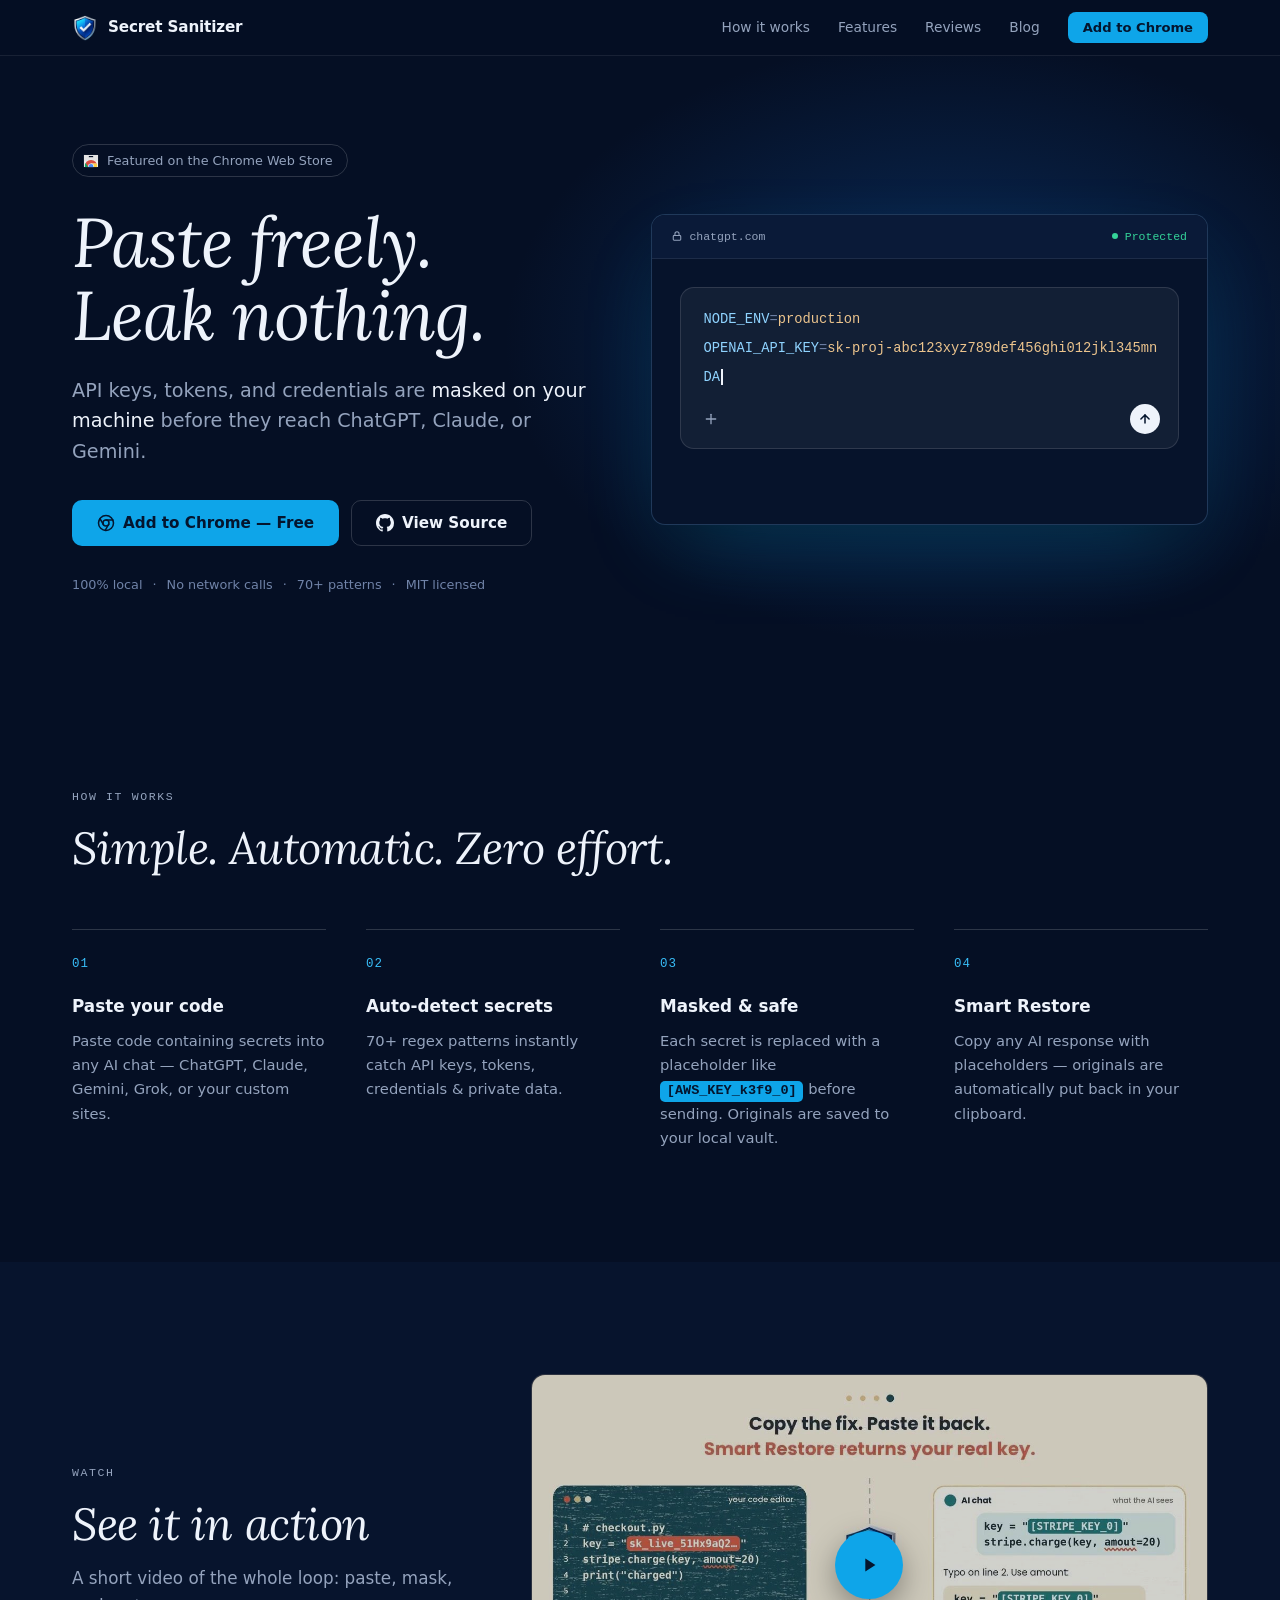
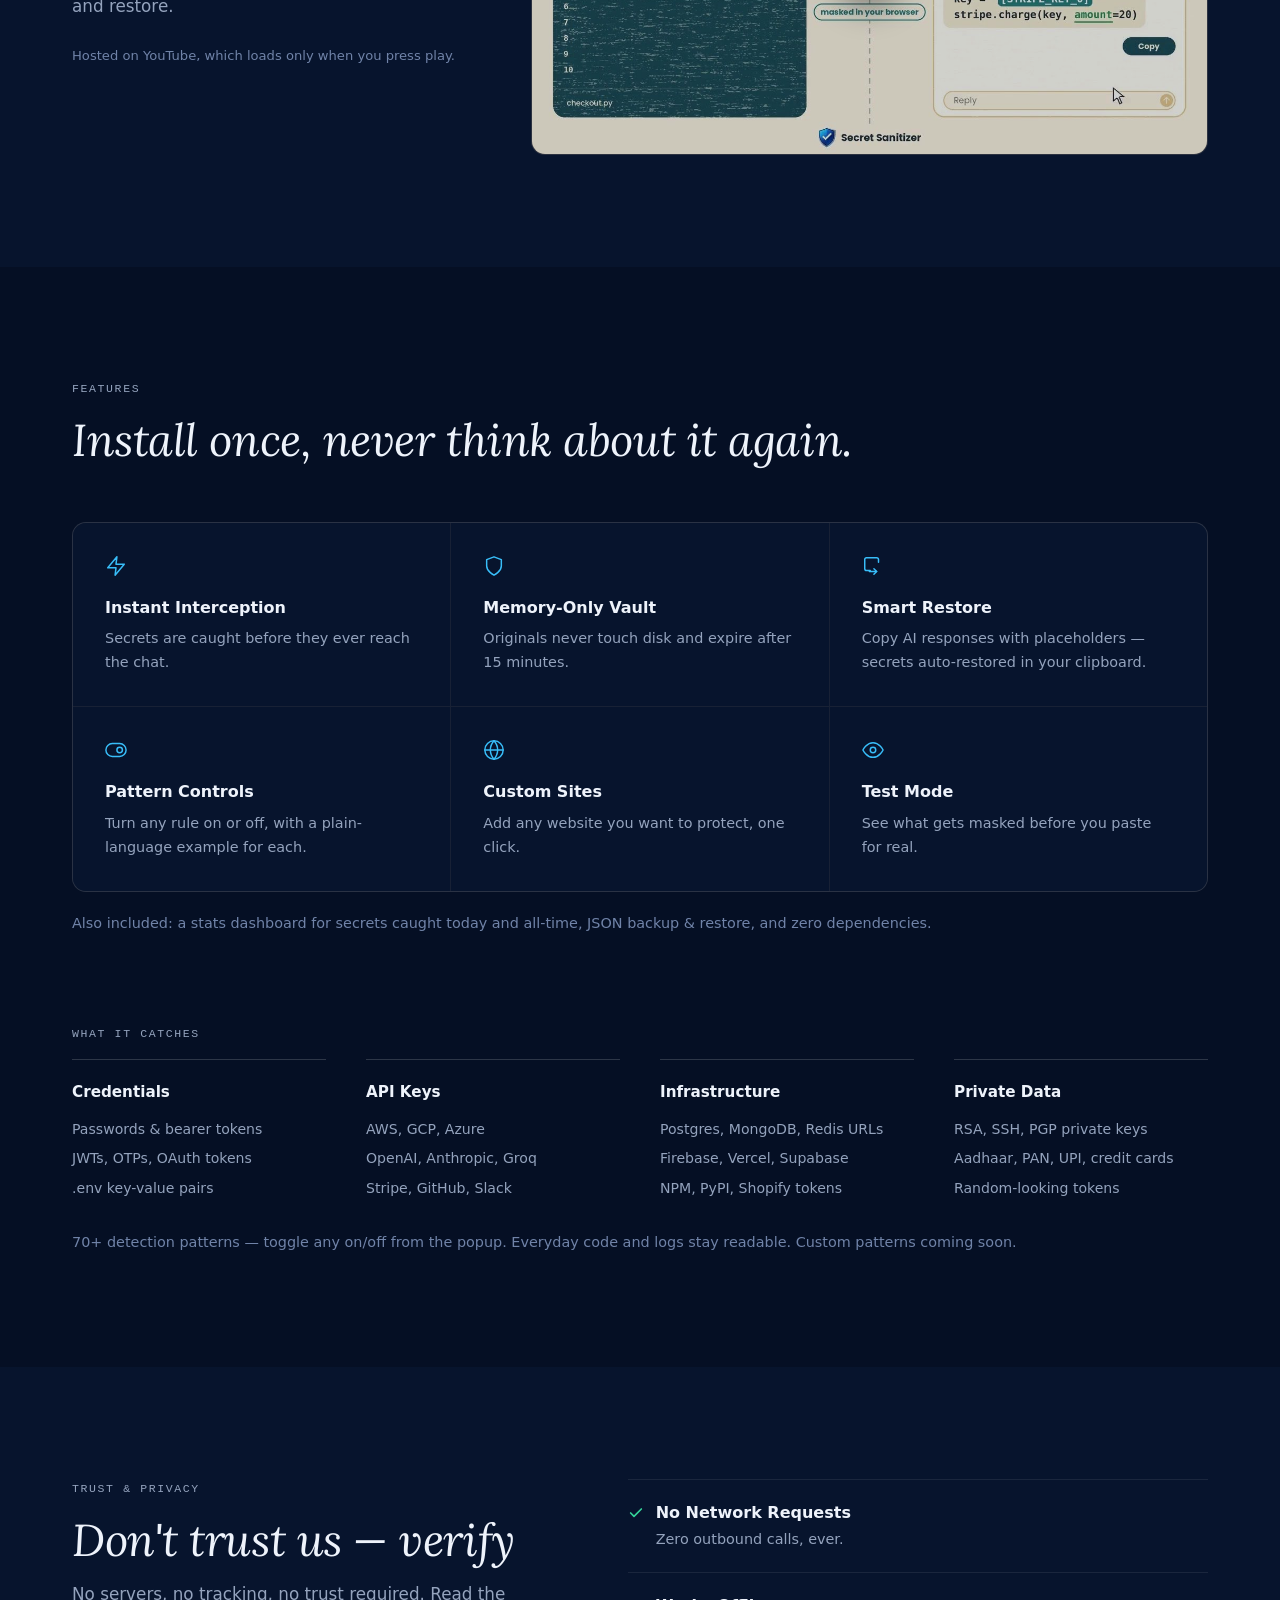
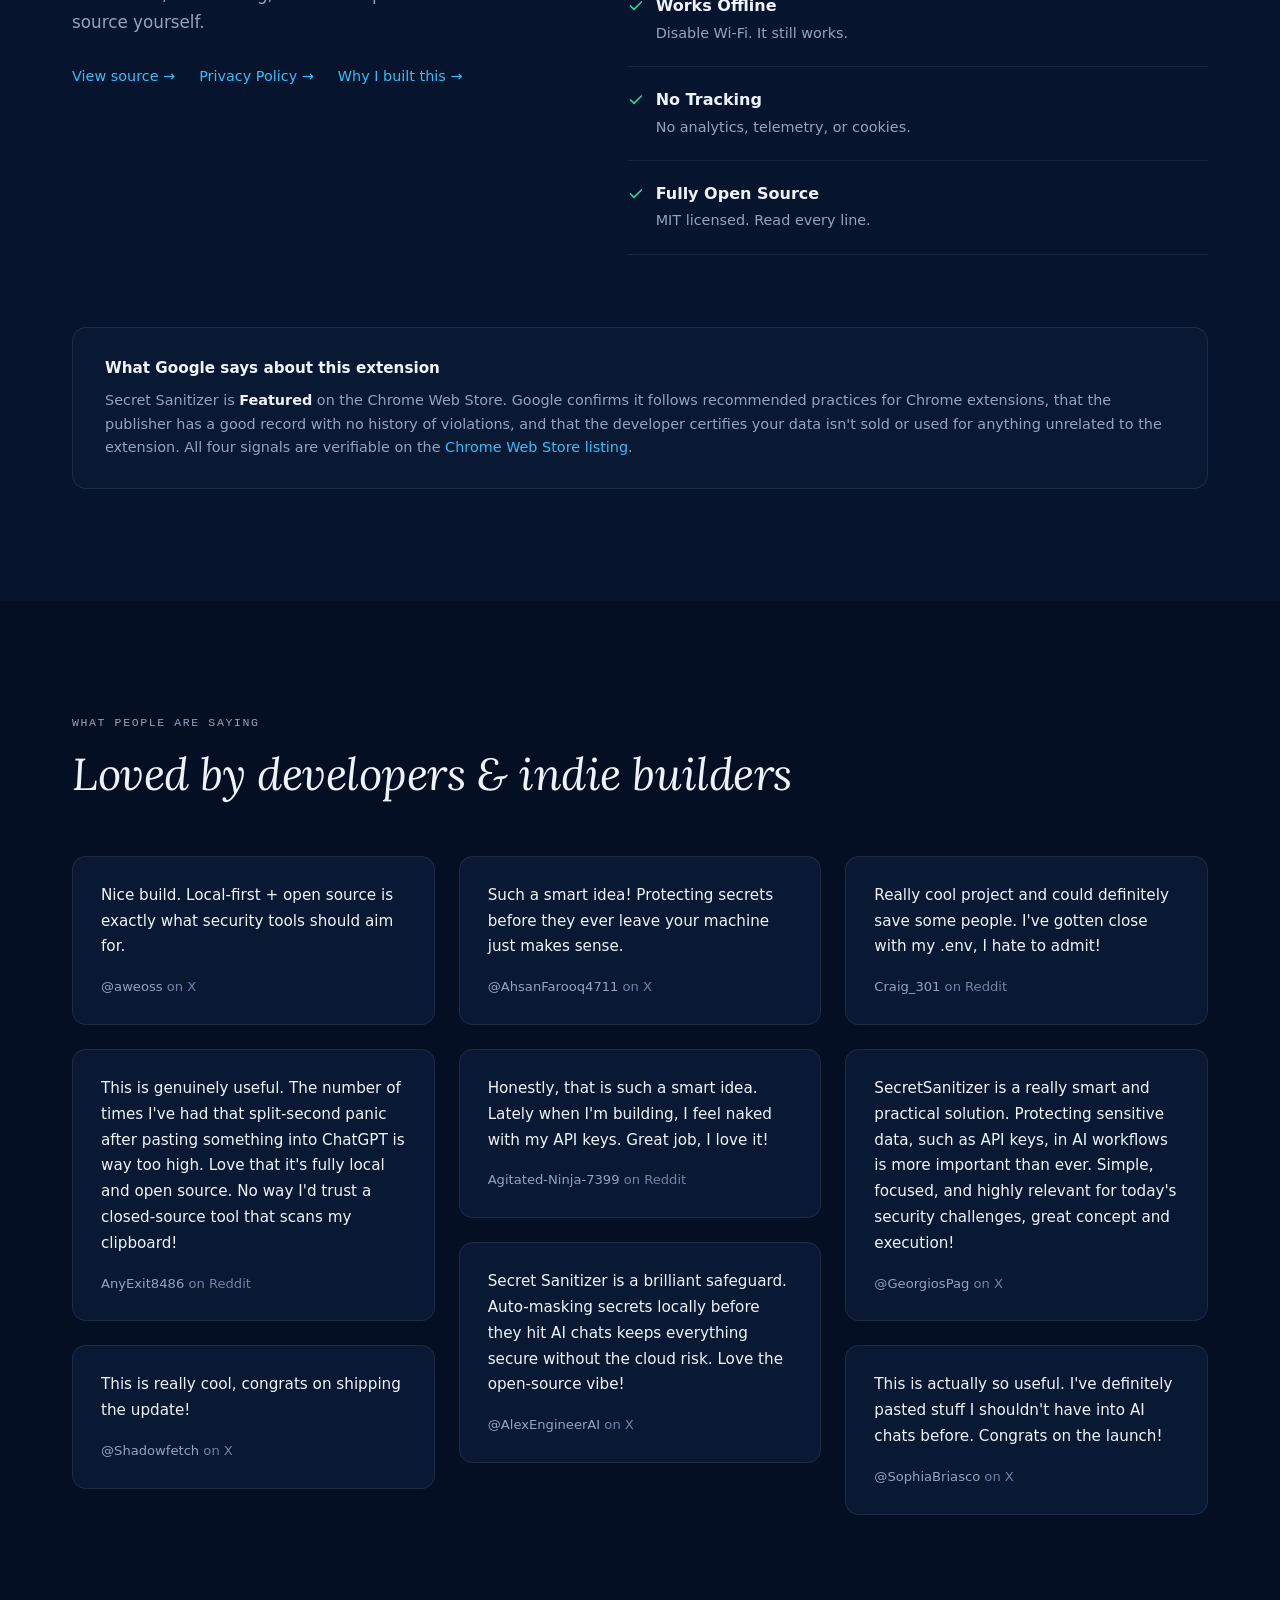
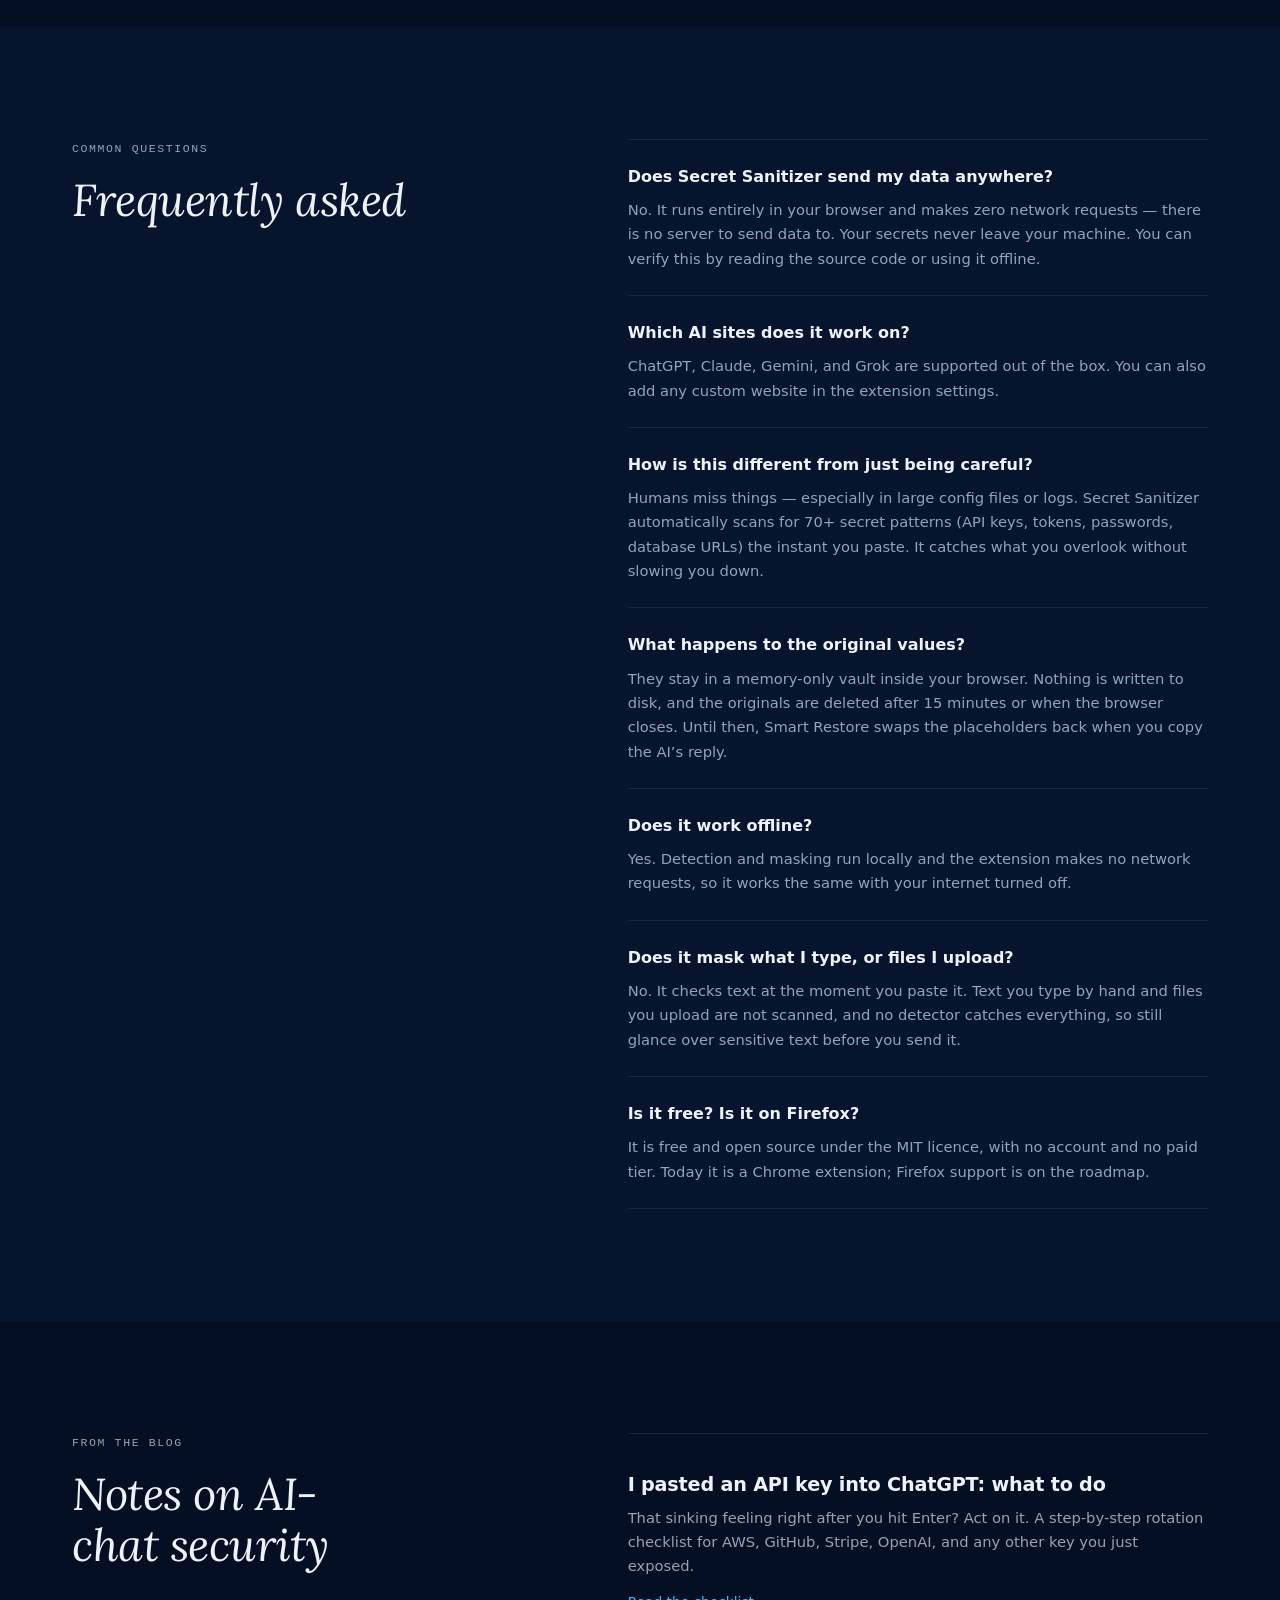
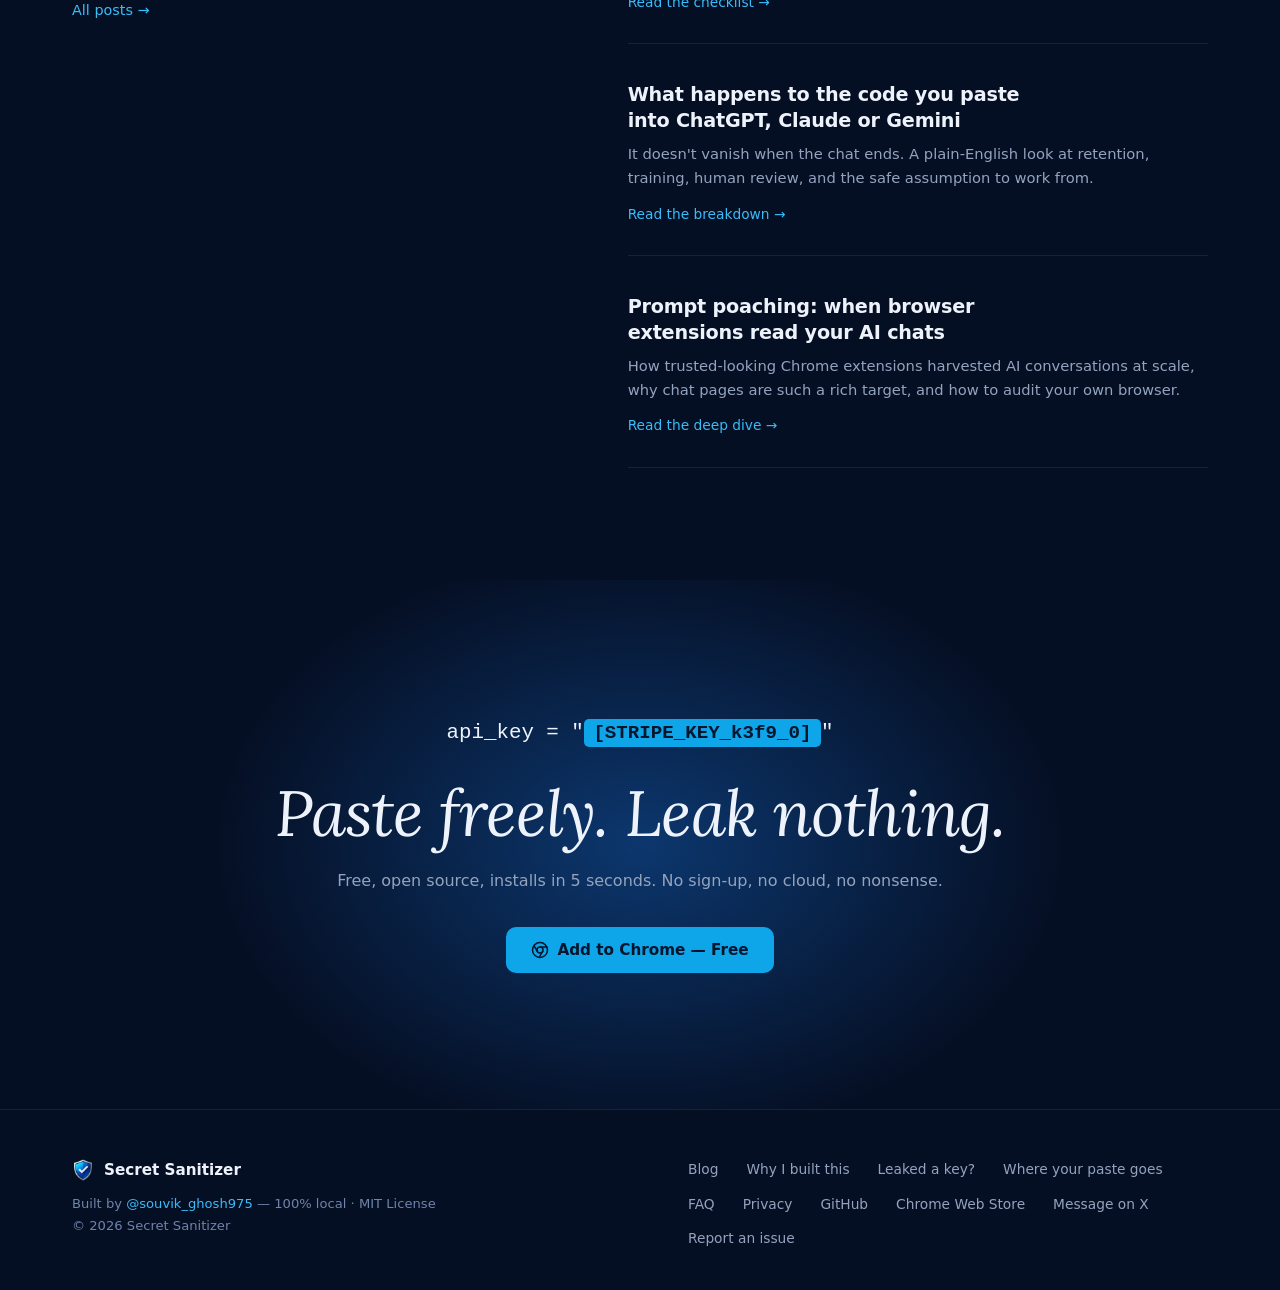
<file: website/index.html>
<!DOCTYPE html>
<html lang="en">
<head>
  <meta charset="UTF-8">
  <meta name="viewport" content="width=device-width, initial-scale=1.0">
  <title>Secret Sanitizer: Mask secrets before they reach AI chats</title>
  <meta name="description" content="Secret Sanitizer masks API keys, passwords and tokens in your browser before they reach ChatGPT, Claude, Gemini or Grok. 70+ patterns, open source, no tracking.">
  <meta name="robots" content="index, follow">
  <meta name="author" content="Souvik Ghosh">
  <link rel="canonical" href="https://secretsanitizer.com/">

  <meta property="og:type" content="website">
  <meta property="og:site_name" content="Secret Sanitizer">
  <meta property="og:title" content="Secret Sanitizer: Mask secrets before they reach AI chats">
  <meta property="og:description" content="API keys, passwords and tokens are masked in your browser before they reach ChatGPT, Claude, Gemini or Grok. 70+ patterns, open source, no tracking.">
  <meta property="og:url" content="https://secretsanitizer.com/">
  <meta property="og:image" content="https://secretsanitizer.com/og-card.jpg">
  <meta property="og:image:width" content="2400">
  <meta property="og:image:height" content="1260">
  <meta property="og:image:type" content="image/jpeg">
  <meta property="og:image:alt" content="Secret Sanitizer masks api_key as [STRIPE_KEY_k3f9_0] — Paste freely. Leak nothing.">
  <meta name="twitter:card" content="summary_large_image">
  <meta name="twitter:site" content="@souvik_ghosh975">
  <meta name="twitter:title" content="Secret Sanitizer: Mask secrets before they reach AI chats">
  <meta name="twitter:description" content="API keys, passwords and tokens are masked in your browser before they reach ChatGPT, Claude, Gemini or Grok. 70+ patterns, open source, no tracking.">
  <meta name="twitter:image" content="https://secretsanitizer.com/og-card.jpg">
  <meta name="twitter:image:alt" content="Secret Sanitizer masks api_key as [STRIPE_KEY_k3f9_0] — Paste freely. Leak nothing.">
  <meta name="twitter:creator" content="@souvik_ghosh975">
  <link rel="icon" type="image/png" href="icon-128.png">
  <meta name="theme-color" content="#050f24">

  <script type="application/ld+json">
  {
    "@context": "https://schema.org",
    "@type": "SoftwareApplication",
    "name": "Secret Sanitizer",
    "applicationCategory": "BrowserApplication",
    "operatingSystem": "Chrome",
    "softwareVersion": "2.4.3",
    "description": "Masks API keys, passwords and tokens in your browser before they reach ChatGPT, Claude, Gemini or Grok. 70+ patterns, open source, no tracking.",
    "url": "https://secretsanitizer.com/",
    "downloadUrl": "https://chromewebstore.google.com/detail/secret-sanitizer/genolcmpopiemhpbdnhkaefllchgekja",
    "author": { "@type": "Person", "name": "Souvik Ghosh", "url": "https://x.com/souvik_ghosh975" },
    "license": "https://opensource.org/licenses/MIT",
    "offers": { "@type": "Offer", "price": "0", "priceCurrency": "USD" }
  }
  </script>

  <script type="application/ld+json">
  {
    "@context": "https://schema.org",
    "@type": "FAQPage",
    "mainEntity": [
      {
        "@type": "Question",
        "name": "Does Secret Sanitizer send my data anywhere?",
        "acceptedAnswer": {
          "@type": "Answer",
          "text": "No. Secret Sanitizer runs entirely in your browser. It makes zero network requests — there is no server to send data to. Your secrets never leave your machine. You can verify this by reading the open-source code or disabling your internet and using it offline."
        }
      },
      {
        "@type": "Question",
        "name": "Which AI sites does it work on?",
        "acceptedAnswer": {
          "@type": "Answer",
          "text": "Secret Sanitizer works on ChatGPT, Claude, Gemini, and Grok out of the box. You can also add any custom website in the extension settings."
        }
      },
      {
        "@type": "Question",
        "name": "How is this different from just being careful?",
        "acceptedAnswer": {
          "@type": "Answer",
          "text": "Humans miss things — especially in large config files or logs. Secret Sanitizer automatically scans for 70+ secret patterns (API keys, tokens, passwords, database URLs) the instant you paste. It catches what you overlook without slowing you down."
        }
      },
      {
        "@type": "Question",
        "name": "What happens to the original values?",
        "acceptedAnswer": {
          "@type": "Answer",
          "text": "They stay in a memory-only vault inside your browser. Nothing is written to disk, and the originals are deleted after 15 minutes or when the browser closes. Until then, Smart Restore swaps the placeholders back when you copy the AI's reply."
        }
      },
      {
        "@type": "Question",
        "name": "Does it work offline?",
        "acceptedAnswer": {
          "@type": "Answer",
          "text": "Yes. Detection and masking run locally and the extension makes no network requests, so it works the same with your internet turned off."
        }
      },
      {
        "@type": "Question",
        "name": "Does it mask what I type, or files I upload?",
        "acceptedAnswer": {
          "@type": "Answer",
          "text": "No. It checks text at the moment you paste it. Text you type by hand and files you upload are not scanned, and no detector catches everything, so still glance over sensitive text before you send it."
        }
      },
      {
        "@type": "Question",
        "name": "Is it free? Is it on Firefox?",
        "acceptedAnswer": {
          "@type": "Answer",
          "text": "It is free and open source under the MIT licence, with no account and no paid tier. Today it is a Chrome extension; Firefox support is on the roadmap."
        }
      }
    ]
  }
  </script>

  <link rel="preload" href="fonts/lora-italic-400.woff2" as="font" type="font/woff2" crossorigin>
  <link rel="stylesheet" href="site.css">
  <style>
    /* ====================== HERO ====================== */
    .hero { position: relative; padding: 88px 0 80px; overflow: hidden; }
    /* Same soft centre glow as the OG card, sitting behind the demo */
    .hero::before {
      content: '';
      position: absolute; inset: 0; z-index: 0;
      background: radial-gradient(ellipse 48% 68% at 74% 46%, var(--glow), transparent 72%);
      opacity: 0.75;
      pointer-events: none;
    }

    .hero-inner {
      position: relative; z-index: 1;
      display: grid;
      grid-template-columns: minmax(0, 1fr) minmax(0, 1.08fr);
      gap: 64px;
      align-items: center;
    }

    .hero-kicker {
      display: inline-flex; align-items: center; gap: 8px;
      margin-bottom: 28px;
      padding: 5px 14px 5px 10px;
      border: 1px solid var(--border-strong); border-radius: 999px;
      font-size: 0.8rem; color: var(--text-muted);
      transition: border-color 0.2s, color 0.2s;
    }
    .hero-kicker:hover { color: var(--text); border-color: rgba(255, 255, 255, 0.32); }
    .hero-kicker img { display: block; }

    .hero-title {
      font-family: var(--serif); font-style: italic; font-weight: 400;
      font-size: clamp(2.7rem, 5.4vw, 4.4rem);
      line-height: 1.06;
      letter-spacing: -0.015em;
      margin-bottom: 24px;
    }

    .hero-tagline {
      font-size: clamp(1.05rem, 1.6vw, 1.2rem);
      color: var(--text-muted);
      line-height: 1.6;
      max-width: 30em;
      margin-bottom: 32px;
    }
    .hero-tagline strong { color: var(--text); font-weight: 500; }

    .hero-buttons { display: flex; gap: 12px; flex-wrap: wrap; margin-bottom: 28px; }

    .hero-trust { list-style: none; display: flex; flex-wrap: wrap; font-size: 0.8rem; color: var(--text-dim); }
    .hero-trust li:not(:last-child)::after { content: '\00B7'; margin: 0 10px; }

    /* ===== LIVE DEMO: one AI chat box. A paste lands, its secrets become placeholders. ===== */
    .demo-chat {
      background: #06132b;
      border: 1px solid rgba(125, 190, 255, 0.22);
      border-radius: var(--radius);
      overflow: hidden;
      box-shadow: 0 32px 80px -24px rgba(14, 165, 233, 0.3), 0 24px 48px -24px rgba(0, 0, 0, 0.7);
    }
    .demo-bar {
      display: flex; align-items: center; justify-content: space-between; gap: 12px;
      padding: 12px 20px;
      background: #0a1a38;
      border-bottom: 1px solid var(--border);
      font-family: var(--mono); font-size: 0.72rem;
    }
    .demo-url { display: inline-flex; align-items: center; gap: 7px; color: var(--text-muted); }
    .demo-status { display: inline-flex; align-items: center; gap: 7px; color: var(--success); }
    .demo-status-dot { width: 6px; height: 6px; border-radius: 50%; background: var(--success); }

    .demo-body { padding: 28px 28px 20px; }
    .demo-composer {
      padding: 18px 18px 14px 22px;
      background: rgba(255, 255, 255, 0.05);
      border: 1px solid rgba(255, 255, 255, 0.12);
      border-radius: 14px;
    }
    .demo-code { min-height: 6.3em; font-family: var(--mono); font-size: 0.86rem; line-height: 2.1; }
    .demo-line { white-space: nowrap; overflow: hidden; text-overflow: ellipsis; }
    .demo-key { color: #8fd3ff; }
    .demo-op { color: var(--text-dim); }
    .demo-val { color: #ecc48d; }
    .demo-placeholder { font-family: var(--font); font-size: 0.95rem; color: var(--text-dim); }
    .caret { display: inline-block; width: 2px; height: 1.15em; margin-right: 6px; vertical-align: text-bottom; background: var(--text); animation: caret 1.1s step-end infinite; }
    .caret.end { margin: 0 0 0 1px; }
    /* Just before masking, each secret is tinted blue for a moment, like a selection */
    .demo-val { transition: background-color 0.2s, box-shadow 0.2s, color 0.2s; border-radius: 4px; }
    .demo-val.found { background: rgba(14, 165, 233, 0.32); box-shadow: 0 0 0 3px rgba(14, 165, 233, 0.32); color: var(--text); }
    @keyframes caret { 50% { opacity: 0; } }

    .demo-actions { display: flex; align-items: center; justify-content: space-between; margin-top: 12px; color: var(--text-muted); }
    .demo-send {
      width: 30px; height: 30px; border-radius: 50%;
      display: flex; align-items: center; justify-content: center;
      background: var(--text); color: var(--primary-ink);
    }

    /* Mirrors the extension's real "N secrets masked · Undo" toast */
    .demo-toast {
      display: flex; align-items: center; gap: 8px;
      width: fit-content; margin: 18px 0 0 auto;
      padding: 7px 8px 7px 12px;
      background: var(--bg-card);
      border: 1px solid var(--border-strong);
      border-radius: 999px;
      font-size: 0.75rem; font-weight: 600; line-height: 1.4;
      opacity: 0; transform: translateY(6px);
      transition: opacity 0.3s ease, transform 0.3s ease;
    }
    .demo-toast.show { opacity: 1; transform: none; }
    .demo-toast svg { color: var(--primary-hover); }
    .demo-undo { padding: 2px 9px; border-radius: 999px; background: rgba(255, 255, 255, 0.1); color: var(--text-muted); font-weight: 500; }

    /* ====================== SECTIONS ====================== */
    .section { padding: 112px 0; }
    .section-alt { background: var(--bg-alt); }
    section[id], footer[id] { scroll-margin-top: 40px; }

    .section-head { max-width: 860px; margin-bottom: 56px; }

    .section-label {
      display: block;
      font-family: var(--mono);
      font-size: 0.72rem;
      font-weight: 500;
      letter-spacing: 0.14em;
      text-transform: uppercase;
      color: var(--text-muted);
      margin-bottom: 16px;
    }

    .section-title {
      font-family: var(--serif); font-style: italic; font-weight: 400;
      font-size: clamp(2rem, 3.8vw, 2.8rem);
      line-height: 1.15;
      letter-spacing: -0.01em;
    }

    .section-sub { margin-top: 16px; font-size: 1.05rem; color: var(--text-muted); max-width: 34em; }

    .text-link { font-size: 0.9rem; font-weight: 500; white-space: nowrap; }

    /* ===== How it works ===== */
    .steps { list-style: none; display: grid; grid-template-columns: repeat(4, 1fr); gap: 40px; }
    .step { border-top: 1px solid var(--border-strong); padding-top: 24px; }
    .step-num { display: block; margin-bottom: 18px; font-family: var(--mono); font-size: 0.78rem; letter-spacing: 0.08em; color: var(--primary-hover); }
    .step h3 { font-size: 1.05rem; font-weight: 600; margin-bottom: 8px; }
    .step p { font-size: 0.92rem; color: var(--text-muted); }

    /* ===== Demo video: YouTube loads only after the poster is clicked ===== */
    .video {
      position: relative; display: block;
      aspect-ratio: 16 / 9;
      border: 1px solid var(--border-strong);
      border-radius: var(--radius);
      overflow: hidden;
      background: var(--bg-inset);
    }
    .video img, .video iframe { position: absolute; inset: 0; width: 100%; height: 100%; border: 0; object-fit: cover; }
    a.video::after { content: ""; position: absolute; inset: 0; background: rgba(5, 15, 36, 0.18); transition: background-color 0.2s; }
    a.video:hover::after { background: rgba(5, 15, 36, 0.06); }
    .video-play {
      position: absolute; top: 50%; left: 50%; z-index: 1;
      width: 68px; height: 68px; margin: -34px 0 0 -34px;
      display: flex; align-items: center; justify-content: center;
      border-radius: 50%;
      background: var(--primary); color: var(--primary-ink);
      box-shadow: 0 10px 30px rgba(0, 0, 0, 0.35);
    }
    .video-note { margin-top: 24px; font-size: 0.82rem; color: var(--text-dim); }

    /* ===== Features ===== */
    /* 1px gaps over a tinted backdrop draw the hairlines between cells */
    .features {
      display: grid; grid-template-columns: repeat(3, 1fr); gap: 1px;
      background: var(--border);
      border: 1px solid var(--border);
      border-radius: var(--radius);
      overflow: hidden;
    }
    .feat { background: var(--bg-alt); padding: 32px; }
    .feat svg { display: block; margin-bottom: 18px; color: var(--primary-hover); }
    .feat h3 { font-size: 1rem; font-weight: 600; margin-bottom: 6px; }
    .feat p { font-size: 0.9rem; color: var(--text-muted); }
    .features-more { margin-top: 20px; font-size: 0.9rem; color: var(--text-dim); }

    .patterns { margin-top: 88px; }
    .patterns-grid { display: grid; grid-template-columns: repeat(4, 1fr); gap: 40px; }
    .pat-col { border-top: 1px solid var(--border-strong); padding-top: 20px; }
    .pat-col h3 { font-size: 0.95rem; font-weight: 600; margin-bottom: 10px; }
    .pat-col ul { list-style: none; }
    .pat-col li { font-size: 0.88rem; color: var(--text-muted); padding: 3px 0; }
    .patterns-note { margin-top: 28px; font-size: 0.9rem; color: var(--text-dim); }

    /* ===== Trust ===== */
    .split { display: grid; grid-template-columns: minmax(0, 5fr) minmax(0, 6fr); gap: 72px; align-items: start; }
    .split .section-head { margin-bottom: 0; }
    #faq .section-head { position: sticky; top: 96px; }
    .split-media { grid-template-columns: minmax(0, 4fr) minmax(0, 7fr); align-items: center; }
    .head-links { display: flex; flex-wrap: wrap; gap: 8px 24px; margin-top: 28px; }

    .checks { list-style: none; border-bottom: 1px solid var(--border); }
    .checks li { display: grid; grid-template-columns: 28px 1fr; padding: 20px 0; border-top: 1px solid var(--border); }
    .checks svg { margin-top: 5px; color: var(--success); }
    .checks strong { display: block; font-size: 1rem; font-weight: 600; }
    .checks span { font-size: 0.9rem; color: var(--text-muted); }

    .note { margin-top: 72px; padding: 28px 32px; }
    .note h3 { font-size: 0.95rem; font-weight: 600; margin-bottom: 8px; }
    .note p { font-size: 0.9rem; color: var(--text-muted); max-width: 76em; }
    .note strong { color: var(--text); font-weight: 600; }

    /* ===== Reviews ===== */
    .quotes { columns: 3; column-gap: 24px; }
    .quote { break-inside: avoid; margin-bottom: 24px; padding: 26px 28px; }
    .quote blockquote { font-size: 0.95rem; color: var(--text); line-height: 1.7; }
    .quote figcaption { margin-top: 16px; font-size: 0.82rem; color: var(--text-dim); }
    .quote figcaption b { color: var(--text-muted); font-weight: 500; }

    /* ===== FAQ ===== */
    .faq { border-bottom: 1px solid var(--border); }
    .faq-item { padding: 24px 0; border-top: 1px solid var(--border); }
    .faq-item h3 { font-size: 1rem; font-weight: 600; margin-bottom: 8px; }
    .faq-item p { font-size: 0.92rem; color: var(--text-muted); }

    /* ===== Closing CTA: the OG card, live ===== */
    .cta {
      padding: 136px 0;
      text-align: center;
      background: radial-gradient(ellipse 46% 78% at 50% 50%, var(--glow), transparent 72%);
    }
    .cta-code { margin-bottom: 28px; font-family: var(--mono); font-size: clamp(0.95rem, 1.9vw, 1.3rem); }
    .cta h2 {
      font-family: var(--serif); font-style: italic; font-weight: 400;
      font-size: clamp(2.3rem, 5.4vw, 4rem);
      line-height: 1.1;
      letter-spacing: -0.015em;
      margin-bottom: 20px;
    }
    .cta p { color: var(--text-muted); margin-bottom: 32px; }

    /* ===== Scroll reveal ===== */
    /* Sections are only hidden once home.js has confirmed it can reveal them, so the page reads fine without script */
    .fade-up { transition: opacity 0.5s ease, transform 0.5s ease; }
    .reveal .fade-up:not(.vis) { opacity: 0; transform: translateY(16px); }

    /* ===== Responsive ===== */
    @media (max-width: 900px) {
      .section { padding: 80px 0; }
      .section-head { margin-bottom: 40px; }
      .hero { padding: 56px 0 72px; }
      .hero-inner { grid-template-columns: 1fr; gap: 48px; }
      .hero::before { background: radial-gradient(ellipse 90% 45% at 50% 78%, var(--glow), transparent 72%); }
      .demo-chat { max-width: 560px; }
      .steps, .patterns-grid { grid-template-columns: repeat(2, 1fr); }
      .features { grid-template-columns: repeat(2, 1fr); }
      .split, .split-media { grid-template-columns: 1fr; gap: 40px; }
      #faq .section-head { position: static; }
      .quotes { columns: 2; }
      .cta { padding: 96px 0; }
    }

    @media (max-width: 560px) {
      .section { padding: 64px 0; }
      .hero { padding: 40px 0 56px; }
      .hero-buttons { flex-direction: column; }
      .hero-buttons .btn { width: 100%; justify-content: center; }
      .demo-body { padding: 16px 16px 14px; }
      .demo-composer { padding: 14px 14px 12px 16px; }
      .demo-code { font-size: 0.72rem; }
      .steps, .patterns-grid, .features { grid-template-columns: 1fr; }
      .steps { gap: 32px; }
      .patterns-grid { gap: 28px; }
      .feat { padding: 24px; }
      .patterns, .note { margin-top: 56px; }
      .note { padding: 24px; }
      .quotes { columns: 1; }
      .cta { padding: 80px 0; }
    }
  </style>
</head>
<body>

  <nav class="navbar">
    <div class="nav-inner">
      <a href="/" class="nav-brand">
        <img src="icon-128.png" alt="" width="26" height="26">
        <span>Secret Sanitizer</span>
      </a>
      <div class="nav-links">
        <a href="#how-it-works">How it works</a>
        <a href="#features">Features</a>
        <a href="#reviews">Reviews</a>
        <a href="/blog/">Blog</a>
        <a href="https://chromewebstore.google.com/detail/secret-sanitizer/genolcmpopiemhpbdnhkaefllchgekja" class="btn btn-primary btn-sm" target="_blank" rel="noopener noreferrer">Add to Chrome</a>
      </div>
    </div>
  </nav>

  <!-- ======================== HERO ======================== -->
  <section class="hero">
    <div class="container">
      <div class="hero-inner">

        <div>
          <a href="https://chromewebstore.google.com/detail/secret-sanitizer/genolcmpopiemhpbdnhkaefllchgekja" class="hero-kicker" target="_blank" rel="noopener noreferrer">
            <img src="cws-logo.svg" alt="" width="16" height="16">
            Featured on the Chrome Web Store
          </a>

          <h1 class="hero-title">Paste freely.<br>Leak nothing.</h1>

          <p class="hero-tagline">API keys, tokens, and credentials are <strong>masked on your machine</strong> before they reach ChatGPT, Claude, or Gemini.</p>

          <div class="hero-buttons">
            <a href="https://chromewebstore.google.com/detail/secret-sanitizer/genolcmpopiemhpbdnhkaefllchgekja" class="btn btn-primary" target="_blank" rel="noopener noreferrer">
              <svg width="18" height="18" viewBox="0 0 24 24" fill="none" stroke="currentColor" stroke-width="2" stroke-linecap="round" stroke-linejoin="round" aria-hidden="true"><circle cx="12" cy="12" r="10"/><circle cx="12" cy="12" r="4"/><line x1="21.17" y1="8" x2="12" y2="8"/><line x1="3.95" y1="6.06" x2="8.54" y2="14"/><line x1="10.88" y1="21.94" x2="15.46" y2="14"/></svg>
              Add to Chrome &mdash; Free
            </a>
            <a href="https://github.com/souvikghosh957/secret-sanitizer-extension" class="btn btn-ghost" target="_blank" rel="noopener noreferrer">
              <svg width="18" height="18" viewBox="0 0 24 24" fill="currentColor" aria-hidden="true"><path d="M12 0C5.37 0 0 5.37 0 12c0 5.31 3.435 9.795 8.205 11.385.6.105.825-.255.825-.57 0-.285-.015-1.23-.015-2.235-3.015.555-3.795-.735-4.035-1.41-.135-.345-.72-1.41-1.23-1.695-.42-.225-1.02-.78-.015-.795.945-.015 1.62.87 1.845 1.23 1.08 1.815 2.805 1.305 3.495.99.105-.78.42-1.305.765-1.605-2.67-.3-5.46-1.335-5.46-5.925 0-1.305.465-2.385 1.23-3.225-.12-.3-.54-1.53.12-3.18 0 0 1.005-.315 3.3 1.23.96-.27 1.98-.405 3-.405s2.04.135 3 .405c2.295-1.56 3.3-1.23 3.3-1.23.66 1.65.24 2.88.12 3.18.765.84 1.23 1.905 1.23 3.225 0 4.605-2.805 5.625-5.475 5.925.435.375.81 1.095.81 2.22 0 1.605-.015 2.895-.015 3.3 0 .315.225.69.825.57A12.02 12.02 0 0024 12c0-6.63-5.37-12-12-12z"/></svg>
              View Source
            </a>
          </div>

          <ul class="hero-trust">
            <li>100% local</li>
            <li>No network calls</li>
            <li>70+ patterns</li>
            <li>MIT licensed</li>
          </ul>
        </div>

        <!-- Live demo. The static markup is the finished state, so it reads correctly before (or without) script. -->
        <div class="demo-chat" role="img" aria-label="Demo: a .env file pasted into ChatGPT. The two secrets are replaced with placeholders such as [OPENAI_KEY_k3f9_0]; the ordinary line is left alone.">
          <div class="demo-bar">
            <span class="demo-url">
              <svg width="10" height="10" viewBox="0 0 24 24" fill="none" stroke="currentColor" stroke-width="2.5" stroke-linecap="round" stroke-linejoin="round"><rect x="3" y="11" width="18" height="11" rx="2"/><path d="M7 11V7a5 5 0 0110 0v4"/></svg>
              <span id="demo-title">chatgpt.com</span>
            </span>
            <span class="demo-status"><span class="demo-status-dot"></span>Protected</span>
          </div>
          <div class="demo-body">
            <div class="demo-composer">
              <div class="demo-code" id="demo-lines">
                <div class="demo-line"><span class="demo-key">NODE_ENV</span><span class="demo-op">=</span><span class="demo-val">production</span></div>
                <div class="demo-line"><span class="demo-key">OPENAI_API_KEY</span><span class="demo-op">=</span><span class="chip">[OPENAI_KEY_k3f9_0]</span></div>
                <div class="demo-line"><span class="demo-key">DATABASE_URL</span><span class="demo-op">=</span><span class="chip">[DB_CONN_k3f9_1]</span></div>
              </div>
              <div class="demo-actions">
                <svg width="16" height="16" viewBox="0 0 24 24" fill="none" stroke="currentColor" stroke-width="2" stroke-linecap="round"><line x1="12" y1="5" x2="12" y2="19"/><line x1="5" y1="12" x2="19" y2="12"/></svg>
                <span class="demo-send"><svg width="14" height="14" viewBox="0 0 24 24" fill="none" stroke="currentColor" stroke-width="2.6" stroke-linecap="round" stroke-linejoin="round"><line x1="12" y1="19" x2="12" y2="5"/><polyline points="5 12 12 5 19 12"/></svg></span>
              </div>
            </div>
            <div class="demo-toast show" id="demo-toast">
              <svg width="14" height="14" viewBox="0 0 24 24" fill="none" stroke="currentColor" stroke-width="2.2" stroke-linecap="round" stroke-linejoin="round"><path d="M12 22s8-4 8-10V5l-8-3-8 3v7c0 6 8 10 8 10z"/><path d="M9 12l2 2 4-4"/></svg>
              <span id="toast-text">2 secrets masked</span>
              <span class="demo-undo">Undo</span>
            </div>
          </div>
        </div>

      </div>
    </div>
  </section>

  <main>

    <!-- ======================== HOW IT WORKS ======================== -->
    <section class="section" id="how-it-works">
      <div class="container fade-up">
        <div class="section-head">
          <span class="section-label">How it works</span>
          <h2 class="section-title">Simple. Automatic. Zero effort.</h2>
        </div>
        <ol class="steps">
          <li class="step">
            <span class="step-num">01</span>
            <h3>Paste your code</h3>
            <p>Paste code containing secrets into any AI chat &mdash; ChatGPT, Claude, Gemini, Grok, or your custom sites.</p>
          </li>
          <li class="step">
            <span class="step-num">02</span>
            <h3>Auto-detect secrets</h3>
            <p>70+ regex patterns instantly catch API keys, tokens, credentials &amp; private data.</p>
          </li>
          <li class="step">
            <span class="step-num">03</span>
            <h3>Masked &amp; safe</h3>
            <p>Each secret is replaced with a placeholder like <span class="chip">[AWS_KEY_k3f9_0]</span> before sending. Originals are saved to your local vault.</p>
          </li>
          <li class="step">
            <span class="step-num">04</span>
            <h3>Smart Restore</h3>
            <p>Copy any AI response with placeholders &mdash; originals are automatically put back in your clipboard.</p>
          </li>
        </ol>
      </div>
    </section>

    <!-- ======================== DEMO VIDEO ======================== -->
    <section class="section section-alt" id="video">
      <div class="container fade-up">
        <div class="split split-media">
          <div class="section-head">
            <span class="section-label">Watch</span>
            <h2 class="section-title">See it in action</h2>
            <p class="section-sub">A short video of the whole loop: paste, mask, and restore.</p>
            <p class="video-note">Hosted on YouTube, which loads only when you press play.</p>
          </div>
          <a class="video" id="video-player" href="https://www.youtube.com/watch?v=QP6XshUrCm4" target="_blank" rel="noopener noreferrer" aria-label="Play the Secret Sanitizer demo video">
            <img src="demo-poster.jpg" alt="Secret Sanitizer replacing an API key with a placeholder as it is pasted into an AI chat" width="1280" height="720" loading="lazy" decoding="async">
            <span class="video-play"><svg width="22" height="22" viewBox="0 0 24 24" fill="currentColor" aria-hidden="true"><path d="M8 5v14l11-7z"/></svg></span>
          </a>
        </div>
      </div>
    </section>

    <!-- ======================== FEATURES + PATTERNS ======================== -->
    <section class="section" id="features">
      <div class="container fade-up">
        <div class="section-head">
          <span class="section-label">Features</span>
          <h2 class="section-title">Install once, never think about it again.</h2>
        </div>

        <div class="features">
          <div class="feat">
            <svg width="22" height="22" viewBox="0 0 24 24" fill="none" stroke="currentColor" stroke-width="1.6" stroke-linecap="round" stroke-linejoin="round" aria-hidden="true"><polygon points="13 2 3 14 12 14 11 22 21 10 12 10 13 2"/></svg>
            <h3>Instant Interception</h3>
            <p>Secrets are caught before they ever reach the chat.</p>
          </div>
          <div class="feat">
            <svg width="22" height="22" viewBox="0 0 24 24" fill="none" stroke="currentColor" stroke-width="1.6" stroke-linecap="round" stroke-linejoin="round" aria-hidden="true"><path d="M12 22s8-4 8-10V5l-8-3-8 3v7c0 6 8 10 8 10z"/></svg>
            <h3>Memory-Only Vault</h3>
            <p>Originals never touch disk and expire after 15 minutes.</p>
          </div>
          <div class="feat">
            <svg width="22" height="22" viewBox="0 0 24 24" fill="none" stroke="currentColor" stroke-width="1.6" stroke-linecap="round" stroke-linejoin="round" aria-hidden="true"><path d="M9 17H5a2 2 0 01-2-2V5a2 2 0 012-2h11a2 2 0 012 2v3"/><path d="M13 21l3-3-3-3"/><path d="M16 18H8"/></svg>
            <h3>Smart Restore</h3>
            <p>Copy AI responses with placeholders &mdash; secrets auto-restored in your clipboard.</p>
          </div>
          <div class="feat">
            <svg width="22" height="22" viewBox="0 0 24 24" fill="none" stroke="currentColor" stroke-width="1.6" stroke-linecap="round" stroke-linejoin="round" aria-hidden="true"><rect x="1" y="5" width="22" height="14" rx="7" ry="7"/><circle cx="16" cy="12" r="3"/></svg>
            <h3>Pattern Controls</h3>
            <p>Turn any rule on or off, with a plain-language example for each.</p>
          </div>
          <div class="feat">
            <svg width="22" height="22" viewBox="0 0 24 24" fill="none" stroke="currentColor" stroke-width="1.6" stroke-linecap="round" stroke-linejoin="round" aria-hidden="true"><circle cx="12" cy="12" r="10"/><line x1="2" y1="12" x2="22" y2="12"/><path d="M12 2a15.3 15.3 0 014 10 15.3 15.3 0 01-4 10 15.3 15.3 0 01-4-10 15.3 15.3 0 014-10z"/></svg>
            <h3>Custom Sites</h3>
            <p>Add any website you want to protect, one click.</p>
          </div>
          <div class="feat">
            <svg width="22" height="22" viewBox="0 0 24 24" fill="none" stroke="currentColor" stroke-width="1.6" stroke-linecap="round" stroke-linejoin="round" aria-hidden="true"><path d="M1 12s4-8 11-8 11 8 11 8-4 8-11 8-11-8-11-8z"/><circle cx="12" cy="12" r="3"/></svg>
            <h3>Test Mode</h3>
            <p>See what gets masked before you paste for real.</p>
          </div>
        </div>
        <p class="features-more">Also included: a stats dashboard for secrets caught today and all-time, JSON backup &amp; restore, and zero dependencies.</p>

        <div class="patterns">
          <span class="section-label">What it catches</span>
          <div class="patterns-grid">
            <div class="pat-col">
              <h3>Credentials</h3>
              <ul>
                <li>Passwords &amp; bearer tokens</li>
                <li>JWTs, OTPs, OAuth tokens</li>
                <li>.env key-value pairs</li>
              </ul>
            </div>
            <div class="pat-col">
              <h3>API Keys</h3>
              <ul>
                <li>AWS, GCP, Azure</li>
                <li>OpenAI, Anthropic, Groq</li>
                <li>Stripe, GitHub, Slack</li>
              </ul>
            </div>
            <div class="pat-col">
              <h3>Infrastructure</h3>
              <ul>
                <li>Postgres, MongoDB, Redis URLs</li>
                <li>Firebase, Vercel, Supabase</li>
                <li>NPM, PyPI, Shopify tokens</li>
              </ul>
            </div>
            <div class="pat-col">
              <h3>Private Data</h3>
              <ul>
                <li>RSA, SSH, PGP private keys</li>
                <li>Aadhaar, PAN, UPI, credit cards</li>
                <li>Random-looking tokens</li>
              </ul>
            </div>
          </div>
          <p class="patterns-note">70+ detection patterns &mdash; toggle any on/off from the popup. Everyday code and logs stay readable. Custom patterns coming soon.</p>
        </div>
      </div>
    </section>

    <!-- ======================== TRUST ======================== -->
    <section class="section section-alt" id="trust">
      <div class="container fade-up">
        <div class="split">
          <div class="section-head">
            <span class="section-label">Trust &amp; Privacy</span>
            <h2 class="section-title">Don't trust us &mdash; verify</h2>
            <p class="section-sub">No servers, no tracking, no trust required. Read the source yourself.</p>
            <div class="head-links">
              <a class="text-link" href="https://github.com/souvikghosh957/secret-sanitizer-extension" target="_blank" rel="noopener noreferrer">View source &rarr;</a>
              <a class="text-link" href="/privacy">Privacy Policy &rarr;</a>
              <a class="text-link" href="/blog/why-i-built-secret-sanitizer">Why I built this &rarr;</a>
            </div>
          </div>
          <ul class="checks">
            <li><svg width="16" height="16" viewBox="0 0 24 24" fill="none" stroke="currentColor" stroke-width="2.5" stroke-linecap="round" stroke-linejoin="round" aria-hidden="true"><polyline points="20 6 9 17 4 12"/></svg><div><strong>No Network Requests</strong><span>Zero outbound calls, ever.</span></div></li>
            <li><svg width="16" height="16" viewBox="0 0 24 24" fill="none" stroke="currentColor" stroke-width="2.5" stroke-linecap="round" stroke-linejoin="round" aria-hidden="true"><polyline points="20 6 9 17 4 12"/></svg><div><strong>Works Offline</strong><span>Disable Wi-Fi. It still works.</span></div></li>
            <li><svg width="16" height="16" viewBox="0 0 24 24" fill="none" stroke="currentColor" stroke-width="2.5" stroke-linecap="round" stroke-linejoin="round" aria-hidden="true"><polyline points="20 6 9 17 4 12"/></svg><div><strong>No Tracking</strong><span>No analytics, telemetry, or cookies.</span></div></li>
            <li><svg width="16" height="16" viewBox="0 0 24 24" fill="none" stroke="currentColor" stroke-width="2.5" stroke-linecap="round" stroke-linejoin="round" aria-hidden="true"><polyline points="20 6 9 17 4 12"/></svg><div><strong>Fully Open Source</strong><span>MIT licensed. Read every line.</span></div></li>
          </ul>
        </div>

        <div class="note card">
          <h3>What Google says about this extension</h3>
          <p>Secret Sanitizer is <strong>Featured</strong> on the Chrome Web Store. Google confirms it follows recommended practices for Chrome extensions, that the publisher has a good record with no history of violations, and that the developer certifies your data isn't sold or used for anything unrelated to the extension. All four signals are verifiable on the <a href="https://chromewebstore.google.com/detail/secret-sanitizer/genolcmpopiemhpbdnhkaefllchgekja" target="_blank" rel="noopener noreferrer">Chrome Web Store listing</a>.</p>
        </div>
      </div>
    </section>

    <!-- ======================== REVIEWS ======================== -->
    <section class="section" id="reviews">
      <div class="container fade-up">
        <div class="section-head">
          <span class="section-label">What people are saying</span>
          <h2 class="section-title">Loved by developers &amp; indie builders</h2>
        </div>
        <div class="quotes">
          <figure class="quote card">
            <blockquote>Nice build. Local-first + open source is exactly what security tools should aim for.</blockquote>
            <figcaption><b>@aweoss</b> on X</figcaption>
          </figure>
          <figure class="quote card">
            <blockquote>This is genuinely useful. The number of times I've had that split-second panic after pasting something into ChatGPT is way too high. Love that it's fully local and open source. No way I'd trust a closed-source tool that scans my clipboard!</blockquote>
            <figcaption><b>AnyExit8486</b> on Reddit</figcaption>
          </figure>
          <figure class="quote card">
            <blockquote>This is really cool, congrats on shipping the update!</blockquote>
            <figcaption><b>@Shadowfetch</b> on X</figcaption>
          </figure>
          <figure class="quote card">
            <blockquote>Such a smart idea! Protecting secrets before they ever leave your machine just makes sense.</blockquote>
            <figcaption><b>@AhsanFarooq4711</b> on X</figcaption>
          </figure>
          <figure class="quote card">
            <blockquote>Honestly, that is such a smart idea. Lately when I'm building, I feel naked with my API keys. Great job, I love it!</blockquote>
            <figcaption><b>Agitated-Ninja-7399</b> on Reddit</figcaption>
          </figure>
          <figure class="quote card">
            <blockquote>Secret Sanitizer is a brilliant safeguard. Auto-masking secrets locally before they hit AI chats keeps everything secure without the cloud risk. Love the open-source vibe!</blockquote>
            <figcaption><b>@AlexEngineerAI</b> on X</figcaption>
          </figure>
          <figure class="quote card">
            <blockquote>Really cool project and could definitely save some people. I've gotten close with my .env, I hate to admit!</blockquote>
            <figcaption><b>Craig_301</b> on Reddit</figcaption>
          </figure>
          <figure class="quote card">
            <blockquote>SecretSanitizer is a really smart and practical solution. Protecting sensitive data, such as API keys, in AI workflows is more important than ever. Simple, focused, and highly relevant for today's security challenges, great concept and execution!</blockquote>
            <figcaption><b>@GeorgiosPag</b> on X</figcaption>
          </figure>
          <figure class="quote card">
            <blockquote>This is actually so useful. I've definitely pasted stuff I shouldn't have into AI chats before. Congrats on the launch!</blockquote>
            <figcaption><b>@SophiaBriasco</b> on X</figcaption>
          </figure>
        </div>
      </div>
    </section>

    <!-- ======================== FAQ ======================== -->
    <section class="section section-alt" id="faq">
      <div class="container fade-up">
        <div class="split">
          <div class="section-head">
            <span class="section-label">Common questions</span>
            <h2 class="section-title">Frequently asked</h2>
          </div>
          <div class="faq">
            <div class="faq-item">
              <h3>Does Secret Sanitizer send my data anywhere?</h3>
              <p>No. It runs entirely in your browser and makes zero network requests &mdash; there is no server to send data to. Your secrets never leave your machine. You can verify this by reading the source code or using it offline.</p>
            </div>
            <div class="faq-item">
              <h3>Which AI sites does it work on?</h3>
              <p>ChatGPT, Claude, Gemini, and Grok are supported out of the box. You can also add any custom website in the extension settings.</p>
            </div>
            <div class="faq-item">
              <h3>How is this different from just being careful?</h3>
              <p>Humans miss things &mdash; especially in large config files or logs. Secret Sanitizer automatically scans for 70+ secret patterns (API keys, tokens, passwords, database URLs) the instant you paste. It catches what you overlook without slowing you down.</p>
            </div>
            <div class="faq-item">
              <h3>What happens to the original values?</h3>
              <p>They stay in a memory-only vault inside your browser. Nothing is written to disk, and the originals are deleted after 15 minutes or when the browser closes. Until then, Smart Restore swaps the placeholders back when you copy the AI&rsquo;s reply.</p>
            </div>
            <div class="faq-item">
              <h3>Does it work offline?</h3>
              <p>Yes. Detection and masking run locally and the extension makes no network requests, so it works the same with your internet turned off.</p>
            </div>
            <div class="faq-item">
              <h3>Does it mask what I type, or files I upload?</h3>
              <p>No. It checks text at the moment you paste it. Text you type by hand and files you upload are not scanned, and no detector catches everything, so still glance over sensitive text before you send it.</p>
            </div>
            <div class="faq-item">
              <h3>Is it free? Is it on Firefox?</h3>
              <p>It is free and open source under the MIT licence, with no account and no paid tier. Today it is a Chrome extension; Firefox support is on the roadmap.</p>
            </div>
          </div>
        </div>
      </div>
    </section>

    <!-- ======================== BLOG ======================== -->
    <section class="section" id="blog">
      <div class="container fade-up">
        <div class="split">
          <div class="section-head">
            <span class="section-label">From the blog</span>
            <h2 class="section-title">Notes on AI-chat security</h2>
            <div class="head-links">
              <a class="text-link" href="/blog/">All posts &rarr;</a>
            </div>
          </div>
          <div>
            <a class="post-card" href="/blog/pasted-api-key-into-chatgpt">
              <h3>I pasted an API key into ChatGPT: what to do</h3>
              <p>That sinking feeling right after you hit Enter? Act on it. A step-by-step rotation checklist for AWS, GitHub, Stripe, OpenAI, and any other key you just exposed.</p>
              <span class="post-more">Read the checklist &rarr;</span>
            </a>
            <a class="post-card" href="/blog/what-happens-to-data-you-paste-into-ai">
              <h3>What happens to the code you paste into ChatGPT, Claude or Gemini</h3>
              <p>It doesn't vanish when the chat ends. A plain-English look at retention, training, human review, and the safe assumption to work from.</p>
              <span class="post-more">Read the breakdown &rarr;</span>
            </a>
            <a class="post-card" href="/blog/prompt-poaching">
              <h3>Prompt poaching: when browser extensions read your AI chats</h3>
              <p>How trusted-looking Chrome extensions harvested AI conversations at scale, why chat pages are such a rich target, and how to audit your own browser.</p>
              <span class="post-more">Read the deep dive &rarr;</span>
            </a>
          </div>
        </div>
      </div>
    </section>

    <!-- ======================== CTA ======================== -->
    <section class="cta">
      <div class="container fade-up">
        <div class="cta-code" aria-hidden="true">api_key = "<span class="chip">[STRIPE_KEY_k3f9_0]</span>"</div>
        <h2>Paste freely. Leak nothing.</h2>
        <p>Free, open source, installs in 5 seconds. No sign-up, no cloud, no nonsense.</p>
        <a href="https://chromewebstore.google.com/detail/secret-sanitizer/genolcmpopiemhpbdnhkaefllchgekja" class="btn btn-primary" target="_blank" rel="noopener noreferrer">
          <svg width="18" height="18" viewBox="0 0 24 24" fill="none" stroke="currentColor" stroke-width="2" stroke-linecap="round" stroke-linejoin="round" aria-hidden="true"><circle cx="12" cy="12" r="10"/><circle cx="12" cy="12" r="4"/><line x1="21.17" y1="8" x2="12" y2="8"/><line x1="3.95" y1="6.06" x2="8.54" y2="14"/><line x1="10.88" y1="21.94" x2="15.46" y2="14"/></svg>
          Add to Chrome &mdash; Free
        </a>
      </div>
    </section>

  </main>

  <footer class="site-footer" id="contact">
    <div class="footer-inner">
      <div>
        <a href="/" class="footer-brand"><img src="icon-128.png" alt="" width="22" height="22">Secret Sanitizer</a>
        <p class="footer-credit">Built by <a href="https://x.com/souvik_ghosh975" target="_blank" rel="noopener noreferrer">@souvik_ghosh975</a> &mdash; 100% local &middot; MIT License</p>
        <p class="footer-credit">&copy; 2026 Secret Sanitizer</p>
      </div>
      <nav class="footer-links" aria-label="Footer">
        <a href="/blog/">Blog</a>
        <a href="/blog/why-i-built-secret-sanitizer">Why I built this</a>
        <a href="/blog/pasted-api-key-into-chatgpt">Leaked a key?</a>
        <a href="/blog/what-happens-to-data-you-paste-into-ai">Where your paste goes</a>
        <a href="#faq">FAQ</a>
        <a href="/privacy">Privacy</a>
        <a href="https://github.com/souvikghosh957/secret-sanitizer-extension" target="_blank" rel="noopener noreferrer">GitHub</a>
        <a href="https://chromewebstore.google.com/detail/secret-sanitizer/genolcmpopiemhpbdnhkaefllchgekja" target="_blank" rel="noopener noreferrer">Chrome Web Store</a>
        <a href="https://x.com/souvik_ghosh975" target="_blank" rel="noopener noreferrer">Message on X</a>
        <a href="https://github.com/souvikghosh957/secret-sanitizer-extension/issues" target="_blank" rel="noopener noreferrer">Report an issue</a>
      </nav>
    </div>
  </footer>

  <script src="home.js" defer></script>
</body>
</html>
</file>
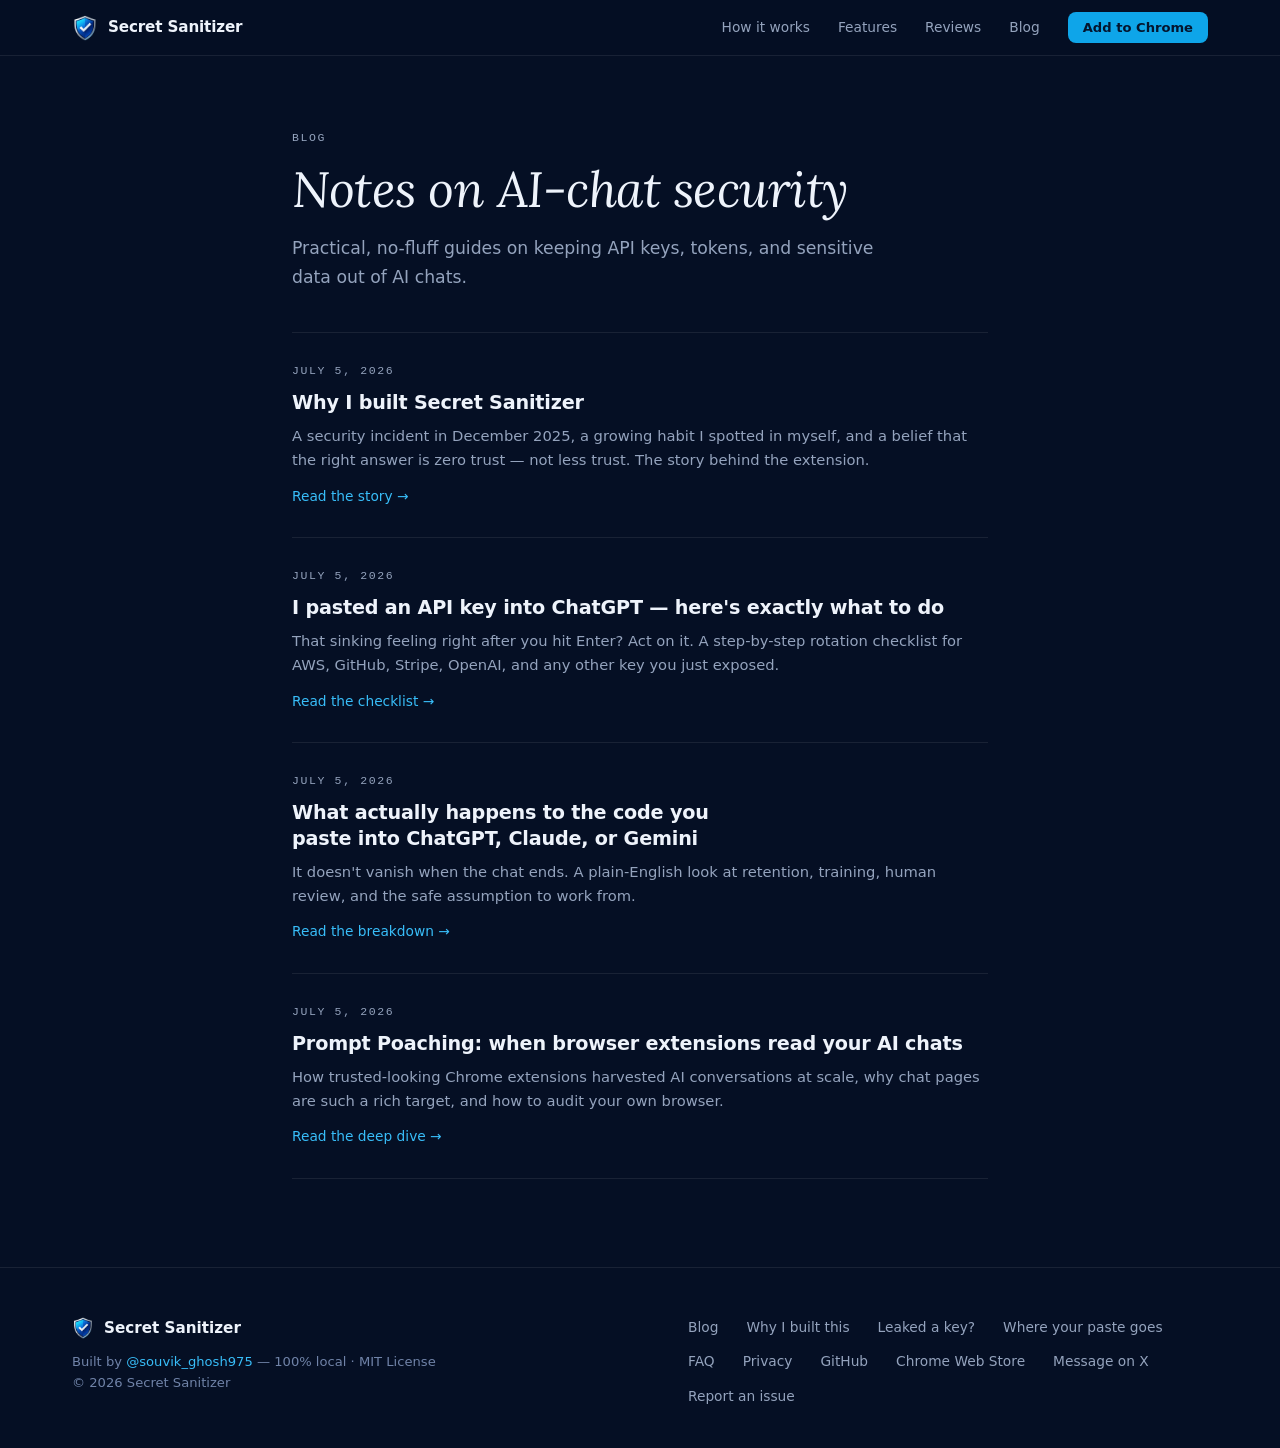
<file: website/blog/index.html>
<!DOCTYPE html>
<html lang="en">
<head>
  <meta charset="UTF-8">
  <meta name="viewport" content="width=device-width, initial-scale=1.0">
  <title>Blog — Secret Sanitizer | Notes on AI-Chat Security</title>
  <meta name="description" content="Practical guides on keeping API keys, tokens, and sensitive data out of AI chats — key rotation, data retention, and browser extension security.">
  <meta name="robots" content="index, follow">
  <meta name="author" content="Souvik Ghosh">
  <link rel="canonical" href="https://secretsanitizer.com/blog/">

  <meta property="og:type" content="website">
  <meta property="og:site_name" content="Secret Sanitizer">
  <meta property="og:title" content="Secret Sanitizer Blog — Notes on AI-Chat Security">
  <meta property="og:description" content="Practical guides on keeping API keys, tokens, and sensitive data out of AI chats.">
  <meta property="og:url" content="https://secretsanitizer.com/blog/">
  <meta property="og:image" content="https://secretsanitizer.com/og-card.jpg">
  <meta property="og:image:width" content="2400">
  <meta property="og:image:height" content="1260">
  <meta property="og:image:type" content="image/jpeg">
  <meta property="og:image:alt" content="Secret Sanitizer masks api_key as [STRIPE_KEY_k3f9_0] — Paste freely. Leak nothing.">
  <meta name="twitter:card" content="summary_large_image">
  <meta name="twitter:title" content="Secret Sanitizer Blog — Notes on AI-Chat Security">
  <meta name="twitter:description" content="Practical guides on keeping API keys, tokens, and sensitive data out of AI chats.">
  <meta name="twitter:image" content="https://secretsanitizer.com/og-card.jpg">
  <meta name="twitter:image:alt" content="Secret Sanitizer masks api_key as [STRIPE_KEY_k3f9_0] — Paste freely. Leak nothing.">
  <link rel="icon" type="image/png" href="../icon-128.png">
  <meta name="theme-color" content="#050f24">
  <link rel="preload" href="../fonts/lora-italic-400.woff2" as="font" type="font/woff2" crossorigin>
  <link rel="stylesheet" href="../site.css">

  <script type="application/ld+json">
  {
    "@context": "https://schema.org",
    "@type": "BreadcrumbList",
    "itemListElement": [
      { "@type": "ListItem", "position": 1, "name": "Home", "item": "https://secretsanitizer.com/" },
      { "@type": "ListItem", "position": 2, "name": "Blog", "item": "https://secretsanitizer.com/blog/" }
    ]
  }
  </script>
</head>
<body>

  <nav class="navbar">
    <div class="nav-inner">
      <a href="/" class="nav-brand">
        <img src="../icon-128.png" alt="" width="26" height="26">
        <span>Secret Sanitizer</span>
      </a>
      <div class="nav-links">
        <a href="/#how-it-works">How it works</a>
        <a href="/#features">Features</a>
        <a href="/#reviews">Reviews</a>
        <a href="/blog/">Blog</a>
        <a href="https://chromewebstore.google.com/detail/secret-sanitizer/genolcmpopiemhpbdnhkaefllchgekja" class="btn btn-primary btn-sm" target="_blank" rel="noopener noreferrer">Add to Chrome</a>
      </div>
    </div>
  </nav>

  <main class="container narrow">
    <header class="page-head">
      <span class="eyebrow">Blog</span>
      <h1>Notes on AI-chat security</h1>
      <p class="lede">Practical, no-fluff guides on keeping API keys, tokens, and sensitive data out of AI chats.</p>
    </header>

    <div class="post-list">
      <a class="post-card" href="/blog/why-i-built-secret-sanitizer">
        <span class="eyebrow">July 5, 2026</span>
        <h2>Why I built Secret Sanitizer</h2>
        <p>A security incident in December 2025, a growing habit I spotted in myself, and a belief that the right answer is zero trust — not less trust. The story behind the extension.</p>
        <span class="post-more">Read the story &rarr;</span>
      </a>

      <a class="post-card" href="/blog/pasted-api-key-into-chatgpt">
        <span class="eyebrow">July 5, 2026</span>
        <h2>I pasted an API key into ChatGPT — here's exactly what to do</h2>
        <p>That sinking feeling right after you hit Enter? Act on it. A step-by-step rotation checklist for AWS, GitHub, Stripe, OpenAI, and any other key you just exposed.</p>
        <span class="post-more">Read the checklist &rarr;</span>
      </a>

      <a class="post-card" href="/blog/what-happens-to-data-you-paste-into-ai">
        <span class="eyebrow">July 5, 2026</span>
        <h2>What actually happens to the code you paste into ChatGPT, Claude, or Gemini</h2>
        <p>It doesn't vanish when the chat ends. A plain-English look at retention, training, human review, and the safe assumption to work from.</p>
        <span class="post-more">Read the breakdown &rarr;</span>
      </a>

      <a class="post-card" href="/blog/prompt-poaching">
        <span class="eyebrow">July 5, 2026</span>
        <h2>Prompt Poaching: when browser extensions read your AI chats</h2>
        <p>How trusted-looking Chrome extensions harvested AI conversations at scale, why chat pages are such a rich target, and how to audit your own browser.</p>
        <span class="post-more">Read the deep dive &rarr;</span>
      </a>
    </div>
  </main>

  <footer class="site-footer" id="contact">
    <div class="footer-inner">
      <div>
        <a href="/" class="footer-brand"><img src="../icon-128.png" alt="" width="22" height="22">Secret Sanitizer</a>
        <p class="footer-credit">Built by <a href="https://x.com/souvik_ghosh975" target="_blank" rel="noopener noreferrer">@souvik_ghosh975</a> &mdash; 100% local &middot; MIT License</p>
        <p class="footer-credit">&copy; 2026 Secret Sanitizer</p>
      </div>
      <nav class="footer-links" aria-label="Footer">
        <a href="/blog/">Blog</a>
        <a href="/blog/why-i-built-secret-sanitizer">Why I built this</a>
        <a href="/blog/pasted-api-key-into-chatgpt">Leaked a key?</a>
        <a href="/blog/what-happens-to-data-you-paste-into-ai">Where your paste goes</a>
        <a href="/#faq">FAQ</a>
        <a href="/privacy">Privacy</a>
        <a href="https://github.com/souvikghosh957/secret-sanitizer-extension" target="_blank" rel="noopener noreferrer">GitHub</a>
        <a href="https://chromewebstore.google.com/detail/secret-sanitizer/genolcmpopiemhpbdnhkaefllchgekja" target="_blank" rel="noopener noreferrer">Chrome Web Store</a>
        <a href="https://x.com/souvik_ghosh975" target="_blank" rel="noopener noreferrer">Message on X</a>
        <a href="https://github.com/souvikghosh957/secret-sanitizer-extension/issues" target="_blank" rel="noopener noreferrer">Report an issue</a>
      </nav>
    </div>
  </footer>

</body>
</html>
</file>
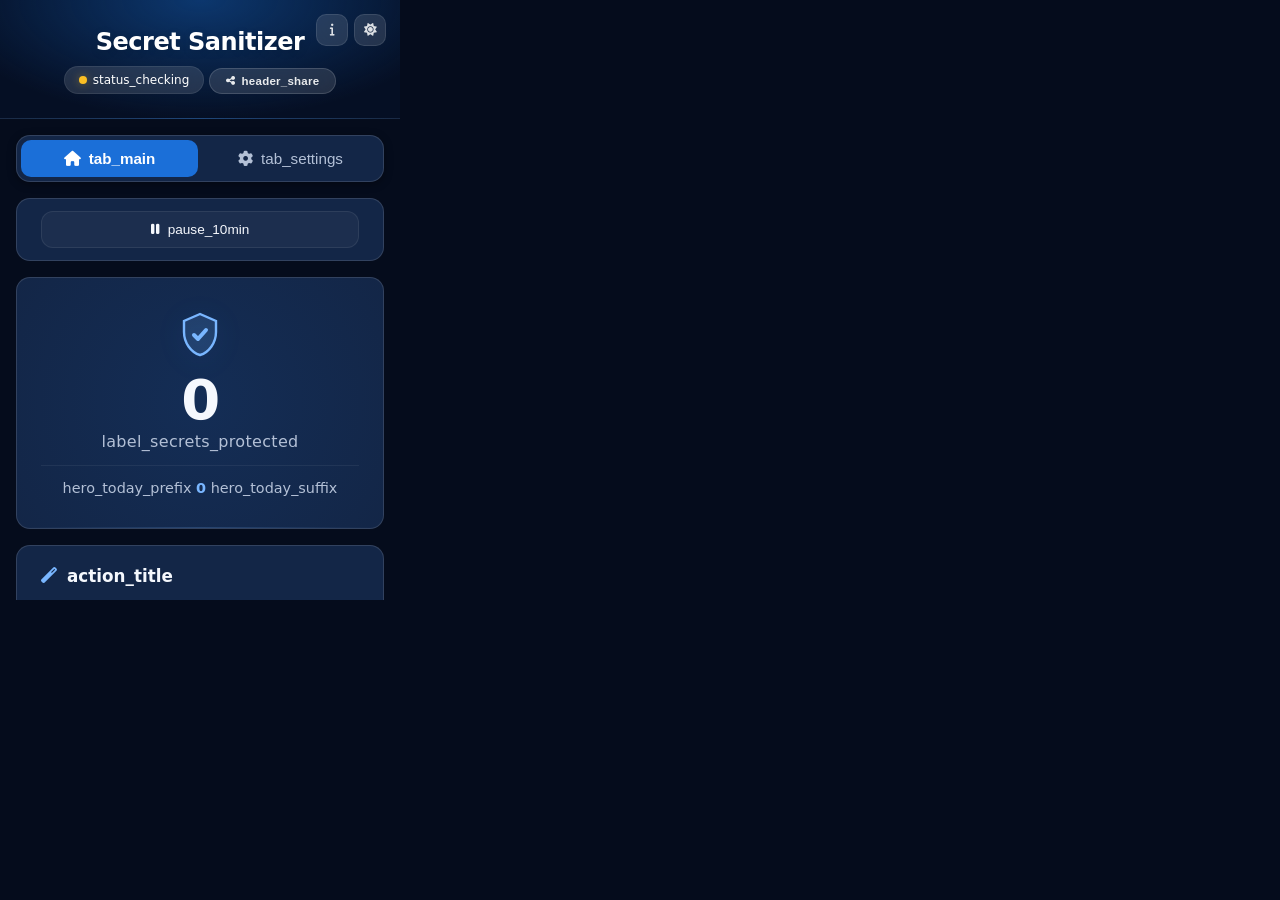
<file: popup/popup.html>
<!DOCTYPE html>
<html lang="en">
<head>
  <meta charset="UTF-8">
  <meta name="viewport" content="width=device-width, initial-scale=1.0">
  <script src="dpi-fix.js"></script>
  <title>Secret Sanitizer</title>
  <link rel="stylesheet" href="popup.css">
  <link rel="stylesheet" href="fonts/fontawesome.min.css">
  <link rel="stylesheet" href="fonts/solid.min.css">
</head>
<body class="dark-mode">
  <div class="container">
    <header class="header">
      <h1>Secret Sanitizer</h1>
      <div class="site-status" id="siteStatus">
        <span class="status-dot"></span>
        <span class="status-text" data-i18n="status_checking"></span>
      </div>
      <div class="header-actions">
        <button id="showWelcome" class="header-btn" data-i18n-title="header_about">
          <i class="fas fa-info"></i>
        </button>
        <button id="darkModeToggle" class="header-btn" data-i18n-title="header_dark_mode">
          <i class="fas fa-sun"></i>
        </button>
      </div>
      <button id="shareBtn" class="share-pill" data-i18n-title="header_share_title">
        <i class="fas fa-share-alt"></i> <span data-i18n="header_share"></span>
      </button>
    </header>

    <div id="welcomeOverlay" class="welcome-overlay hidden">
      <div class="welcome-content">
        <div class="welcome-hero">
          <div class="welcome-logo">
            <img src="../icons/icon-128.png" alt="" width="64" height="64">
          </div>
          <h1 class="welcome-title">Secret Sanitizer</h1>
          <p class="welcome-subtitle" data-i18n="welcome_subtitle"></p>
        </div>

        <div class="welcome-example">
          <div class="example-step">
            <div class="example-label"><i class="fas fa-paste"></i> <span data-i18n="welcome_you_paste"></span></div>
            <div class="example-code example-before">
              STRIPE_KEY = "<span class="code-secret">sk_live_4eC39HqLyjWDarjtT1zdp7dc</span>"
            </div>
          </div>

          <div class="example-arrow">
            <i class="fas fa-arrow-down"></i>
          </div>

          <div class="example-step">
            <div class="example-label"><i class="fas fa-robot"></i> <span data-i18n="welcome_ai_sees"></span></div>
            <div class="example-code example-after">
              STRIPE_KEY = "<span class="code-masked">[STRIPE_KEY_k3f9_0]</span>"
            </div>
          </div>
        </div>

        <div class="welcome-points">
          <div class="point">
            <div class="point-icon"><i class="fas fa-laptop"></i></div>
            <div class="point-label" data-i18n="welcome_local"></div>
          </div>
          <div class="point">
            <div class="point-icon"><i class="fas fa-bolt"></i></div>
            <div class="point-label" data-i18n="welcome_instant"></div>
          </div>
          <div class="point">
            <div class="point-icon"><i class="fas fa-undo"></i></div>
            <div class="point-label" data-i18n="welcome_reversible"></div>
          </div>
        </div>

        <button id="welcomeStart" class="welcome-btn">
          <span data-i18n="welcome_start"></span> <i class="fas fa-arrow-right"></i>
        </button>
      </div>
    </div>

    <nav class="tabs" role="tablist">
      <button class="tab-btn active" id="main-tab-btn" data-tab="main" role="tab" aria-selected="true"><i class="fas fa-home"></i> <span data-i18n="tab_main"></span></button>
      <button class="tab-btn" id="settings-tab-btn" data-tab="settings" role="tab" aria-selected="false"><i class="fas fa-cog"></i> <span data-i18n="tab_settings"></span></button>
    </nav>

    <div id="main-tab" class="tab-content active" role="tabpanel" aria-labelledby="main-tab-btn">
      <div id="noSitesWarning" class="no-sites-warning hidden">
        <i class="fas fa-exclamation-triangle"></i>
        <span data-i18n="no_sites_warning"></span>
      </div>
      <section class="section pause-card" id="pauseCard">
        <div class="pause-state hidden" id="pauseState" role="status"></div>
        <div class="pause-actions">
          <button id="pauseTimed" class="secondary-btn"><i class="fas fa-pause"></i> <span data-i18n="pause_10min"></span></button>
          <button id="pauseSite" class="secondary-btn hidden"><i class="fas fa-globe"></i> <span data-i18n="pause_site"></span></button>
          <button id="resumeBtn" class="secondary-btn hidden"><i class="fas fa-play"></i> <span data-i18n="pause_resume"></span></button>
        </div>
      </section>

      <section class="section hero-stats">
        <div class="hero-shield">
          <svg xmlns="http://www.w3.org/2000/svg" width="48" height="54" viewBox="0 0 24 27" fill="none">
            <path d="M12 2L4 5.5V11c0 5.25 3.4 10.2 8 11.5 4.6-1.3 8-6.25 8-11.5V5.5L12 2z" fill="currentColor" fill-opacity="0.15" stroke="currentColor" stroke-width="1.2"/>
            <path d="M9 12.5l2 2 4-4.5" stroke="currentColor" stroke-width="2" stroke-linecap="round" stroke-linejoin="round" fill="none"/>
          </svg>
        </div>
        <div class="hero-count" id="heroTotal">0</div>
        <div class="hero-label" data-i18n="label_secrets_protected"></div>
        <div class="hero-today">
          <span data-i18n="hero_today_prefix"></span> <strong id="heroToday">0</strong> <span data-i18n="hero_today_suffix"></span>
        </div>
      </section>

      <section class="section action-area">
        <h2 class="section-title"><i class="fas fa-magic"></i> <span id="actionTitle" data-i18n="action_title"></span></h2>
        <p class="section-desc" id="actionDesc" data-i18n="action_desc"></p>
        <div class="try-examples">
          <div class="try-header">
            <i class="fas fa-lightbulb"></i>
            <span data-i18n="try_header"></span>
          </div>
          <div class="try-chips">
            <button class="try-btn" data-example="password">
              <i class="fas fa-key"></i> <span data-i18n="try_password"></span>
            </button>
            <button class="try-btn" data-example="apikey">
              <i class="fas fa-code"></i> <span data-i18n="try_api_key"></span>
            </button>
            <button class="try-btn" data-example="full">
              <i class="fas fa-file-code"></i> <span data-i18n="try_env"></span>
            </button>
          </div>
        </div>
        <textarea id="actionInput" data-i18n-placeholder="action_placeholder" aria-labelledby="actionTitle"></textarea>
        <button id="actionBtn" class="action-btn">
          <i class="fas fa-vial" id="actionIcon"></i>
          <span id="actionBtnText" data-i18n="action_analyze"></span>
        </button>
        <div class="mode-indicator" id="modeIndicator">
          <span class="mode-badge mode-auto"><i class="fas fa-robot"></i> <span data-i18n="mode_auto"></span></span>
        </div>
        <pre id="actionOutput" class="hidden"></pre>
      </section>

      <section class="section recent">
        <div class="section-header-row">
          <h2 class="section-title"><i class="fas fa-history"></i> <span data-i18n="recent_title"></span></h2>
          <button id="toggleRecentExpand" class="expand-btn" data-i18n-title="recent_show_more">
            <i class="fas fa-chevron-down"></i>
          </button>
        </div>
        <ul id="recentList"></ul>
        <div id="recentExpanded" class="recent-expanded hidden">
          <input type="text" id="vaultSearch" data-i18n-placeholder="recent_search" class="search-input">
          <ul id="recentListExpanded"></ul>
        </div>
      </section>

      <p class="report-row">
        <a href="https://github.com/souvikghosh957/secret-sanitizer-extension/issues/new?template=false_positive.md" target="_blank" rel="noopener noreferrer">
          <i class="fas fa-flag"></i> <span data-i18n="report_wrong_mask"></span>
        </a>
      </p>
    </div>

    <div id="settings-tab" class="tab-content" role="tabpanel" aria-labelledby="settings-tab-btn">
      <section class="section accordion" id="sitesAccordion">
        <div class="accordion-header" data-accordion="sites" aria-expanded="true">
          <h2 class="section-title"><i class="fas fa-globe"></i> <span data-i18n="sites_title"></span></h2>
          <i class="fas fa-chevron-down accordion-icon"></i>
        </div>
        <div class="accordion-content" id="sites-content">
          <div id="siteChips" class="site-chips"></div>
          <div id="suggestedSites" class="suggested-sites hidden">
            <small data-i18n="sites_suggested"></small>
            <div id="suggestedChips" class="site-chips"></div>
          </div>
          <div class="add-site">
            <input type="text" id="newSite" data-i18n-placeholder="sites_add_placeholder" class="site-input" autocomplete="off">
            <button id="addSite" data-i18n-title="sites_add"><i class="fas fa-plus"></i></button>
          </div>
        </div>
      </section>

      <section class="section accordion collapsed">
        <div class="accordion-header" data-accordion="security" aria-expanded="false">
          <h2 class="section-title"><i class="fas fa-lock"></i> <span data-i18n="security_title"></span></h2>
          <i class="fas fa-chevron-down accordion-icon"></i>
        </div>
        <div class="accordion-content" id="security-content">
          <div class="setting-item">
            <label class="setting-info">
              <i class="fas fa-memory"></i>
              <span data-i18n="security_vault"></span>
            </label>
            <small data-i18n="security_vault_desc"></small>
          </div>
          <div class="setting-item">
            <label>
              <input type="checkbox" id="autoDarkMode" checked>
              <span data-i18n="security_auto_dark"></span>
            </label>
            <small data-i18n="security_auto_dark_desc"></small>
          </div>
          <div class="setting-item">
            <label>
              <input type="checkbox" id="weeklyReport">
              <span data-i18n="security_weekly"></span>
            </label>
            <small data-i18n="security_weekly_desc"></small>
          </div>
          <div class="setting-item">
            <button id="clearVault" class="secondary-btn"><i class="fas fa-eraser"></i> <span id="clearVaultText" data-i18n="vault_delete_all"></span></button>
            <small data-i18n="vault_delete_desc"></small>
          </div>
          <div class="setting-item">
            <button id="clearAllowed" class="secondary-btn"><i class="fas fa-undo"></i> <span data-i18n="allowed_clear"></span></button>
            <small id="allowedCount"></small>
          </div>
        </div>
      </section>

      <section class="section accordion collapsed">
        <div class="accordion-header" data-accordion="patterns" aria-expanded="false">
          <h2 class="section-title"><i class="fas fa-sliders-h"></i> <span data-i18n="patterns_title"></span></h2>
          <i class="fas fa-chevron-down accordion-icon"></i>
        </div>
        <div class="accordion-content" id="patterns-content">
          <p class="section-desc" data-i18n="patterns_desc"></p>
          <input type="text" id="patternSearch" data-i18n-placeholder="patterns_search" class="search-input">
          <div id="patternToggles" class="toggles-list"></div>
        </div>
      </section>

      <section class="section accordion collapsed">
        <div class="accordion-header" data-accordion="backup" aria-expanded="false">
          <h2 class="section-title"><i class="fas fa-download"></i> <span data-i18n="backup_title"></span></h2>
          <i class="fas fa-chevron-down accordion-icon"></i>
        </div>
        <div class="accordion-content" id="backup-content">
          <div class="button-group">
            <button id="exportSettings" class="export-btn"><i class="fas fa-file-export"></i> <span data-i18n="backup_export"></span></button>
            <button id="importSettings" class="import-btn"><i class="fas fa-file-import"></i> <span data-i18n="backup_import"></span></button>
            <input type="file" id="importFile" accept=".json" style="display: none;">
          </div>
        </div>
      </section>
    </div>
  </div>
  <script src="../i18n.js"></script>
  <script src="../patterns.js"></script>
  <script src="../detector.js"></script>
  <script src="../sites.js"></script>
  <script src="pattern_examples.js"></script>
  <script src="popup.js"></script>
</body>
</html>
</file>
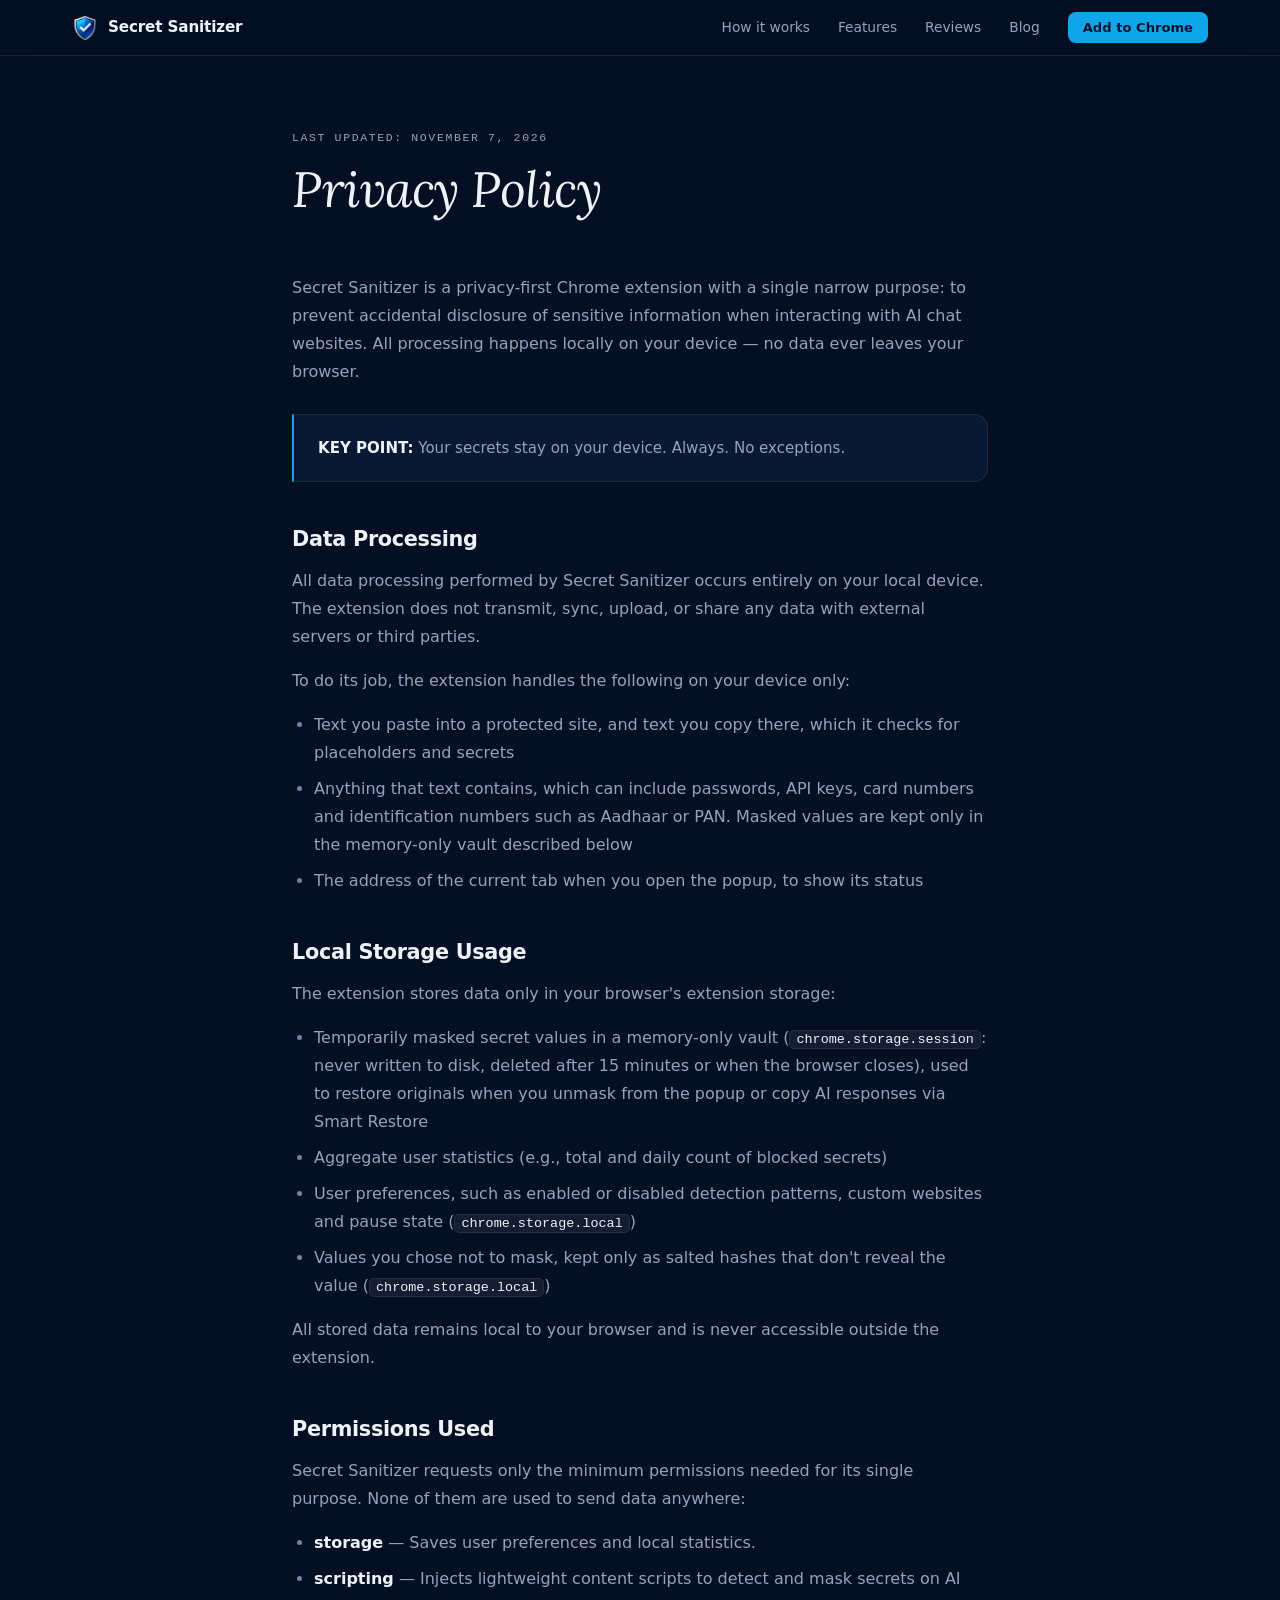
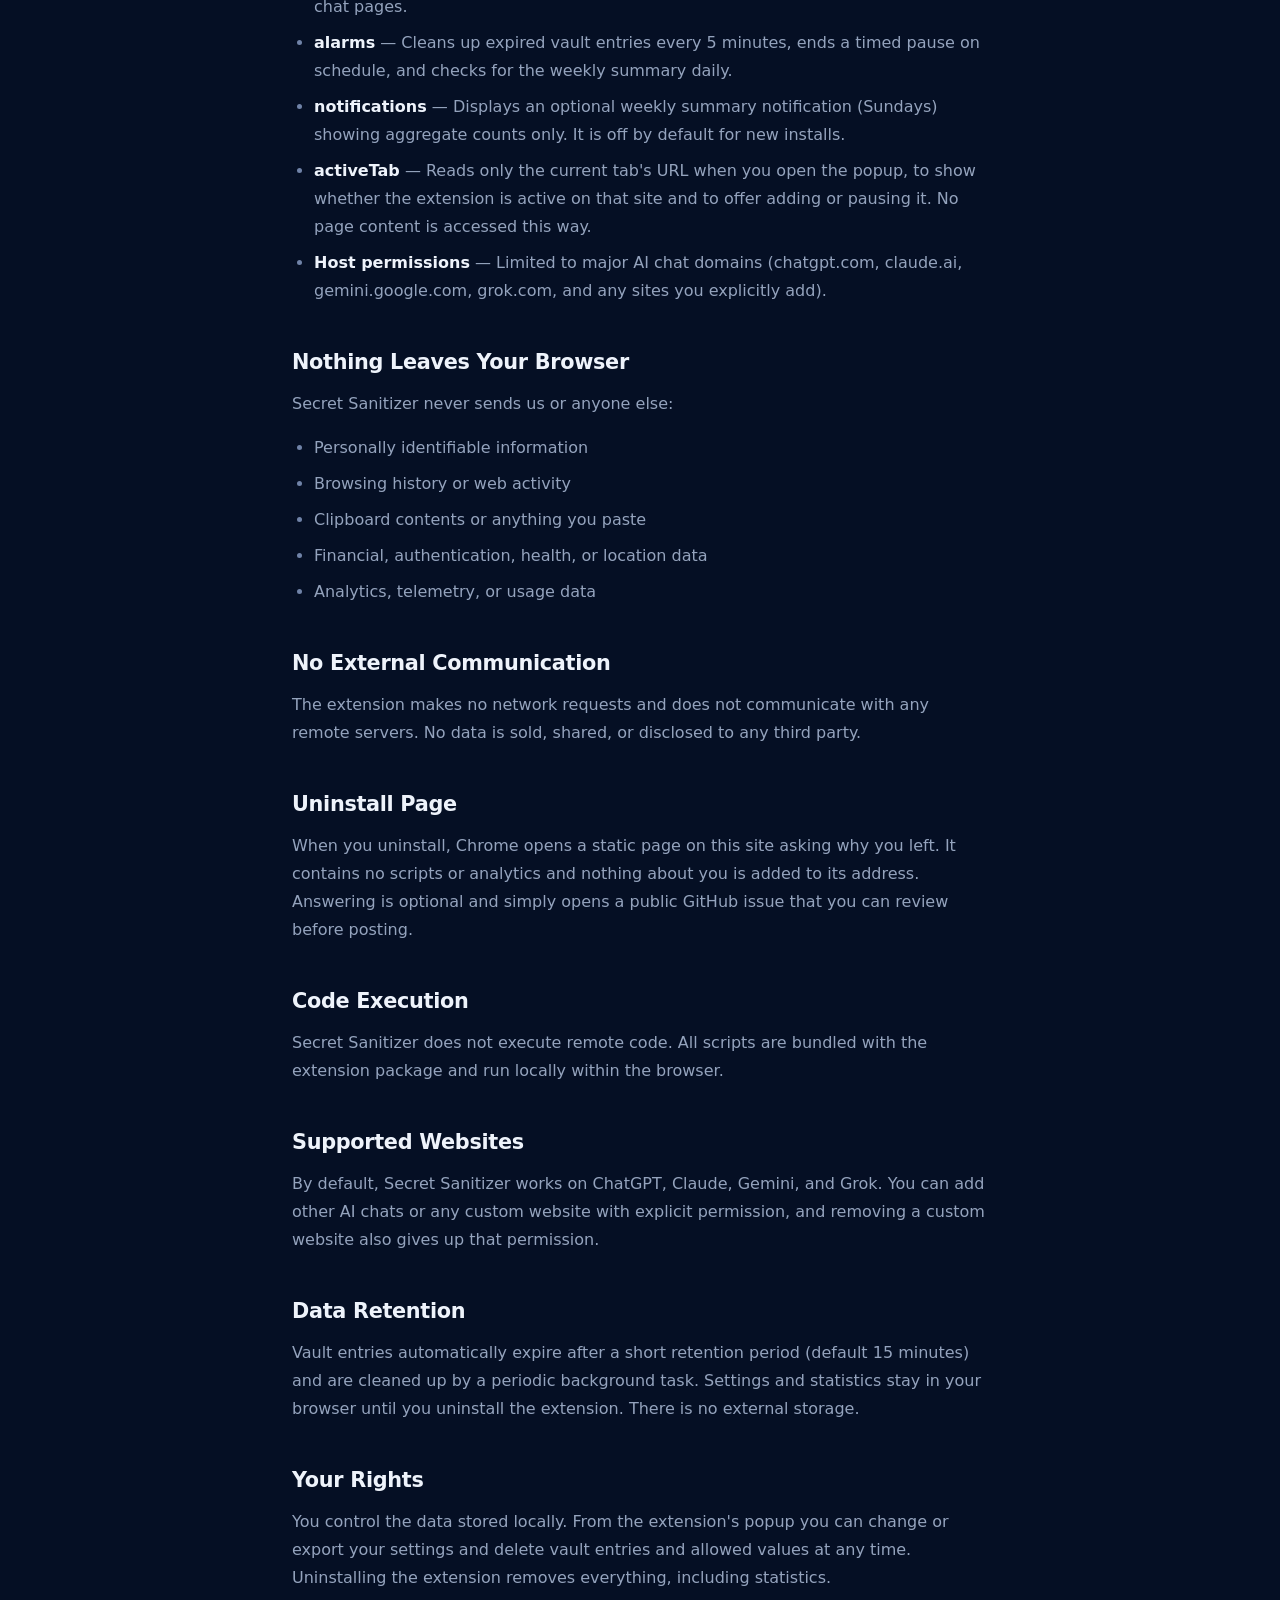
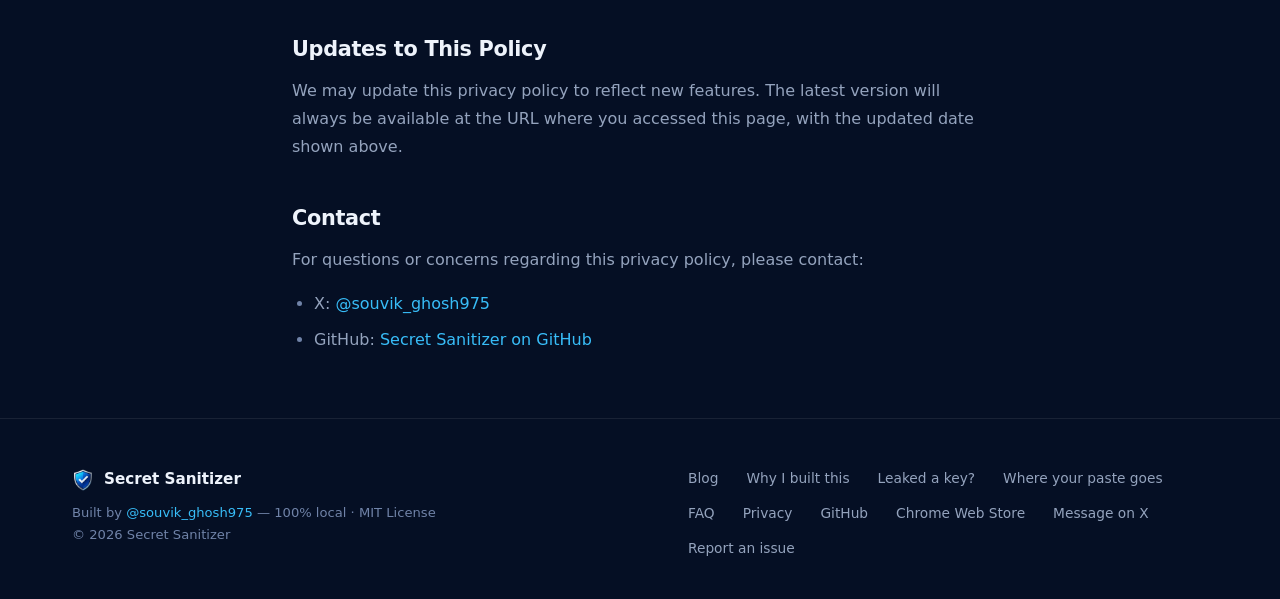
<file: website/privacy.html>
<!DOCTYPE html>
<html lang="en">
<head>
  <meta charset="UTF-8">
  <meta name="viewport" content="width=device-width, initial-scale=1.0">
  <title>Privacy Policy — Secret Sanitizer</title>
  <meta name="description" content="Privacy Policy for Secret Sanitizer Chrome extension. Nothing is sent to us or anyone else. All data stays on your machine.">
  <meta name="robots" content="index, follow">
  <meta name="author" content="Souvik Ghosh">
  <link rel="canonical" href="https://secretsanitizer.com/privacy">
  <link rel="icon" type="image/png" href="icon-128.png">
  <meta name="theme-color" content="#050f24">

  <meta property="og:type" content="website">
  <meta property="og:site_name" content="Secret Sanitizer">
  <meta property="og:title" content="Privacy Policy — Secret Sanitizer">
  <meta property="og:description" content="Nothing is sent to us or anyone else. All data stays on your machine.">
  <meta property="og:url" content="https://secretsanitizer.com/privacy">
  <meta property="og:image" content="https://secretsanitizer.com/og-card.jpg">
  <meta property="og:image:width" content="2400">
  <meta property="og:image:height" content="1260">
  <meta property="og:image:type" content="image/jpeg">
  <meta property="og:image:alt" content="Secret Sanitizer masks api_key as [STRIPE_KEY_k3f9_0] — Paste freely. Leak nothing.">

  <meta name="twitter:card" content="summary_large_image">
  <meta name="twitter:site" content="@souvik_ghosh975">
  <meta name="twitter:creator" content="@souvik_ghosh975">
  <meta name="twitter:title" content="Privacy Policy — Secret Sanitizer">
  <meta name="twitter:description" content="Nothing is sent to us or anyone else. All data stays on your machine. 100% local Chrome extension.">
  <meta name="twitter:image" content="https://secretsanitizer.com/og-card.jpg">
  <meta name="twitter:image:alt" content="Secret Sanitizer masks api_key as [STRIPE_KEY_k3f9_0] — Paste freely. Leak nothing.">

  <link rel="preload" href="fonts/lora-italic-400.woff2" as="font" type="font/woff2" crossorigin>
  <link rel="stylesheet" href="site.css">
</head>
<body>

  <nav class="navbar">
    <div class="nav-inner">
      <a href="/" class="nav-brand">
        <img src="icon-128.png" alt="" width="26" height="26">
        <span>Secret Sanitizer</span>
      </a>
      <div class="nav-links">
        <a href="/#how-it-works">How it works</a>
        <a href="/#features">Features</a>
        <a href="/#reviews">Reviews</a>
        <a href="/blog/">Blog</a>
        <a href="https://chromewebstore.google.com/detail/secret-sanitizer/genolcmpopiemhpbdnhkaefllchgekja" class="btn btn-primary btn-sm" target="_blank" rel="noopener noreferrer">Add to Chrome</a>
      </div>
    </div>
  </nav>

  <main class="container narrow">
    <header class="page-head">
      <span class="eyebrow">Last updated: November 7, 2026</span>
      <h1>Privacy Policy</h1>
    </header>

    <article class="prose">

      <p>Secret Sanitizer is a privacy-first Chrome extension with a single narrow purpose: to prevent accidental disclosure of sensitive information when interacting with AI chat websites. All processing happens locally on your device &mdash; no data ever leaves your browser.</p>

      <div class="callout">
        <p><strong>KEY POINT:</strong> Your secrets stay on your device. Always. No exceptions.</p>
      </div>

      <h2>Data Processing</h2>
      <p>All data processing performed by Secret Sanitizer occurs entirely on your local device. The extension does not transmit, sync, upload, or share any data with external servers or third parties.</p>
      <p>To do its job, the extension handles the following on your device only:</p>
      <ul>
        <li>Text you paste into a protected site, and text you copy there, which it checks for placeholders and secrets</li>
        <li>Anything that text contains, which can include passwords, API keys, card numbers and identification numbers such as Aadhaar or PAN. Masked values are kept only in the memory-only vault described below</li>
        <li>The address of the current tab when you open the popup, to show its status</li>
      </ul>

      <h2>Local Storage Usage</h2>
      <p>The extension stores data only in your browser's extension storage:</p>
      <ul>
        <li>Temporarily masked secret values in a memory-only vault (<code>chrome.storage.session</code>: never written to disk, deleted after 15 minutes or when the browser closes), used to restore originals when you unmask from the popup or copy AI responses via Smart Restore</li>
        <li>Aggregate user statistics (e.g., total and daily count of blocked secrets)</li>
        <li>User preferences, such as enabled or disabled detection patterns, custom websites and pause state (<code>chrome.storage.local</code>)</li>
        <li>Values you chose not to mask, kept only as salted hashes that don't reveal the value (<code>chrome.storage.local</code>)</li>
      </ul>
      <p>All stored data remains local to your browser and is never accessible outside the extension.</p>

      <h2>Permissions Used</h2>
      <p>Secret Sanitizer requests only the minimum permissions needed for its single purpose. None of them are used to send data anywhere:</p>

      <ul>
        <li><strong>storage</strong> &mdash; Saves user preferences and local statistics.</li>
        <li><strong>scripting</strong> &mdash; Injects lightweight content scripts to detect and mask secrets on AI chat pages.</li>
        <li><strong>alarms</strong> &mdash; Cleans up expired vault entries every 5 minutes, ends a timed pause on schedule, and checks for the weekly summary daily.</li>
        <li><strong>notifications</strong> &mdash; Displays an optional weekly summary notification (Sundays) showing aggregate counts only. It is off by default for new installs.</li>
        <li><strong>activeTab</strong> &mdash; Reads only the current tab's URL when you open the popup, to show whether the extension is active on that site and to offer adding or pausing it. No page content is accessed this way.</li>
        <li><strong>Host permissions</strong> &mdash; Limited to major AI chat domains (chatgpt.com, claude.ai, gemini.google.com, grok.com, and any sites you explicitly add).</li>
      </ul>

      <h2>Nothing Leaves Your Browser</h2>
      <p>Secret Sanitizer never sends us or anyone else:</p>
      <ul>
        <li>Personally identifiable information</li>
        <li>Browsing history or web activity</li>
        <li>Clipboard contents or anything you paste</li>
        <li>Financial, authentication, health, or location data</li>
        <li>Analytics, telemetry, or usage data</li>
      </ul>

      <h2>No External Communication</h2>
      <p>The extension makes no network requests and does not communicate with any remote servers. No data is sold, shared, or disclosed to any third party.</p>

      <h2>Uninstall Page</h2>
      <p>When you uninstall, Chrome opens a static page on this site asking why you left. It contains no scripts or analytics and nothing about you is added to its address. Answering is optional and simply opens a public GitHub issue that you can review before posting.</p>

      <h2>Code Execution</h2>
      <p>Secret Sanitizer does not execute remote code. All scripts are bundled with the extension package and run locally within the browser.</p>

      <h2>Supported Websites</h2>
      <p>By default, Secret Sanitizer works on ChatGPT, Claude, Gemini, and Grok. You can add other AI chats or any custom website with explicit permission, and removing a custom website also gives up that permission.</p>

      <h2>Data Retention</h2>
      <p>Vault entries automatically expire after a short retention period (default 15 minutes) and are cleaned up by a periodic background task. Settings and statistics stay in your browser until you uninstall the extension. There is no external storage.</p>

      <h2>Your Rights</h2>
      <p>You control the data stored locally. From the extension's popup you can change or export your settings and delete vault entries and allowed values at any time. Uninstalling the extension removes everything, including statistics.</p>

      <h2>Updates to This Policy</h2>
      <p>We may update this privacy policy to reflect new features. The latest version will always be available at the URL where you accessed this page, with the updated date shown above.</p>

      <h2>Contact</h2>
      <p>For questions or concerns regarding this privacy policy, please contact:</p>
      <ul>
        <li>X: <a href="https://x.com/souvik_ghosh975" target="_blank" rel="noopener noreferrer">@souvik_ghosh975</a></li>
        <li>GitHub: <a href="https://github.com/souvikghosh957/secret-sanitizer-extension" target="_blank" rel="noopener noreferrer">Secret Sanitizer on GitHub</a></li>
      </ul>
    </article>
  </main>

  <footer class="site-footer" id="contact">
    <div class="footer-inner">
      <div>
        <a href="/" class="footer-brand"><img src="icon-128.png" alt="" width="22" height="22">Secret Sanitizer</a>
        <p class="footer-credit">Built by <a href="https://x.com/souvik_ghosh975" target="_blank" rel="noopener noreferrer">@souvik_ghosh975</a> &mdash; 100% local &middot; MIT License</p>
        <p class="footer-credit">&copy; 2026 Secret Sanitizer</p>
      </div>
      <nav class="footer-links" aria-label="Footer">
        <a href="/blog/">Blog</a>
        <a href="/blog/why-i-built-secret-sanitizer">Why I built this</a>
        <a href="/blog/pasted-api-key-into-chatgpt">Leaked a key?</a>
        <a href="/blog/what-happens-to-data-you-paste-into-ai">Where your paste goes</a>
        <a href="/#faq">FAQ</a>
        <a href="/privacy">Privacy</a>
        <a href="https://github.com/souvikghosh957/secret-sanitizer-extension" target="_blank" rel="noopener noreferrer">GitHub</a>
        <a href="https://chromewebstore.google.com/detail/secret-sanitizer/genolcmpopiemhpbdnhkaefllchgekja" target="_blank" rel="noopener noreferrer">Chrome Web Store</a>
        <a href="https://x.com/souvik_ghosh975" target="_blank" rel="noopener noreferrer">Message on X</a>
        <a href="https://github.com/souvikghosh957/secret-sanitizer-extension/issues" target="_blank" rel="noopener noreferrer">Report an issue</a>
      </nav>
    </div>
  </footer>

</body>
</html>
</file>
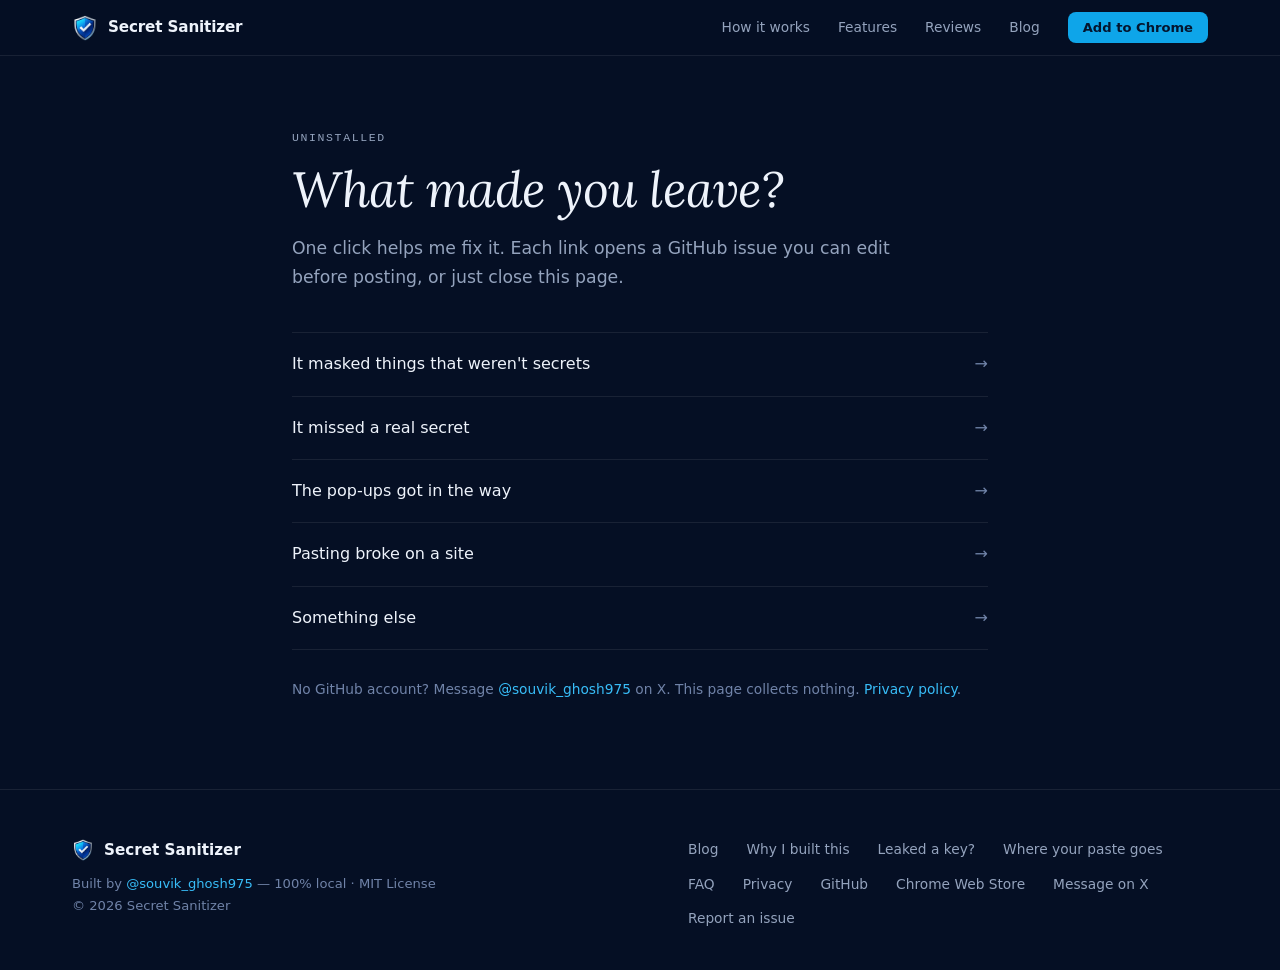
<file: website/uninstall.html>
<!DOCTYPE html>
<html lang="en">
<head>
  <meta charset="UTF-8">
  <meta name="viewport" content="width=device-width, initial-scale=1.0">
  <title>Sorry to see you go — Secret Sanitizer</title>
  <meta name="robots" content="noindex">
  <link rel="icon" type="image/png" href="icon-128.png">
  <meta name="theme-color" content="#050f24">
  <!-- Deliberately static: no scripts, no analytics, no forms. Answering just opens a public GitHub issue. -->
  <link rel="preload" href="fonts/lora-italic-400.woff2" as="font" type="font/woff2" crossorigin>
  <link rel="stylesheet" href="site.css">
</head>
<body>

  <nav class="navbar">
    <div class="nav-inner">
      <a href="/" class="nav-brand">
        <img src="icon-128.png" alt="" width="26" height="26">
        <span>Secret Sanitizer</span>
      </a>
      <div class="nav-links">
        <a href="/#how-it-works">How it works</a>
        <a href="/#features">Features</a>
        <a href="/#reviews">Reviews</a>
        <a href="/blog/">Blog</a>
        <a href="https://chromewebstore.google.com/detail/secret-sanitizer/genolcmpopiemhpbdnhkaefllchgekja" class="btn btn-primary btn-sm" target="_blank" rel="noopener noreferrer">Add to Chrome</a>
      </div>
    </div>
  </nav>

  <main class="container narrow">
    <header class="page-head">
      <span class="eyebrow">Uninstalled</span>
      <h1>What made you leave?</h1>
      <p class="lede">One click helps me fix it. Each link opens a GitHub issue you can edit before posting, or just close this page.</p>
    </header>

    <nav class="choices" aria-label="Reasons for uninstalling">
      <a href="https://github.com/souvikghosh957/secret-sanitizer-extension/issues/new?title=%5BUninstall%5D%20It%20masked%20things%20that%20weren%27t%20secrets&amp;body=Use%20made-up%20examples%20only%2C%20never%20real%20secrets." rel="noopener noreferrer">It masked things that weren't secrets</a>
      <a href="https://github.com/souvikghosh957/secret-sanitizer-extension/issues/new?title=%5BUninstall%5D%20It%20missed%20a%20real%20secret&amp;body=Use%20made-up%20examples%20only%2C%20never%20real%20secrets." rel="noopener noreferrer">It missed a real secret</a>
      <a href="https://github.com/souvikghosh957/secret-sanitizer-extension/issues/new?title=%5BUninstall%5D%20The%20pop-ups%20got%20in%20the%20way" rel="noopener noreferrer">The pop-ups got in the way</a>
      <a href="https://github.com/souvikghosh957/secret-sanitizer-extension/issues/new?title=%5BUninstall%5D%20Pasting%20broke%20on%20a%20site&amp;body=Which%20site%3F" rel="noopener noreferrer">Pasting broke on a site</a>
      <a href="https://github.com/souvikghosh957/secret-sanitizer-extension/issues/new?title=%5BUninstall%5D%20Something%20else" rel="noopener noreferrer">Something else</a>
    </nav>
    <p class="fine-print">No GitHub account? Message <a href="https://x.com/souvik_ghosh975" rel="noopener noreferrer">@souvik_ghosh975</a> on X. This page collects nothing. <a href="/privacy">Privacy policy</a>.</p>
  </main>

  <footer class="site-footer" id="contact">
    <div class="footer-inner">
      <div>
        <a href="/" class="footer-brand"><img src="icon-128.png" alt="" width="22" height="22">Secret Sanitizer</a>
        <p class="footer-credit">Built by <a href="https://x.com/souvik_ghosh975" target="_blank" rel="noopener noreferrer">@souvik_ghosh975</a> &mdash; 100% local &middot; MIT License</p>
        <p class="footer-credit">&copy; 2026 Secret Sanitizer</p>
      </div>
      <nav class="footer-links" aria-label="Footer">
        <a href="/blog/">Blog</a>
        <a href="/blog/why-i-built-secret-sanitizer">Why I built this</a>
        <a href="/blog/pasted-api-key-into-chatgpt">Leaked a key?</a>
        <a href="/blog/what-happens-to-data-you-paste-into-ai">Where your paste goes</a>
        <a href="/#faq">FAQ</a>
        <a href="/privacy">Privacy</a>
        <a href="https://github.com/souvikghosh957/secret-sanitizer-extension" target="_blank" rel="noopener noreferrer">GitHub</a>
        <a href="https://chromewebstore.google.com/detail/secret-sanitizer/genolcmpopiemhpbdnhkaefllchgekja" target="_blank" rel="noopener noreferrer">Chrome Web Store</a>
        <a href="https://x.com/souvik_ghosh975" target="_blank" rel="noopener noreferrer">Message on X</a>
        <a href="https://github.com/souvikghosh957/secret-sanitizer-extension/issues" target="_blank" rel="noopener noreferrer">Report an issue</a>
      </nav>
    </div>
  </footer>

</body>
</html>
</file>
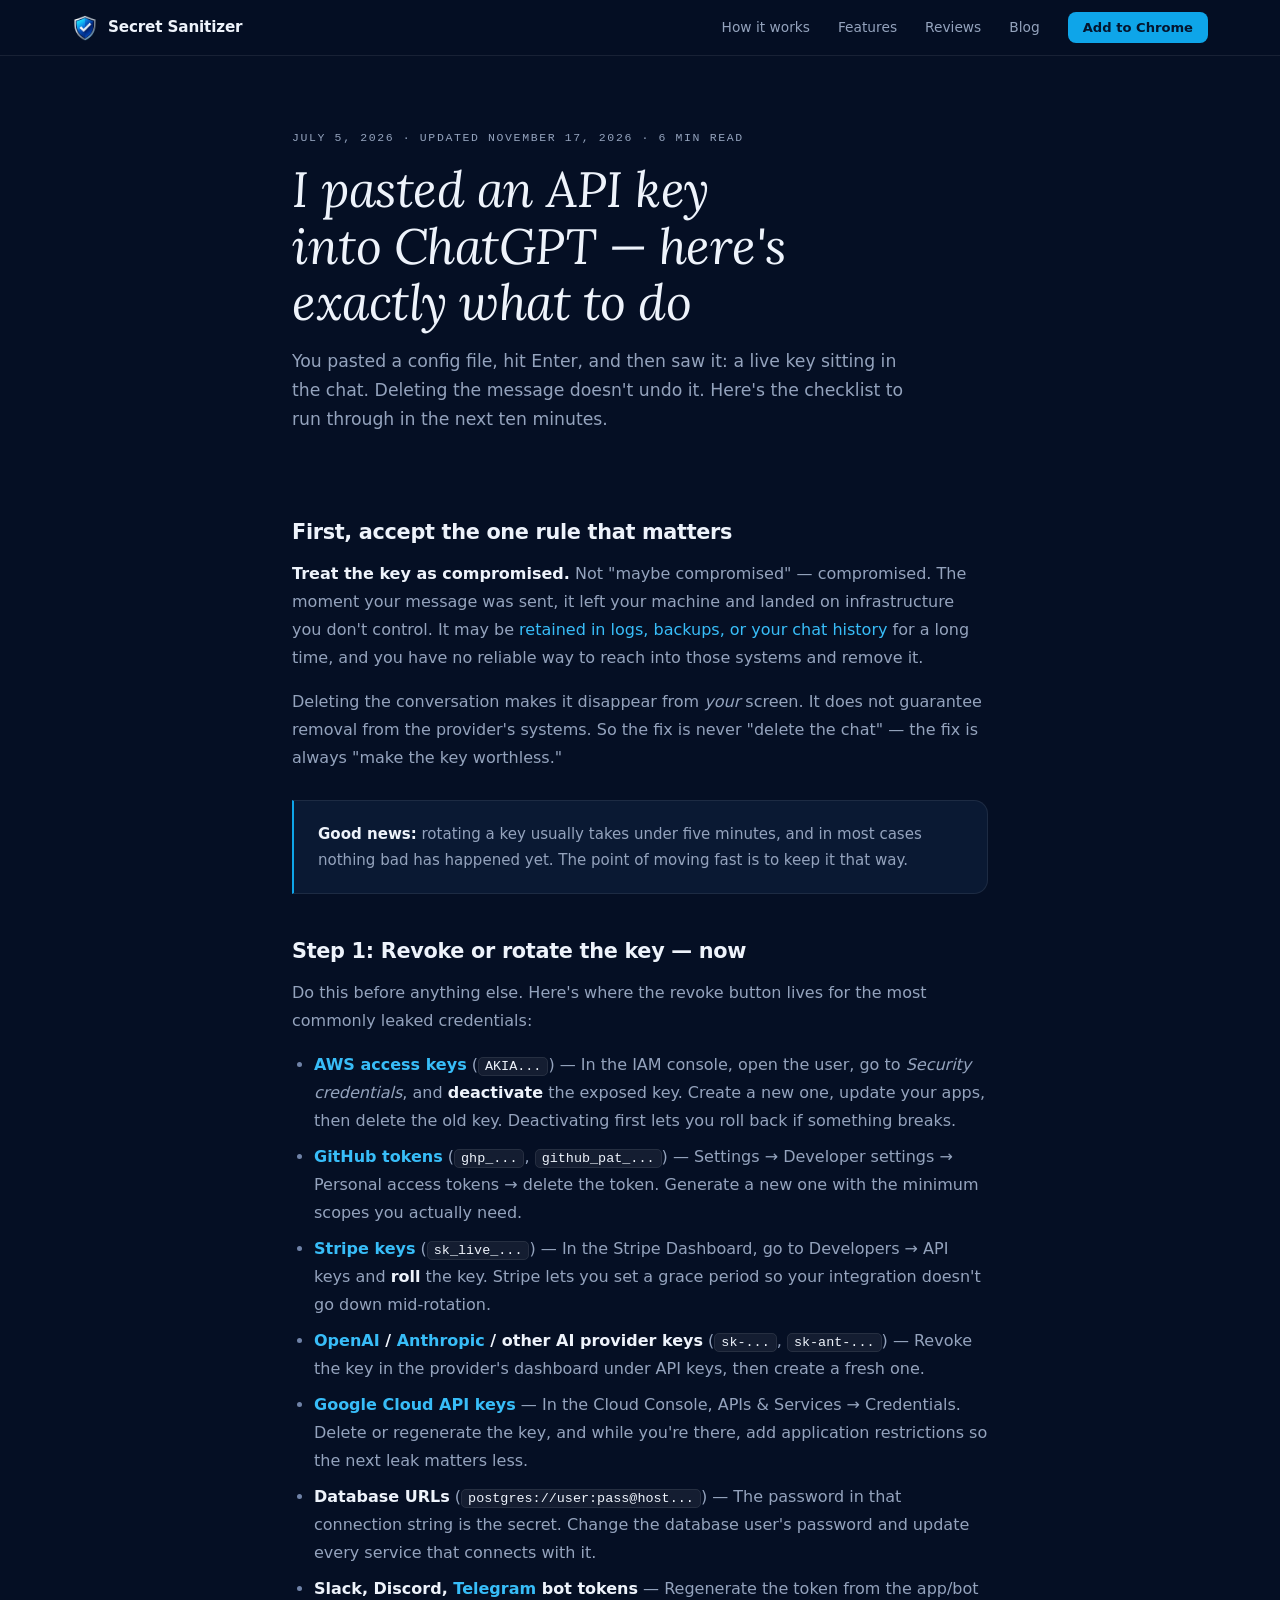
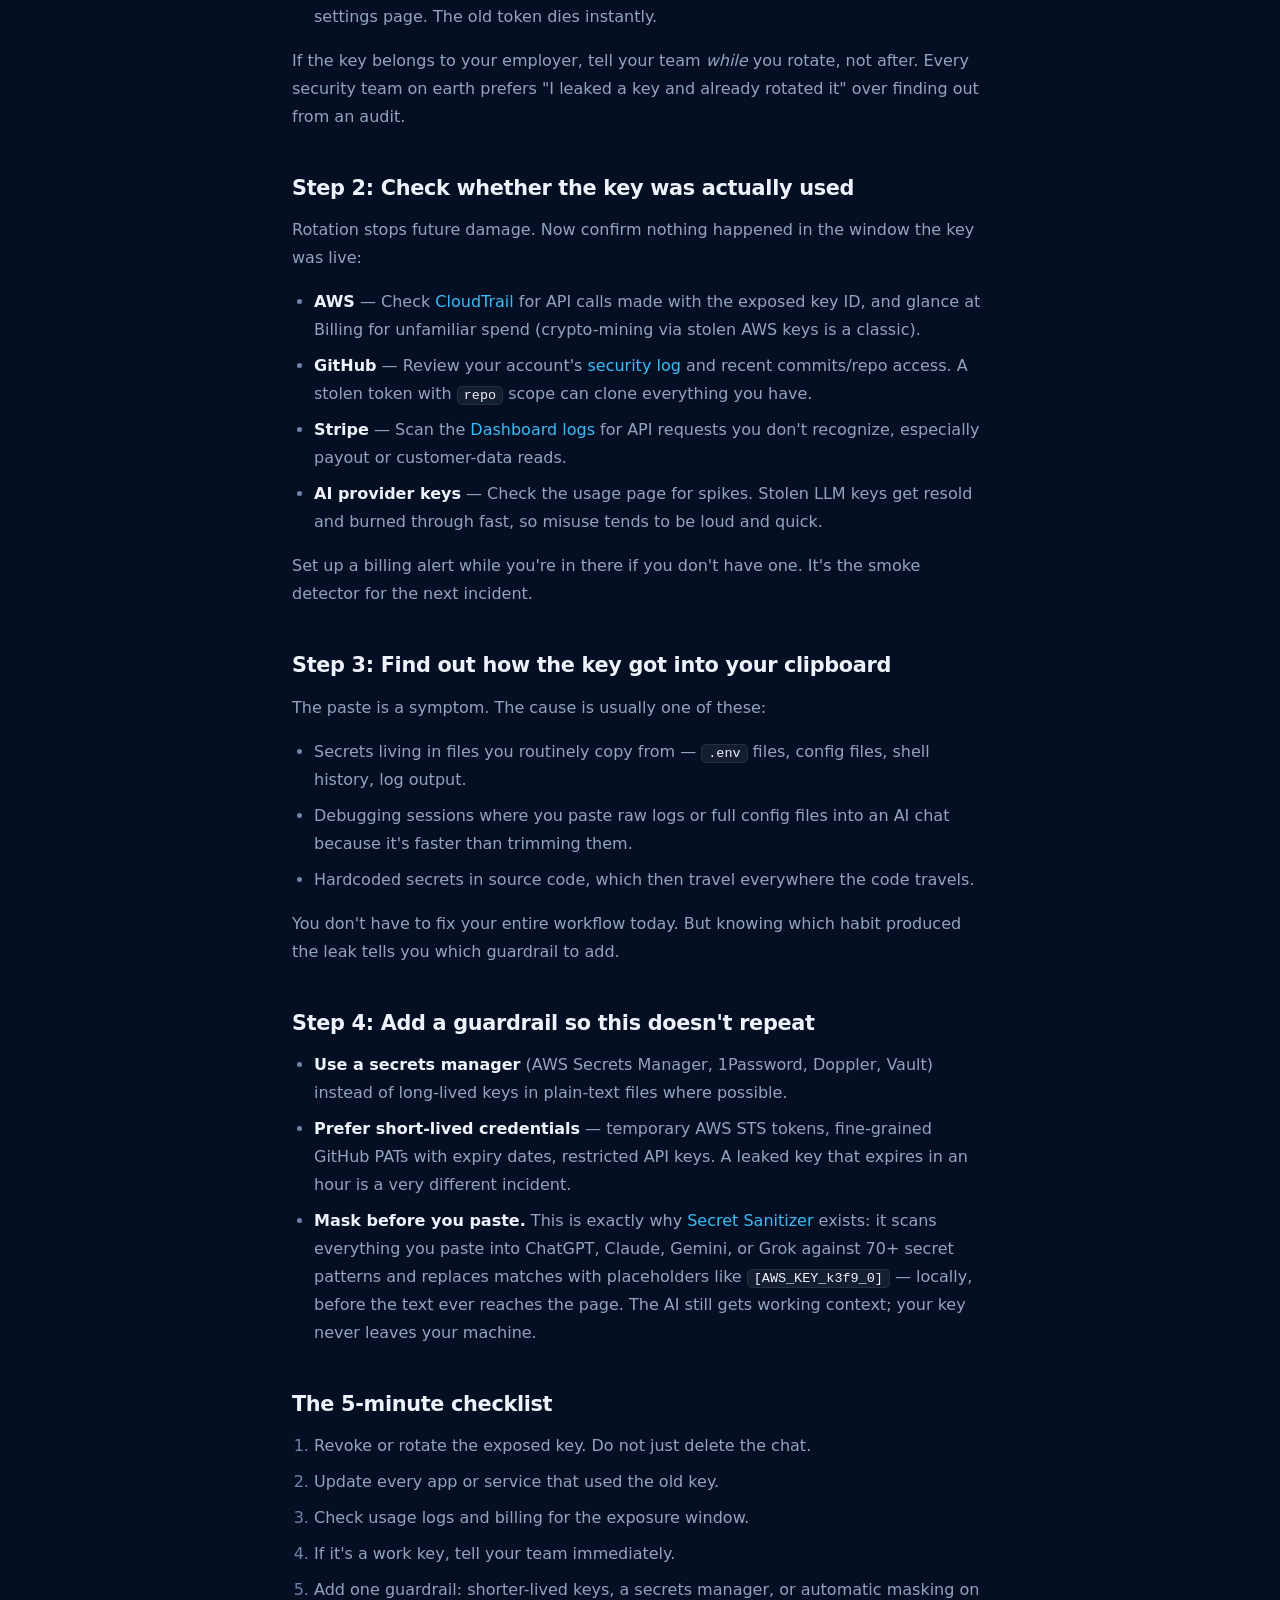
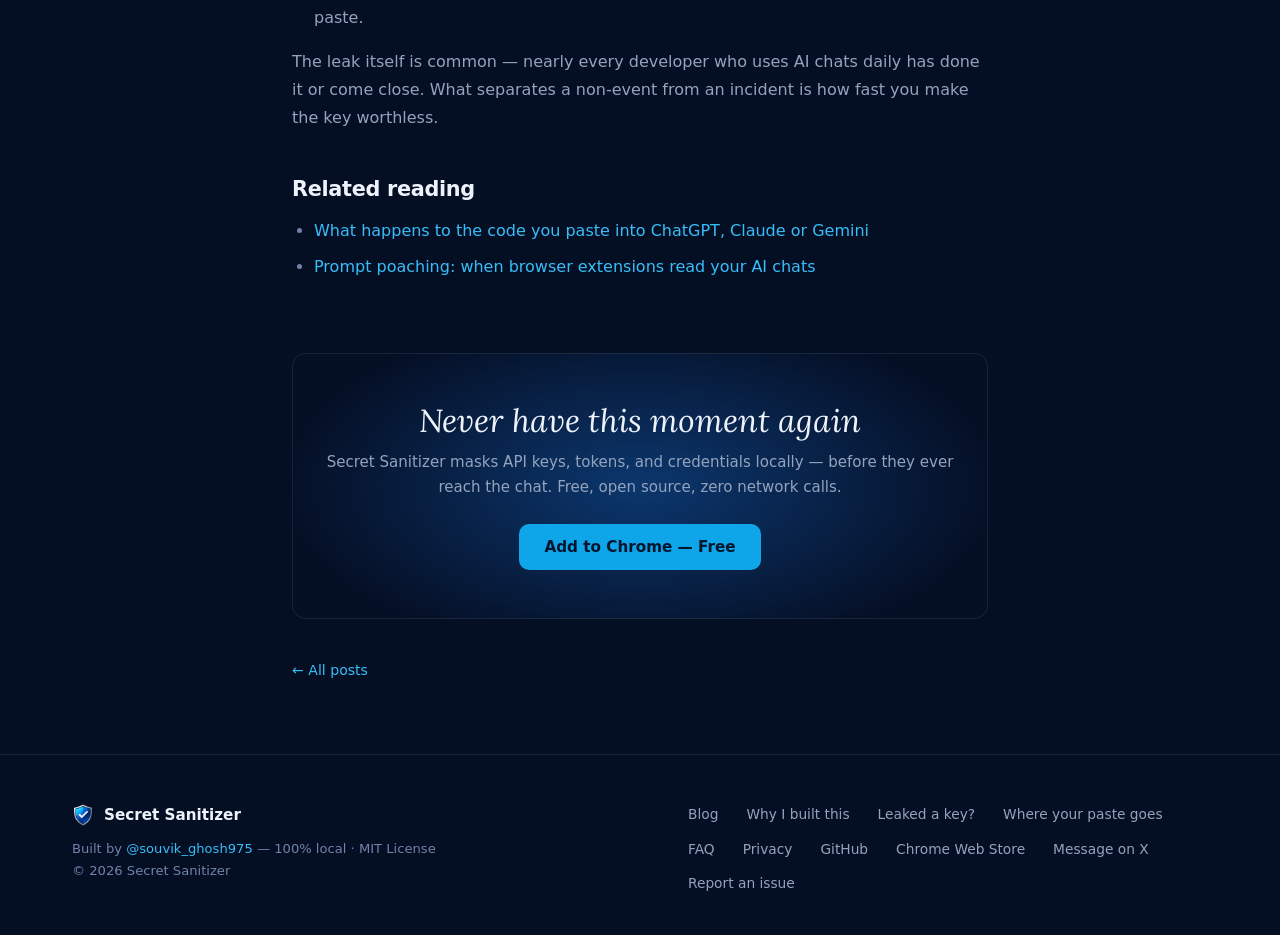
<file: website/blog/pasted-api-key-into-chatgpt.html>
<!DOCTYPE html>
<html lang="en">
<head>
  <meta charset="UTF-8">
  <meta name="viewport" content="width=device-width, initial-scale=1.0">
  <title>I Pasted an API Key Into ChatGPT — Here's Exactly What to Do | Secret Sanitizer</title>
  <meta name="description" content="Accidentally pasted an API key, token, or password into ChatGPT, Claude, or Gemini? A step-by-step rotation checklist for AWS, GitHub, Stripe, OpenAI, and more.">
  <meta name="robots" content="index, follow">
  <meta name="author" content="Souvik Ghosh">
  <link rel="canonical" href="https://secretsanitizer.com/blog/pasted-api-key-into-chatgpt">

  <meta property="og:type" content="article">
  <meta property="og:site_name" content="Secret Sanitizer">
  <meta property="og:title" content="I Pasted an API Key Into ChatGPT — Here's Exactly What to Do">
  <meta property="og:description" content="A step-by-step rotation checklist for AWS, GitHub, Stripe, OpenAI, and any other key you just exposed to an AI chat.">
  <meta property="og:url" content="https://secretsanitizer.com/blog/pasted-api-key-into-chatgpt">
  <meta property="og:image" content="https://secretsanitizer.com/og-card.jpg">
  <meta property="og:image:width" content="2400">
  <meta property="og:image:height" content="1260">
  <meta property="og:image:type" content="image/jpeg">
  <meta property="og:image:alt" content="Secret Sanitizer masks api_key as [STRIPE_KEY_k3f9_0] — Paste freely. Leak nothing.">
  <meta name="twitter:card" content="summary_large_image">
  <meta name="twitter:title" content="I Pasted an API Key Into ChatGPT — Here's Exactly What to Do">
  <meta name="twitter:description" content="A step-by-step rotation checklist for AWS, GitHub, Stripe, OpenAI, and any other key you just exposed to an AI chat.">
  <meta name="twitter:image" content="https://secretsanitizer.com/og-card.jpg">
  <meta name="twitter:image:alt" content="Secret Sanitizer masks api_key as [STRIPE_KEY_k3f9_0] — Paste freely. Leak nothing.">
  <link rel="icon" type="image/png" href="../icon-128.png">
  <meta name="theme-color" content="#050f24">
  <link rel="preload" href="../fonts/lora-italic-400.woff2" as="font" type="font/woff2" crossorigin>
  <link rel="stylesheet" href="../site.css">

  <script type="application/ld+json">
  {
    "@context": "https://schema.org",
    "@type": "Article",
    "headline": "I Pasted an API Key Into ChatGPT — Here's Exactly What to Do",
    "description": "Accidentally pasted an API key, token, or password into an AI chat? A step-by-step rotation checklist for AWS, GitHub, Stripe, OpenAI, and more.",
    "author": { "@type": "Person", "name": "Souvik Ghosh", "url": "https://x.com/souvik_ghosh975" },
    "publisher": { "@type": "Organization", "name": "Secret Sanitizer", "url": "https://secretsanitizer.com/", "logo": { "@type": "ImageObject", "url": "https://secretsanitizer.com/icon-128.png" } },
    "datePublished": "2026-07-05",
    "dateModified": "2026-11-17",
    "image": "https://secretsanitizer.com/og-card.jpg",
    "mainEntityOfPage": "https://secretsanitizer.com/blog/pasted-api-key-into-chatgpt"
  }
  </script>

  <script type="application/ld+json">
  {
    "@context": "https://schema.org",
    "@type": "BreadcrumbList",
    "itemListElement": [
      { "@type": "ListItem", "position": 1, "name": "Home", "item": "https://secretsanitizer.com/" },
      { "@type": "ListItem", "position": 2, "name": "Blog", "item": "https://secretsanitizer.com/blog/" },
      { "@type": "ListItem", "position": 3, "name": "I pasted an API key into ChatGPT — here's exactly what to do", "item": "https://secretsanitizer.com/blog/pasted-api-key-into-chatgpt" }
    ]
  }
  </script>
</head>
<body>

  <nav class="navbar">
    <div class="nav-inner">
      <a href="/" class="nav-brand">
        <img src="../icon-128.png" alt="" width="26" height="26">
        <span>Secret Sanitizer</span>
      </a>
      <div class="nav-links">
        <a href="/#how-it-works">How it works</a>
        <a href="/#features">Features</a>
        <a href="/#reviews">Reviews</a>
        <a href="/blog/">Blog</a>
        <a href="https://chromewebstore.google.com/detail/secret-sanitizer/genolcmpopiemhpbdnhkaefllchgekja" class="btn btn-primary btn-sm" target="_blank" rel="noopener noreferrer">Add to Chrome</a>
      </div>
    </div>
  </nav>

  <main class="container narrow">
    <header class="page-head">
      <span class="eyebrow">July 5, 2026 &middot; Updated November 17, 2026 &middot; 6 min read</span>
      <h1>I pasted an API key into ChatGPT — here's exactly what to do</h1>
      <p class="lede">You pasted a config file, hit Enter, and then saw it: a live key sitting in the chat. Deleting the message doesn't undo it. Here's the checklist to run through in the next ten minutes.</p>
    </header>

    <article class="prose">
      <h2>First, accept the one rule that matters</h2>
      <p><strong>Treat the key as compromised.</strong> Not "maybe compromised" — compromised. The moment your message was sent, it left your machine and landed on infrastructure you don't control. It may be <a href="/blog/what-happens-to-data-you-paste-into-ai">retained in logs, backups, or your chat history</a> for a long time, and you have no reliable way to reach into those systems and remove it.</p>
      <p>Deleting the conversation makes it disappear from <em>your</em> screen. It does not guarantee removal from the provider's systems. So the fix is never "delete the chat" — the fix is always "make the key worthless."</p>

      <div class="callout"><strong>Good news:</strong> rotating a key usually takes under five minutes, and in most cases nothing bad has happened yet. The point of moving fast is to keep it that way.</div>

      <h2>Step 1: Revoke or rotate the key — now</h2>
      <p>Do this before anything else. Here's where the revoke button lives for the most commonly leaked credentials:</p>
      <ul>
        <li><strong><a href="https://docs.aws.amazon.com/IAM/latest/UserGuide/id-credentials-access-keys-update.html" target="_blank" rel="noopener noreferrer">AWS access keys</a></strong> (<code>AKIA...</code>) — In the IAM console, open the user, go to <em>Security credentials</em>, and <strong>deactivate</strong> the exposed key. Create a new one, update your apps, then delete the old key. Deactivating first lets you roll back if something breaks.</li>
        <li><strong><a href="https://docs.github.com/en/authentication/keeping-your-account-and-data-secure/managing-your-personal-access-tokens" target="_blank" rel="noopener noreferrer">GitHub tokens</a></strong> (<code>ghp_...</code>, <code>github_pat_...</code>) — Settings &rarr; Developer settings &rarr; Personal access tokens &rarr; delete the token. Generate a new one with the minimum scopes you actually need.</li>
        <li><strong><a href="https://docs.stripe.com/keys#rolling-keys" target="_blank" rel="noopener noreferrer">Stripe keys</a></strong> (<code>sk_live_...</code>) — In the Stripe Dashboard, go to Developers &rarr; API keys and <strong>roll</strong> the key. Stripe lets you set a grace period so your integration doesn't go down mid-rotation.</li>
        <li><strong><a href="https://help.openai.com/en/articles/9047852-how-can-i-delete-my-api-key" target="_blank" rel="noopener noreferrer">OpenAI</a> / <a href="https://support.claude.com/en/articles/9767949-api-key-best-practices-keep-your-keys-safe-and-secure" target="_blank" rel="noopener noreferrer">Anthropic</a> / other AI provider keys</strong> (<code>sk-...</code>, <code>sk-ant-...</code>) — Revoke the key in the provider's dashboard under API keys, then create a fresh one.</li>
        <li><strong><a href="https://docs.cloud.google.com/docs/authentication/api-keys" target="_blank" rel="noopener noreferrer">Google Cloud API keys</a></strong> — In the Cloud Console, APIs &amp; Services &rarr; Credentials. Delete or regenerate the key, and while you're there, add application restrictions so the next leak matters less.</li>
        <li><strong>Database URLs</strong> (<code>postgres://user:pass@host...</code>) — The password in that connection string is the secret. Change the database user's password and update every service that connects with it.</li>
        <!-- TODO(souvik): add official token-regeneration links for Slack and Discord. I could not confirm the right page on either domain. -->
        <li><strong>Slack, Discord, <a href="https://core.telegram.org/bots/features#generating-an-authentication-token" target="_blank" rel="noopener noreferrer">Telegram</a> bot tokens</strong> — Regenerate the token from the app/bot settings page. The old token dies instantly.</li>
      </ul>
      <p>If the key belongs to your employer, tell your team <em>while</em> you rotate, not after. Every security team on earth prefers "I leaked a key and already rotated it" over finding out from an audit.</p>

      <h2>Step 2: Check whether the key was actually used</h2>
      <p>Rotation stops future damage. Now confirm nothing happened in the window the key was live:</p>
      <ul>
        <li><strong>AWS</strong> — Check <a href="https://docs.aws.amazon.com/awscloudtrail/latest/userguide/view-cloudtrail-events.html" target="_blank" rel="noopener noreferrer">CloudTrail</a> for API calls made with the exposed key ID, and glance at Billing for unfamiliar spend (crypto-mining via stolen AWS keys is a classic).</li>
        <li><strong>GitHub</strong> — Review your account's <a href="https://docs.github.com/en/authentication/keeping-your-account-and-data-secure/reviewing-your-security-log" target="_blank" rel="noopener noreferrer">security log</a> and recent commits/repo access. A stolen token with <code>repo</code> scope can clone everything you have.</li>
        <li><strong>Stripe</strong> — Scan the <a href="https://docs.stripe.com/keys#view-request-logs" target="_blank" rel="noopener noreferrer">Dashboard logs</a> for API requests you don't recognize, especially payout or customer-data reads.</li>
        <li><strong>AI provider keys</strong> — Check the usage page for spikes. Stolen LLM keys get resold and burned through fast, so misuse tends to be loud and quick.</li>
      </ul>
      <p>Set up a billing alert while you're in there if you don't have one. It's the smoke detector for the next incident.</p>

      <h2>Step 3: Find out how the key got into your clipboard</h2>
      <p>The paste is a symptom. The cause is usually one of these:</p>
      <ul>
        <li>Secrets living in files you routinely copy from — <code>.env</code> files, config files, shell history, log output.</li>
        <li>Debugging sessions where you paste raw logs or full config files into an AI chat because it's faster than trimming them.</li>
        <li>Hardcoded secrets in source code, which then travel everywhere the code travels.</li>
      </ul>
      <p>You don't have to fix your entire workflow today. But knowing which habit produced the leak tells you which guardrail to add.</p>

      <h2>Step 4: Add a guardrail so this doesn't repeat</h2>
      <ul>
        <li><strong>Use a secrets manager</strong> (AWS Secrets Manager, 1Password, Doppler, Vault) instead of long-lived keys in plain-text files where possible.</li>
        <li><strong>Prefer short-lived credentials</strong> — temporary AWS STS tokens, fine-grained GitHub PATs with expiry dates, restricted API keys. A leaked key that expires in an hour is a very different incident.</li>
        <li><strong>Mask before you paste.</strong> This is exactly why <a href="/">Secret Sanitizer</a> exists: it scans everything you paste into ChatGPT, Claude, Gemini, or Grok against 70+ secret patterns and replaces matches with placeholders like <code>[AWS_KEY_k3f9_0]</code> — locally, before the text ever reaches the page. The AI still gets working context; your key never leaves your machine.</li>
      </ul>

      <h2>The 5-minute checklist</h2>
      <ol>
        <li>Revoke or rotate the exposed key. Do not just delete the chat.</li>
        <li>Update every app or service that used the old key.</li>
        <li>Check usage logs and billing for the exposure window.</li>
        <li>If it's a work key, tell your team immediately.</li>
        <li>Add one guardrail: shorter-lived keys, a secrets manager, or automatic masking on paste.</li>
      </ol>
      <p>The leak itself is common — nearly every developer who uses AI chats daily has done it or come close. What separates a non-event from an incident is how fast you make the key worthless.</p>
      <h2>Related reading</h2>
      <ul>
        <li><a href="/blog/what-happens-to-data-you-paste-into-ai">What happens to the code you paste into ChatGPT, Claude or Gemini</a></li>
        <li><a href="/blog/prompt-poaching">Prompt poaching: when browser extensions read your AI chats</a></li>
      </ul>
    </article>

    <div class="article-cta">
      <h2>Never have this moment again</h2>
      <p>Secret Sanitizer masks API keys, tokens, and credentials locally — before they ever reach the chat. Free, open source, zero network calls.</p>
      <a href="https://chromewebstore.google.com/detail/secret-sanitizer/genolcmpopiemhpbdnhkaefllchgekja" class="btn btn-primary" target="_blank" rel="noopener noreferrer">Add to Chrome &mdash; Free</a>
    </div>

    <p class="back-row"><a href="/blog/">&larr; All posts</a></p>
  </main>

  <footer class="site-footer" id="contact">
    <div class="footer-inner">
      <div>
        <a href="/" class="footer-brand"><img src="../icon-128.png" alt="" width="22" height="22">Secret Sanitizer</a>
        <p class="footer-credit">Built by <a href="https://x.com/souvik_ghosh975" target="_blank" rel="noopener noreferrer">@souvik_ghosh975</a> &mdash; 100% local &middot; MIT License</p>
        <p class="footer-credit">&copy; 2026 Secret Sanitizer</p>
      </div>
      <nav class="footer-links" aria-label="Footer">
        <a href="/blog/">Blog</a>
        <a href="/blog/why-i-built-secret-sanitizer">Why I built this</a>
        <a href="/blog/pasted-api-key-into-chatgpt">Leaked a key?</a>
        <a href="/blog/what-happens-to-data-you-paste-into-ai">Where your paste goes</a>
        <a href="/#faq">FAQ</a>
        <a href="/privacy">Privacy</a>
        <a href="https://github.com/souvikghosh957/secret-sanitizer-extension" target="_blank" rel="noopener noreferrer">GitHub</a>
        <a href="https://chromewebstore.google.com/detail/secret-sanitizer/genolcmpopiemhpbdnhkaefllchgekja" target="_blank" rel="noopener noreferrer">Chrome Web Store</a>
        <a href="https://x.com/souvik_ghosh975" target="_blank" rel="noopener noreferrer">Message on X</a>
        <a href="https://github.com/souvikghosh957/secret-sanitizer-extension/issues" target="_blank" rel="noopener noreferrer">Report an issue</a>
      </nav>
    </div>
  </footer>

</body>
</html>
</file>
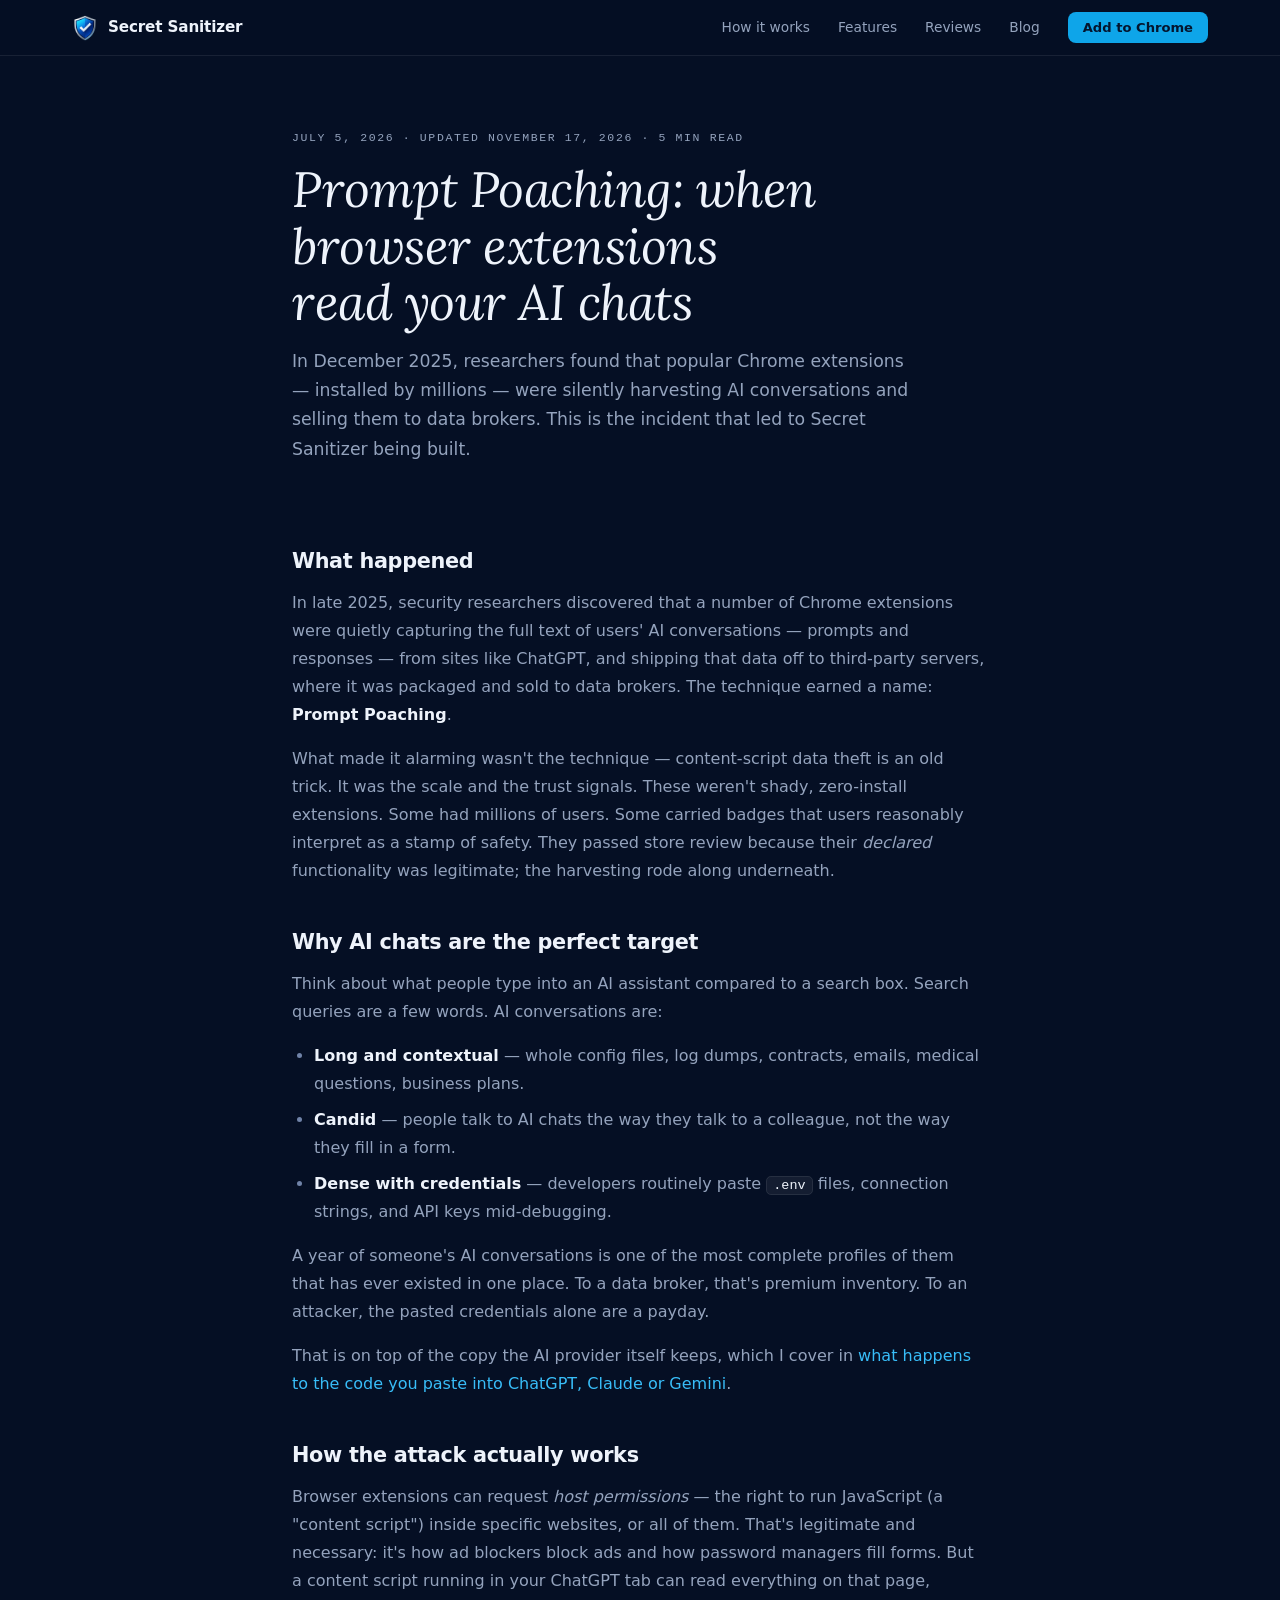
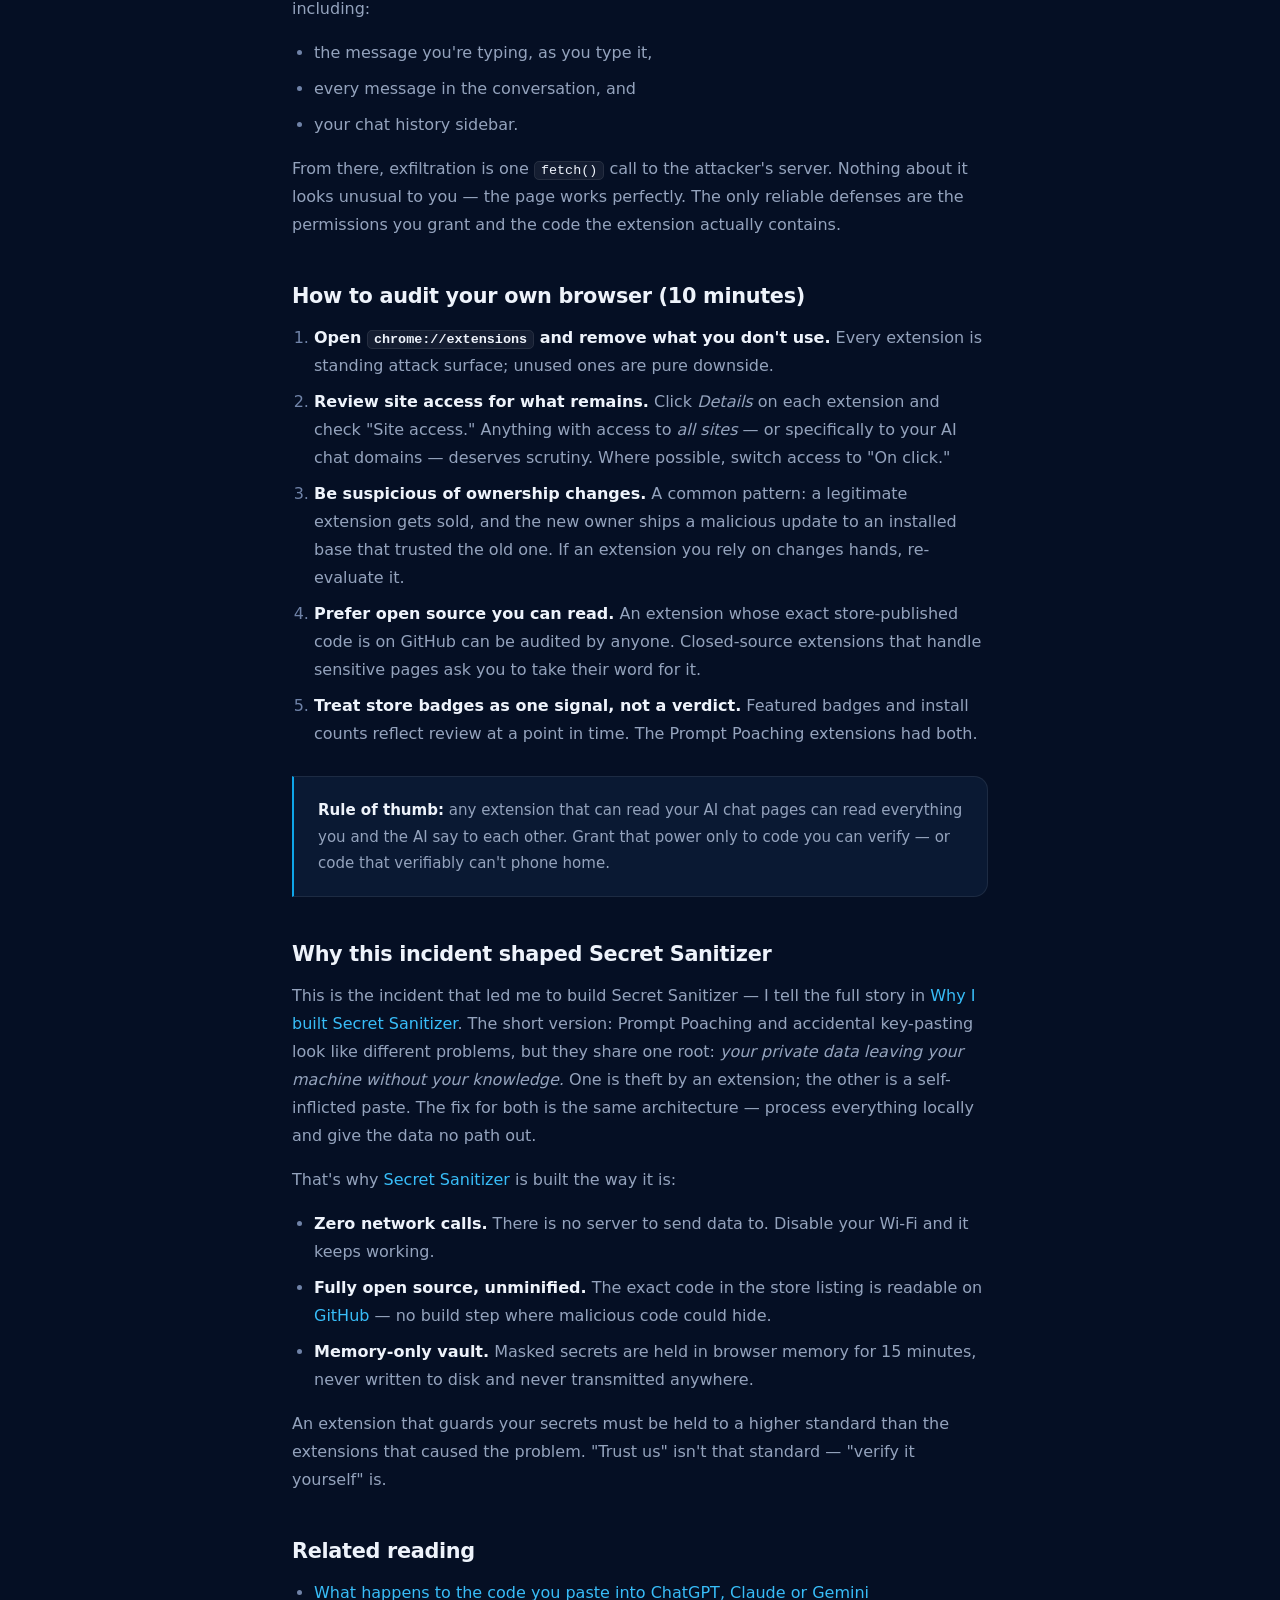
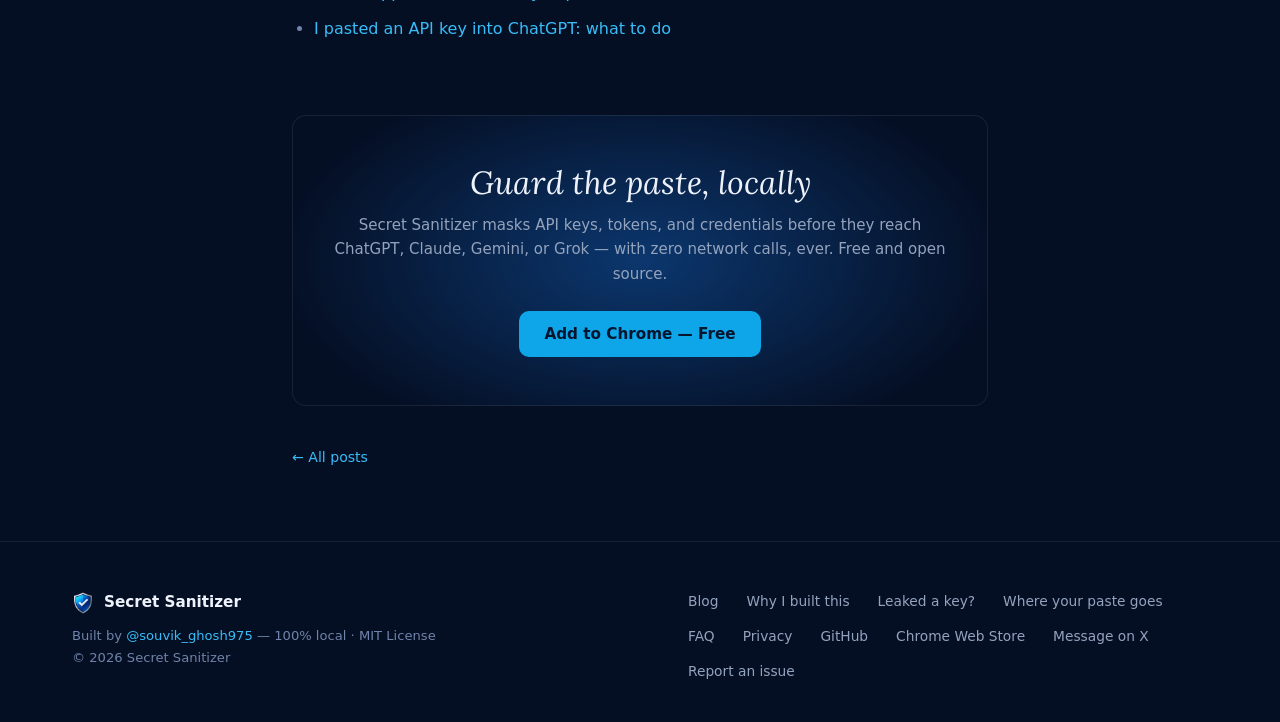
<file: website/blog/prompt-poaching.html>
<!DOCTYPE html>
<html lang="en">
<head>
  <meta charset="UTF-8">
  <meta name="viewport" content="width=device-width, initial-scale=1.0">
  <title>Prompt Poaching: When Browser Extensions Read Your AI Chats | Secret Sanitizer</title>
  <meta name="description" content="How trusted-looking Chrome extensions harvested AI conversations at scale, why chat pages are such a rich target, and how to audit the extensions in your own browser.">
  <meta name="robots" content="index, follow">
  <meta name="author" content="Souvik Ghosh">
  <link rel="canonical" href="https://secretsanitizer.com/blog/prompt-poaching">

  <meta property="og:type" content="article">
  <meta property="og:site_name" content="Secret Sanitizer">
  <meta property="og:title" content="Prompt Poaching: When Browser Extensions Read Your AI Chats">
  <meta property="og:description" content="How trusted-looking Chrome extensions harvested AI conversations at scale — and how to audit your own browser.">
  <meta property="og:url" content="https://secretsanitizer.com/blog/prompt-poaching">
  <meta property="og:image" content="https://secretsanitizer.com/og-card.jpg">
  <meta property="og:image:width" content="2400">
  <meta property="og:image:height" content="1260">
  <meta property="og:image:type" content="image/jpeg">
  <meta property="og:image:alt" content="Secret Sanitizer masks api_key as [STRIPE_KEY_k3f9_0] — Paste freely. Leak nothing.">
  <meta name="twitter:card" content="summary_large_image">
  <meta name="twitter:title" content="Prompt Poaching: When Browser Extensions Read Your AI Chats">
  <meta name="twitter:description" content="How trusted-looking Chrome extensions harvested AI conversations at scale — and how to audit your own browser.">
  <meta name="twitter:image" content="https://secretsanitizer.com/og-card.jpg">
  <meta name="twitter:image:alt" content="Secret Sanitizer masks api_key as [STRIPE_KEY_k3f9_0] — Paste freely. Leak nothing.">
  <link rel="icon" type="image/png" href="../icon-128.png">
  <meta name="theme-color" content="#050f24">
  <link rel="preload" href="../fonts/lora-italic-400.woff2" as="font" type="font/woff2" crossorigin>
  <link rel="stylesheet" href="../site.css">

  <script type="application/ld+json">
  {
    "@context": "https://schema.org",
    "@type": "Article",
    "headline": "Prompt Poaching: When Browser Extensions Read Your AI Chats",
    "description": "How trusted-looking Chrome extensions harvested AI conversations at scale, why chat pages are such a rich target, and how to audit your own browser.",
    "author": { "@type": "Person", "name": "Souvik Ghosh", "url": "https://x.com/souvik_ghosh975" },
    "publisher": { "@type": "Organization", "name": "Secret Sanitizer", "url": "https://secretsanitizer.com/", "logo": { "@type": "ImageObject", "url": "https://secretsanitizer.com/icon-128.png" } },
    "datePublished": "2026-07-05",
    "dateModified": "2026-11-17",
    "image": "https://secretsanitizer.com/og-card.jpg",
    "mainEntityOfPage": "https://secretsanitizer.com/blog/prompt-poaching"
  }
  </script>

  <script type="application/ld+json">
  {
    "@context": "https://schema.org",
    "@type": "BreadcrumbList",
    "itemListElement": [
      { "@type": "ListItem", "position": 1, "name": "Home", "item": "https://secretsanitizer.com/" },
      { "@type": "ListItem", "position": 2, "name": "Blog", "item": "https://secretsanitizer.com/blog/" },
      { "@type": "ListItem", "position": 3, "name": "Prompt Poaching: when browser extensions read your AI chats", "item": "https://secretsanitizer.com/blog/prompt-poaching" }
    ]
  }
  </script>
</head>
<body>

  <nav class="navbar">
    <div class="nav-inner">
      <a href="/" class="nav-brand">
        <img src="../icon-128.png" alt="" width="26" height="26">
        <span>Secret Sanitizer</span>
      </a>
      <div class="nav-links">
        <a href="/#how-it-works">How it works</a>
        <a href="/#features">Features</a>
        <a href="/#reviews">Reviews</a>
        <a href="/blog/">Blog</a>
        <a href="https://chromewebstore.google.com/detail/secret-sanitizer/genolcmpopiemhpbdnhkaefllchgekja" class="btn btn-primary btn-sm" target="_blank" rel="noopener noreferrer">Add to Chrome</a>
      </div>
    </div>
  </nav>

  <main class="container narrow">
    <header class="page-head">
      <span class="eyebrow">July 5, 2026 &middot; Updated November 17, 2026 &middot; 5 min read</span>
      <h1>Prompt Poaching: when browser extensions read your AI chats</h1>
      <p class="lede">In December 2025, researchers found that popular Chrome extensions — installed by millions — were silently harvesting AI conversations and selling them to data brokers. This is the incident that led to Secret Sanitizer being built.</p>
    </header>

    <article class="prose">
      <h2>What happened</h2>
      <p>In late 2025, security researchers discovered that a number of Chrome extensions were quietly capturing the full text of users' AI conversations — prompts and responses — from sites like ChatGPT, and shipping that data off to third-party servers, where it was packaged and sold to data brokers. The technique earned a name: <strong>Prompt Poaching</strong>.</p>
      <p>What made it alarming wasn't the technique — content-script data theft is an old trick. It was the scale and the trust signals. These weren't shady, zero-install extensions. Some had millions of users. Some carried badges that users reasonably interpret as a stamp of safety. They passed store review because their <em>declared</em> functionality was legitimate; the harvesting rode along underneath.</p>

      <h2>Why AI chats are the perfect target</h2>
      <p>Think about what people type into an AI assistant compared to a search box. Search queries are a few words. AI conversations are:</p>
      <ul>
        <li><strong>Long and contextual</strong> — whole config files, log dumps, contracts, emails, medical questions, business plans.</li>
        <li><strong>Candid</strong> — people talk to AI chats the way they talk to a colleague, not the way they fill in a form.</li>
        <li><strong>Dense with credentials</strong> — developers routinely paste <code>.env</code> files, connection strings, and API keys mid-debugging.</li>
      </ul>
      <p>A year of someone's AI conversations is one of the most complete profiles of them that has ever existed in one place. To a data broker, that's premium inventory. To an attacker, the pasted credentials alone are a payday.</p>
      <p>That is on top of the copy the AI provider itself keeps, which I cover in <a href="/blog/what-happens-to-data-you-paste-into-ai">what happens to the code you paste into ChatGPT, Claude or Gemini</a>.</p>

      <h2>How the attack actually works</h2>
      <p>Browser extensions can request <em>host permissions</em> — the right to run JavaScript (a "content script") inside specific websites, or all of them. That's legitimate and necessary: it's how ad blockers block ads and how password managers fill forms. But a content script running in your ChatGPT tab can read everything on that page, including:</p>
      <ul>
        <li>the message you're typing, as you type it,</li>
        <li>every message in the conversation, and</li>
        <li>your chat history sidebar.</li>
      </ul>
      <p>From there, exfiltration is one <code>fetch()</code> call to the attacker's server. Nothing about it looks unusual to you — the page works perfectly. The only reliable defenses are the permissions you grant and the code the extension actually contains.</p>

      <h2>How to audit your own browser (10 minutes)</h2>
      <ol>
        <li><strong>Open <code>chrome://extensions</code> and remove what you don't use.</strong> Every extension is standing attack surface; unused ones are pure downside.</li>
        <li><strong>Review site access for what remains.</strong> Click <em>Details</em> on each extension and check "Site access." Anything with access to <em>all sites</em> — or specifically to your AI chat domains — deserves scrutiny. Where possible, switch access to "On click."</li>
        <li><strong>Be suspicious of ownership changes.</strong> A common pattern: a legitimate extension gets sold, and the new owner ships a malicious update to an installed base that trusted the old one. If an extension you rely on changes hands, re-evaluate it.</li>
        <li><strong>Prefer open source you can read.</strong> An extension whose exact store-published code is on GitHub can be audited by anyone. Closed-source extensions that handle sensitive pages ask you to take their word for it.</li>
        <li><strong>Treat store badges as one signal, not a verdict.</strong> Featured badges and install counts reflect review at a point in time. The Prompt Poaching extensions had both.</li>
      </ol>

      <div class="callout"><strong>Rule of thumb:</strong> any extension that can read your AI chat pages can read everything you and the AI say to each other. Grant that power only to code you can verify — or code that verifiably can't phone home.</div>

      <h2>Why this incident shaped Secret Sanitizer</h2>
      <p>This is the incident that led me to build Secret Sanitizer &mdash; I tell the full story in <a href="/blog/why-i-built-secret-sanitizer">Why I built Secret Sanitizer</a>. The short version: Prompt Poaching and accidental key-pasting look like different problems, but they share one root: <em>your private data leaving your machine without your knowledge.</em> One is theft by an extension; the other is a self-inflicted paste. The fix for both is the same architecture — process everything locally and give the data no path out.</p>
      <p>That's why <a href="/">Secret Sanitizer</a> is built the way it is:</p>
      <ul>
        <li><strong>Zero network calls.</strong> There is no server to send data to. Disable your Wi-Fi and it keeps working.</li>
        <li><strong>Fully open source, unminified.</strong> The exact code in the store listing is readable on <a href="https://github.com/souvikghosh957/secret-sanitizer-extension" target="_blank" rel="noopener noreferrer">GitHub</a> — no build step where malicious code could hide.</li>
        <li><strong>Memory-only vault.</strong> Masked secrets are held in browser memory for 15 minutes, never written to disk and never transmitted anywhere.</li>
      </ul>
      <p>An extension that guards your secrets must be held to a higher standard than the extensions that caused the problem. "Trust us" isn't that standard — "verify it yourself" is.</p>
      <h2>Related reading</h2>
      <ul>
        <li><a href="/blog/what-happens-to-data-you-paste-into-ai">What happens to the code you paste into ChatGPT, Claude or Gemini</a></li>
        <li><a href="/blog/pasted-api-key-into-chatgpt">I pasted an API key into ChatGPT: what to do</a></li>
      </ul>
    </article>

    <div class="article-cta">
      <h2>Guard the paste, locally</h2>
      <p>Secret Sanitizer masks API keys, tokens, and credentials before they reach ChatGPT, Claude, Gemini, or Grok — with zero network calls, ever. Free and open source.</p>
      <a href="https://chromewebstore.google.com/detail/secret-sanitizer/genolcmpopiemhpbdnhkaefllchgekja" class="btn btn-primary" target="_blank" rel="noopener noreferrer">Add to Chrome &mdash; Free</a>
    </div>

    <p class="back-row"><a href="/blog/">&larr; All posts</a></p>
  </main>

  <footer class="site-footer" id="contact">
    <div class="footer-inner">
      <div>
        <a href="/" class="footer-brand"><img src="../icon-128.png" alt="" width="22" height="22">Secret Sanitizer</a>
        <p class="footer-credit">Built by <a href="https://x.com/souvik_ghosh975" target="_blank" rel="noopener noreferrer">@souvik_ghosh975</a> &mdash; 100% local &middot; MIT License</p>
        <p class="footer-credit">&copy; 2026 Secret Sanitizer</p>
      </div>
      <nav class="footer-links" aria-label="Footer">
        <a href="/blog/">Blog</a>
        <a href="/blog/why-i-built-secret-sanitizer">Why I built this</a>
        <a href="/blog/pasted-api-key-into-chatgpt">Leaked a key?</a>
        <a href="/blog/what-happens-to-data-you-paste-into-ai">Where your paste goes</a>
        <a href="/#faq">FAQ</a>
        <a href="/privacy">Privacy</a>
        <a href="https://github.com/souvikghosh957/secret-sanitizer-extension" target="_blank" rel="noopener noreferrer">GitHub</a>
        <a href="https://chromewebstore.google.com/detail/secret-sanitizer/genolcmpopiemhpbdnhkaefllchgekja" target="_blank" rel="noopener noreferrer">Chrome Web Store</a>
        <a href="https://x.com/souvik_ghosh975" target="_blank" rel="noopener noreferrer">Message on X</a>
        <a href="https://github.com/souvikghosh957/secret-sanitizer-extension/issues" target="_blank" rel="noopener noreferrer">Report an issue</a>
      </nav>
    </div>
  </footer>

</body>
</html>
</file>
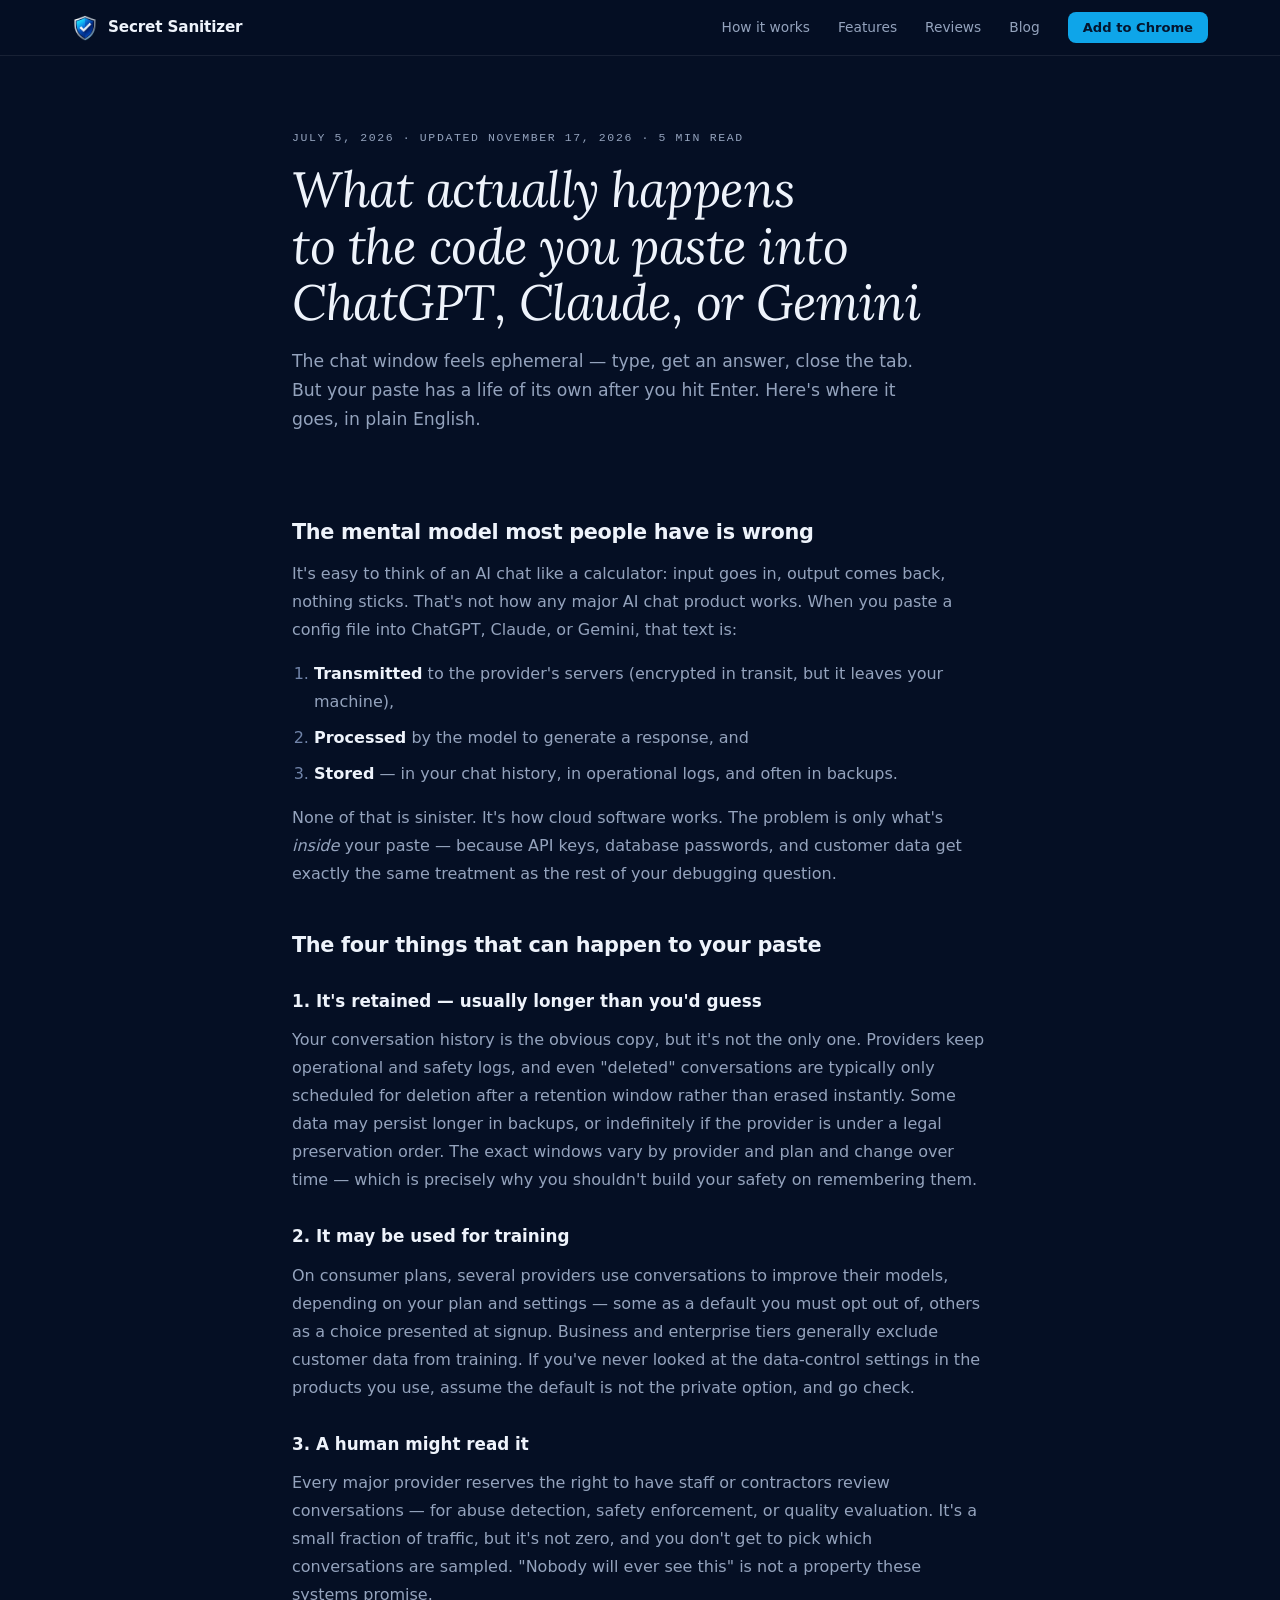
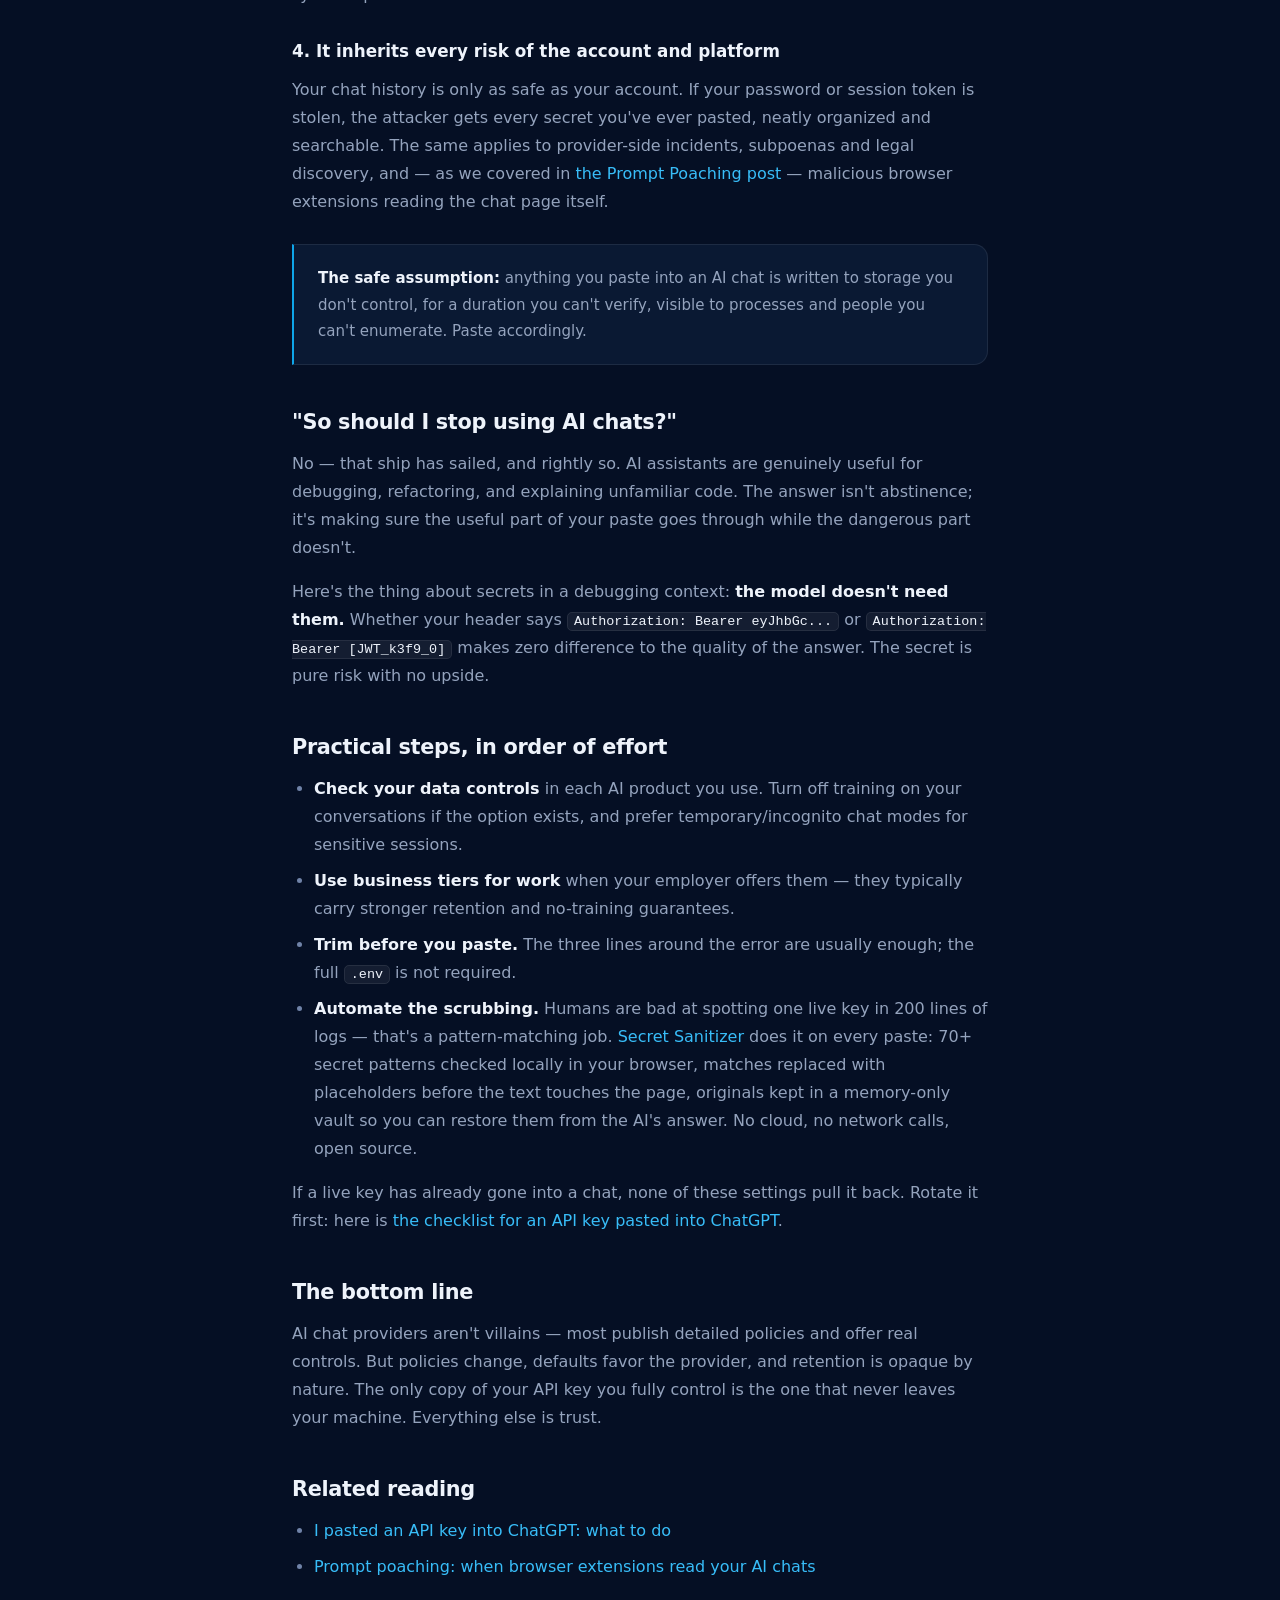
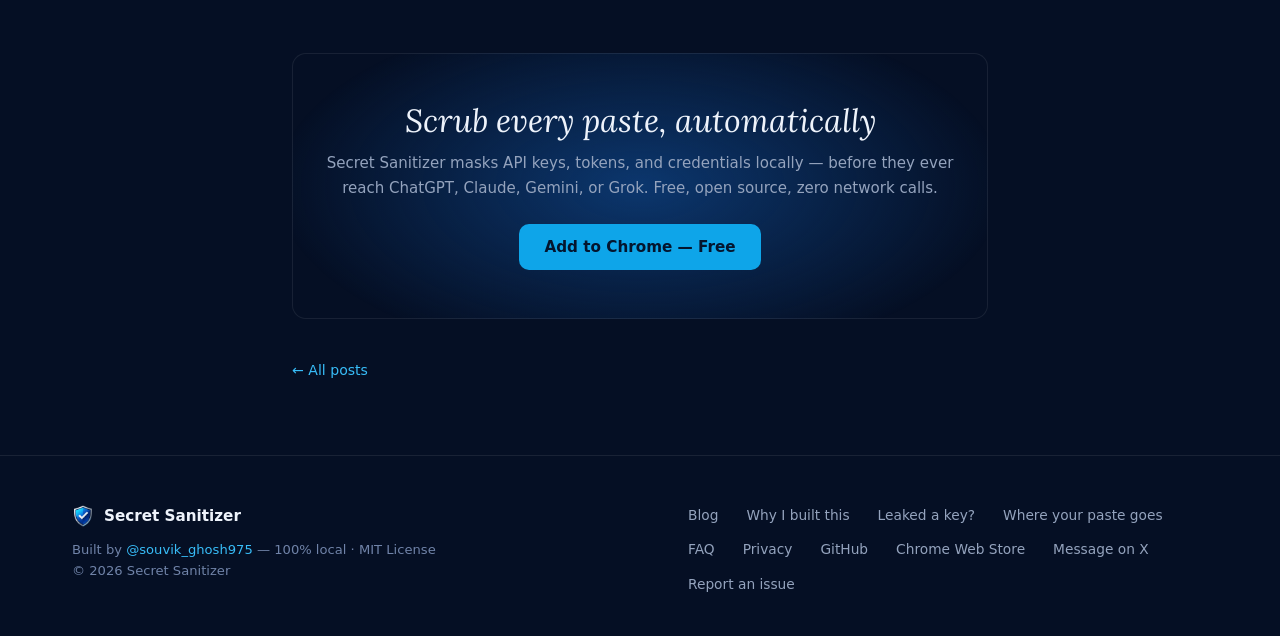
<file: website/blog/what-happens-to-data-you-paste-into-ai.html>
<!DOCTYPE html>
<html lang="en">
<head>
  <meta charset="UTF-8">
  <meta name="viewport" content="width=device-width, initial-scale=1.0">
  <title>What Happens to the Code You Paste Into ChatGPT, Claude, or Gemini? | Secret Sanitizer</title>
  <meta name="description" content="Pasted code doesn't vanish when the chat ends. A plain-English look at retention, training, human review, and the safe assumption to work from when using AI chats.">
  <meta name="robots" content="index, follow">
  <meta name="author" content="Souvik Ghosh">
  <link rel="canonical" href="https://secretsanitizer.com/blog/what-happens-to-data-you-paste-into-ai">

  <meta property="og:type" content="article">
  <meta property="og:site_name" content="Secret Sanitizer">
  <meta property="og:title" content="What Happens to the Code You Paste Into ChatGPT, Claude, or Gemini?">
  <meta property="og:description" content="It doesn't vanish when the chat ends. A plain-English look at retention, training, human review, and the safe assumption to work from.">
  <meta property="og:url" content="https://secretsanitizer.com/blog/what-happens-to-data-you-paste-into-ai">
  <meta property="og:image" content="https://secretsanitizer.com/og-card.jpg">
  <meta property="og:image:width" content="2400">
  <meta property="og:image:height" content="1260">
  <meta property="og:image:type" content="image/jpeg">
  <meta property="og:image:alt" content="Secret Sanitizer masks api_key as [STRIPE_KEY_k3f9_0] — Paste freely. Leak nothing.">
  <meta name="twitter:card" content="summary_large_image">
  <meta name="twitter:title" content="What Happens to the Code You Paste Into ChatGPT, Claude, or Gemini?">
  <meta name="twitter:description" content="It doesn't vanish when the chat ends. A plain-English look at retention, training, human review, and the safe assumption to work from.">
  <meta name="twitter:image" content="https://secretsanitizer.com/og-card.jpg">
  <meta name="twitter:image:alt" content="Secret Sanitizer masks api_key as [STRIPE_KEY_k3f9_0] — Paste freely. Leak nothing.">
  <link rel="icon" type="image/png" href="../icon-128.png">
  <meta name="theme-color" content="#050f24">
  <link rel="preload" href="../fonts/lora-italic-400.woff2" as="font" type="font/woff2" crossorigin>
  <link rel="stylesheet" href="../site.css">

  <script type="application/ld+json">
  {
    "@context": "https://schema.org",
    "@type": "Article",
    "headline": "What Happens to the Code You Paste Into ChatGPT, Claude, or Gemini?",
    "description": "Pasted code doesn't vanish when the chat ends. A plain-English look at retention, training, human review, and the safe assumption to work from.",
    "author": { "@type": "Person", "name": "Souvik Ghosh", "url": "https://x.com/souvik_ghosh975" },
    "publisher": { "@type": "Organization", "name": "Secret Sanitizer", "url": "https://secretsanitizer.com/", "logo": { "@type": "ImageObject", "url": "https://secretsanitizer.com/icon-128.png" } },
    "datePublished": "2026-07-05",
    "dateModified": "2026-11-17",
    "image": "https://secretsanitizer.com/og-card.jpg",
    "mainEntityOfPage": "https://secretsanitizer.com/blog/what-happens-to-data-you-paste-into-ai"
  }
  </script>

  <script type="application/ld+json">
  {
    "@context": "https://schema.org",
    "@type": "BreadcrumbList",
    "itemListElement": [
      { "@type": "ListItem", "position": 1, "name": "Home", "item": "https://secretsanitizer.com/" },
      { "@type": "ListItem", "position": 2, "name": "Blog", "item": "https://secretsanitizer.com/blog/" },
      { "@type": "ListItem", "position": 3, "name": "What actually happens to the code you paste into ChatGPT, Claude, or Gemini", "item": "https://secretsanitizer.com/blog/what-happens-to-data-you-paste-into-ai" }
    ]
  }
  </script>
</head>
<body>

  <nav class="navbar">
    <div class="nav-inner">
      <a href="/" class="nav-brand">
        <img src="../icon-128.png" alt="" width="26" height="26">
        <span>Secret Sanitizer</span>
      </a>
      <div class="nav-links">
        <a href="/#how-it-works">How it works</a>
        <a href="/#features">Features</a>
        <a href="/#reviews">Reviews</a>
        <a href="/blog/">Blog</a>
        <a href="https://chromewebstore.google.com/detail/secret-sanitizer/genolcmpopiemhpbdnhkaefllchgekja" class="btn btn-primary btn-sm" target="_blank" rel="noopener noreferrer">Add to Chrome</a>
      </div>
    </div>
  </nav>

  <main class="container narrow">
    <header class="page-head">
      <span class="eyebrow">July 5, 2026 &middot; Updated November 17, 2026 &middot; 5 min read</span>
      <h1>What actually happens to the code you paste into ChatGPT, Claude, or Gemini</h1>
      <p class="lede">The chat window feels ephemeral — type, get an answer, close the tab. But your paste has a life of its own after you hit Enter. Here's where it goes, in plain English.</p>
    </header>

    <article class="prose">
      <h2>The mental model most people have is wrong</h2>
      <p>It's easy to think of an AI chat like a calculator: input goes in, output comes back, nothing sticks. That's not how any major AI chat product works. When you paste a config file into ChatGPT, Claude, or Gemini, that text is:</p>
      <ol>
        <li><strong>Transmitted</strong> to the provider's servers (encrypted in transit, but it leaves your machine),</li>
        <li><strong>Processed</strong> by the model to generate a response, and</li>
        <li><strong>Stored</strong> — in your chat history, in operational logs, and often in backups.</li>
      </ol>
      <p>None of that is sinister. It's how cloud software works. The problem is only what's <em>inside</em> your paste — because API keys, database passwords, and customer data get exactly the same treatment as the rest of your debugging question.</p>

      <h2>The four things that can happen to your paste</h2>

      <h3>1. It's retained — usually longer than you'd guess</h3>
      <p>Your conversation history is the obvious copy, but it's not the only one. Providers keep operational and safety logs, and even "deleted" conversations are typically only scheduled for deletion after a retention window rather than erased instantly. Some data may persist longer in backups, or indefinitely if the provider is under a legal preservation order. The exact windows vary by provider and plan and change over time — which is precisely why you shouldn't build your safety on remembering them.</p>

      <h3>2. It may be used for training</h3>
      <p>On consumer plans, several providers use conversations to improve their models, depending on your plan and settings — some as a default you must opt out of, others as a choice presented at signup. Business and enterprise tiers generally exclude customer data from training. If you've never looked at the data-control settings in the products you use, assume the default is not the private option, and go check.</p>

      <h3>3. A human might read it</h3>
      <p>Every major provider reserves the right to have staff or contractors review conversations — for abuse detection, safety enforcement, or quality evaluation. It's a small fraction of traffic, but it's not zero, and you don't get to pick which conversations are sampled. "Nobody will ever see this" is not a property these systems promise.</p>

      <h3>4. It inherits every risk of the account and platform</h3>
      <p>Your chat history is only as safe as your account. If your password or session token is stolen, the attacker gets every secret you've ever pasted, neatly organized and searchable. The same applies to provider-side incidents, subpoenas and legal discovery, and — as we covered in <a href="/blog/prompt-poaching">the Prompt Poaching post</a> — malicious browser extensions reading the chat page itself.</p>

      <div class="callout"><strong>The safe assumption:</strong> anything you paste into an AI chat is written to storage you don't control, for a duration you can't verify, visible to processes and people you can't enumerate. Paste accordingly.</div>

      <h2>"So should I stop using AI chats?"</h2>
      <p>No — that ship has sailed, and rightly so. AI assistants are genuinely useful for debugging, refactoring, and explaining unfamiliar code. The answer isn't abstinence; it's making sure the useful part of your paste goes through while the dangerous part doesn't.</p>
      <p>Here's the thing about secrets in a debugging context: <strong>the model doesn't need them.</strong> Whether your header says <code>Authorization: Bearer eyJhbGc...</code> or <code>Authorization: Bearer [JWT_k3f9_0]</code> makes zero difference to the quality of the answer. The secret is pure risk with no upside.</p>

      <h2>Practical steps, in order of effort</h2>
      <ul>
        <li><strong>Check your data controls</strong> in each AI product you use. Turn off training on your conversations if the option exists, and prefer temporary/incognito chat modes for sensitive sessions.</li>
        <li><strong>Use business tiers for work</strong> when your employer offers them — they typically carry stronger retention and no-training guarantees.</li>
        <li><strong>Trim before you paste.</strong> The three lines around the error are usually enough; the full <code>.env</code> is not required.</li>
        <li><strong>Automate the scrubbing.</strong> Humans are bad at spotting one live key in 200 lines of logs — that's a pattern-matching job. <a href="/">Secret Sanitizer</a> does it on every paste: 70+ secret patterns checked locally in your browser, matches replaced with placeholders before the text touches the page, originals kept in a memory-only vault so you can restore them from the AI's answer. No cloud, no network calls, open source.</li>
      </ul>
      <p>If a live key has already gone into a chat, none of these settings pull it back. Rotate it first: here is <a href="/blog/pasted-api-key-into-chatgpt">the checklist for an API key pasted into ChatGPT</a>.</p>

      <h2>The bottom line</h2>
      <p>AI chat providers aren't villains — most publish detailed policies and offer real controls. But policies change, defaults favor the provider, and retention is opaque by nature. The only copy of your API key you fully control is the one that never leaves your machine. Everything else is trust.</p>
      <h2>Related reading</h2>
      <ul>
        <li><a href="/blog/pasted-api-key-into-chatgpt">I pasted an API key into ChatGPT: what to do</a></li>
        <li><a href="/blog/prompt-poaching">Prompt poaching: when browser extensions read your AI chats</a></li>
      </ul>
    </article>

    <div class="article-cta">
      <h2>Scrub every paste, automatically</h2>
      <p>Secret Sanitizer masks API keys, tokens, and credentials locally — before they ever reach ChatGPT, Claude, Gemini, or Grok. Free, open source, zero network calls.</p>
      <a href="https://chromewebstore.google.com/detail/secret-sanitizer/genolcmpopiemhpbdnhkaefllchgekja" class="btn btn-primary" target="_blank" rel="noopener noreferrer">Add to Chrome &mdash; Free</a>
    </div>

    <p class="back-row"><a href="/blog/">&larr; All posts</a></p>
  </main>

  <footer class="site-footer" id="contact">
    <div class="footer-inner">
      <div>
        <a href="/" class="footer-brand"><img src="../icon-128.png" alt="" width="22" height="22">Secret Sanitizer</a>
        <p class="footer-credit">Built by <a href="https://x.com/souvik_ghosh975" target="_blank" rel="noopener noreferrer">@souvik_ghosh975</a> &mdash; 100% local &middot; MIT License</p>
        <p class="footer-credit">&copy; 2026 Secret Sanitizer</p>
      </div>
      <nav class="footer-links" aria-label="Footer">
        <a href="/blog/">Blog</a>
        <a href="/blog/why-i-built-secret-sanitizer">Why I built this</a>
        <a href="/blog/pasted-api-key-into-chatgpt">Leaked a key?</a>
        <a href="/blog/what-happens-to-data-you-paste-into-ai">Where your paste goes</a>
        <a href="/#faq">FAQ</a>
        <a href="/privacy">Privacy</a>
        <a href="https://github.com/souvikghosh957/secret-sanitizer-extension" target="_blank" rel="noopener noreferrer">GitHub</a>
        <a href="https://chromewebstore.google.com/detail/secret-sanitizer/genolcmpopiemhpbdnhkaefllchgekja" target="_blank" rel="noopener noreferrer">Chrome Web Store</a>
        <a href="https://x.com/souvik_ghosh975" target="_blank" rel="noopener noreferrer">Message on X</a>
        <a href="https://github.com/souvikghosh957/secret-sanitizer-extension/issues" target="_blank" rel="noopener noreferrer">Report an issue</a>
      </nav>
    </div>
  </footer>

</body>
</html>
</file>
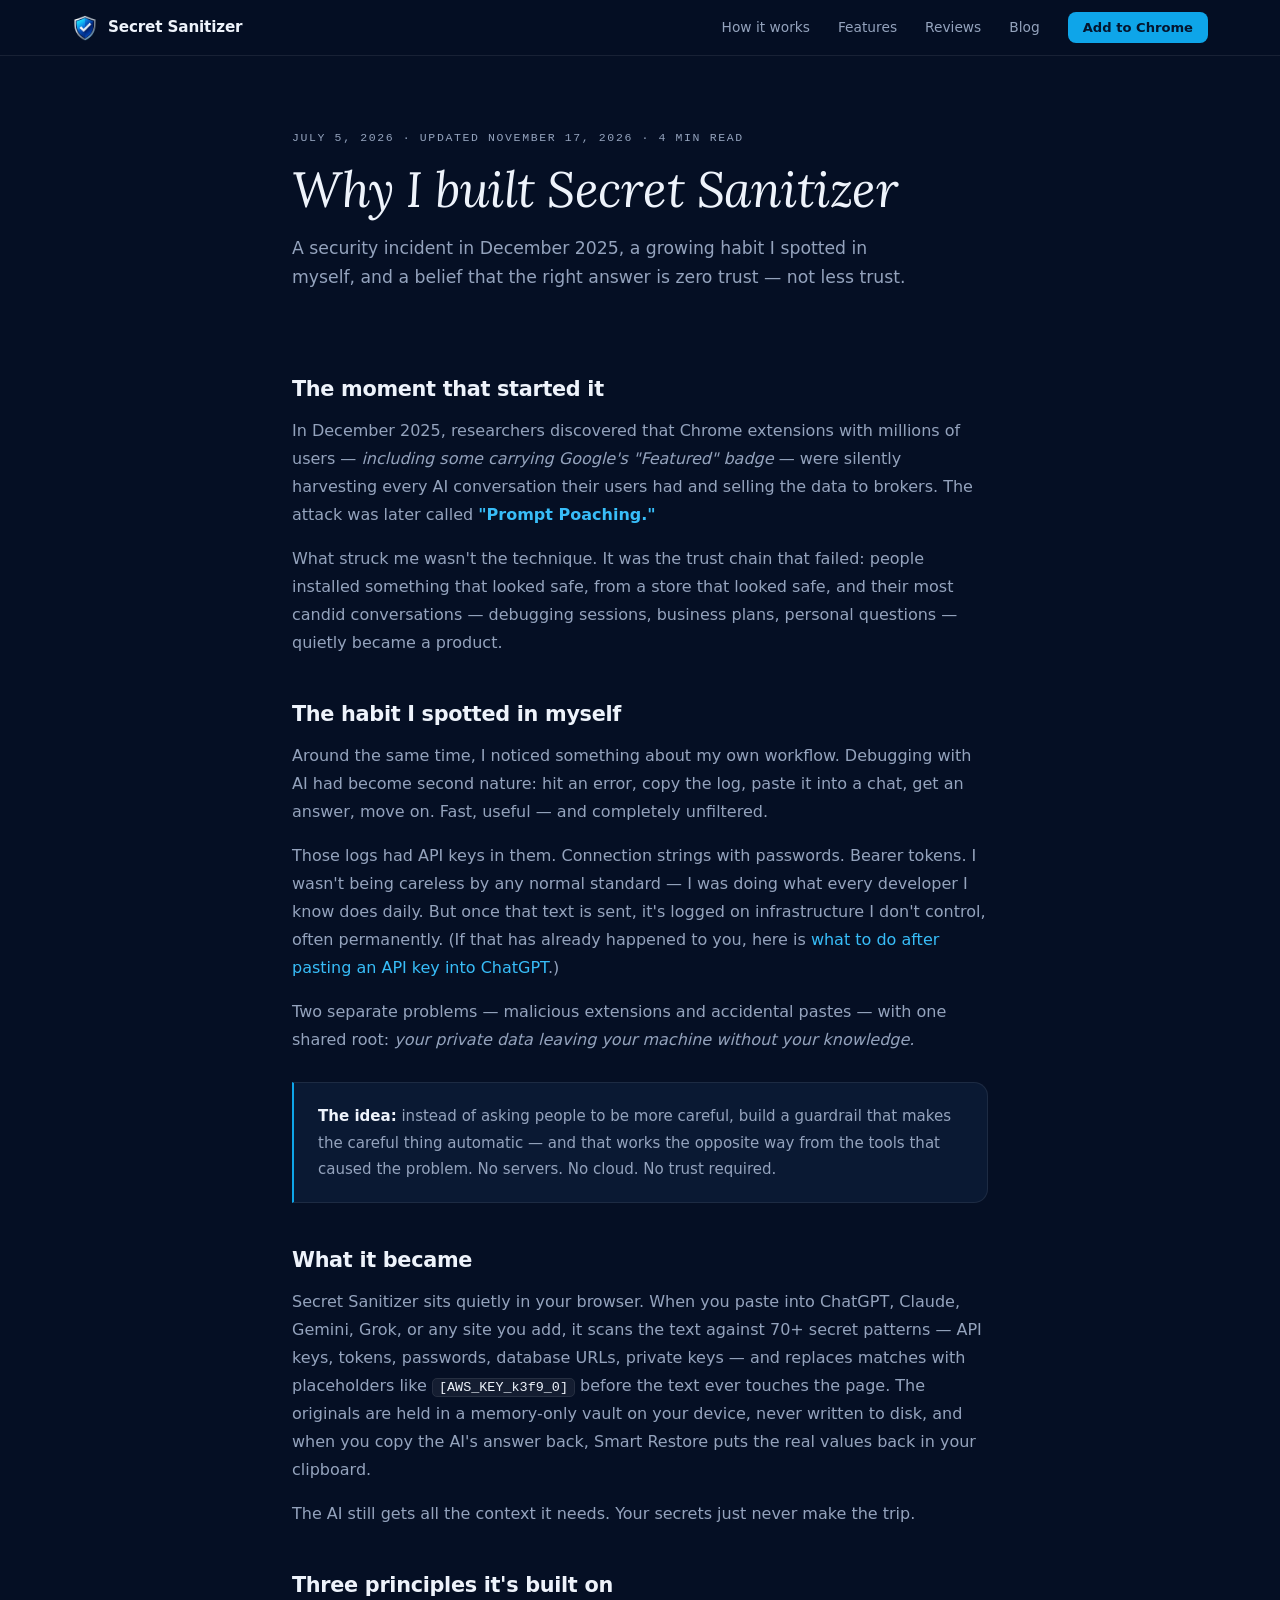
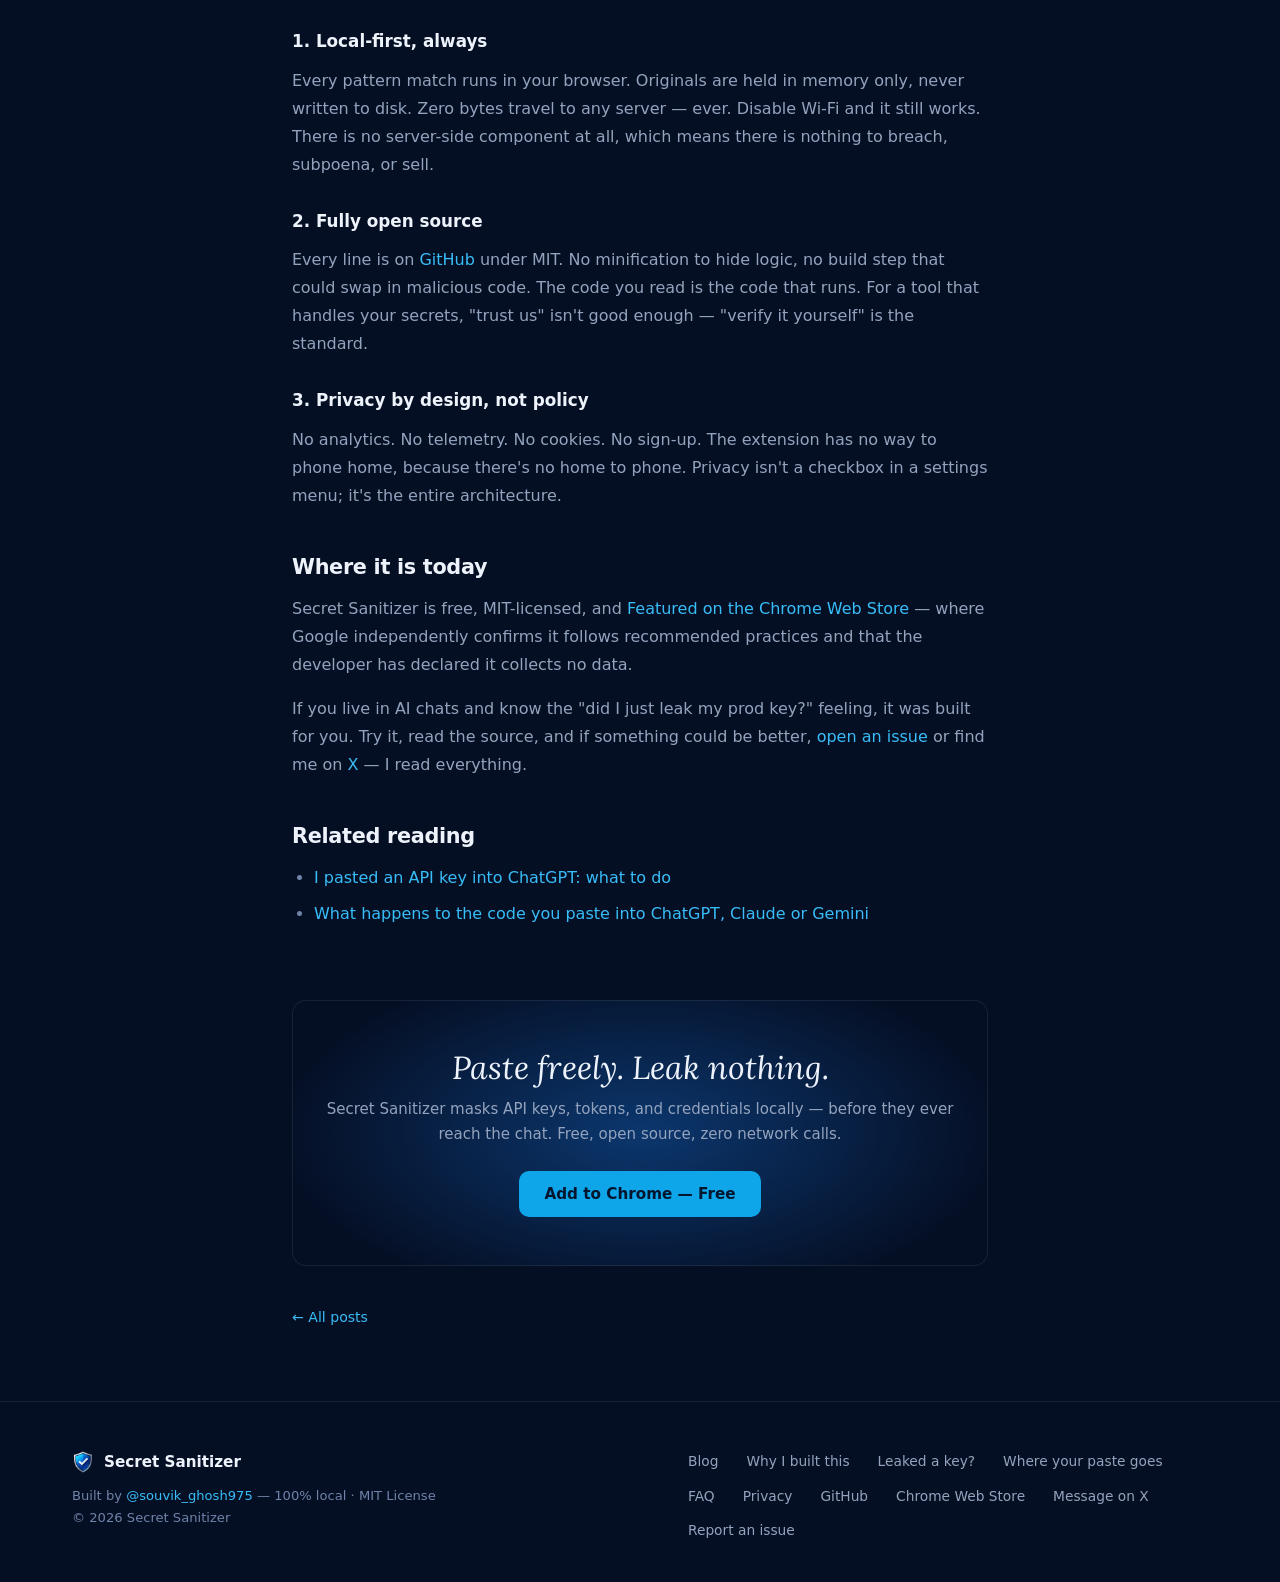
<file: website/blog/why-i-built-secret-sanitizer.html>
<!DOCTYPE html>
<html lang="en">
<head>
  <meta charset="UTF-8">
  <meta name="viewport" content="width=device-width, initial-scale=1.0">
  <title>Why I Built Secret Sanitizer | Secret Sanitizer</title>
  <meta name="description" content="A security incident in December 2025, a habit I spotted in myself, and a belief that the right answer is zero trust — not less trust. The story behind Secret Sanitizer.">
  <meta name="robots" content="index, follow">
  <meta name="author" content="Souvik Ghosh">
  <link rel="canonical" href="https://secretsanitizer.com/blog/why-i-built-secret-sanitizer">

  <meta property="og:type" content="article">
  <meta property="og:site_name" content="Secret Sanitizer">
  <meta property="og:title" content="Why I Built Secret Sanitizer">
  <meta property="og:description" content="A security incident, a habit I spotted in myself, and a belief that the right answer is zero trust — not less trust.">
  <meta property="og:url" content="https://secretsanitizer.com/blog/why-i-built-secret-sanitizer">
  <meta property="og:image" content="https://secretsanitizer.com/og-card.jpg">
  <meta property="og:image:width" content="2400">
  <meta property="og:image:height" content="1260">
  <meta property="og:image:type" content="image/jpeg">
  <meta property="og:image:alt" content="Secret Sanitizer masks api_key as [STRIPE_KEY_k3f9_0] — Paste freely. Leak nothing.">
  <meta name="twitter:card" content="summary_large_image">
  <meta name="twitter:title" content="Why I Built Secret Sanitizer">
  <meta name="twitter:description" content="A security incident, a habit I spotted in myself, and a belief that the right answer is zero trust — not less trust.">
  <meta name="twitter:image" content="https://secretsanitizer.com/og-card.jpg">
  <meta name="twitter:image:alt" content="Secret Sanitizer masks api_key as [STRIPE_KEY_k3f9_0] — Paste freely. Leak nothing.">
  <link rel="icon" type="image/png" href="../icon-128.png">
  <meta name="theme-color" content="#050f24">
  <link rel="preload" href="../fonts/lora-italic-400.woff2" as="font" type="font/woff2" crossorigin>
  <link rel="stylesheet" href="../site.css">

  <script type="application/ld+json">
  {
    "@context": "https://schema.org",
    "@type": "Article",
    "headline": "Why I Built Secret Sanitizer",
    "description": "A security incident in December 2025, a habit I spotted in myself, and a belief that the right answer is zero trust — not less trust. The story behind Secret Sanitizer.",
    "author": { "@type": "Person", "name": "Souvik Ghosh", "url": "https://x.com/souvik_ghosh975" },
    "publisher": { "@type": "Organization", "name": "Secret Sanitizer", "url": "https://secretsanitizer.com/", "logo": { "@type": "ImageObject", "url": "https://secretsanitizer.com/icon-128.png" } },
    "datePublished": "2026-07-05",
    "dateModified": "2026-11-17",
    "image": "https://secretsanitizer.com/og-card.jpg",
    "mainEntityOfPage": "https://secretsanitizer.com/blog/why-i-built-secret-sanitizer"
  }
  </script>

  <script type="application/ld+json">
  {
    "@context": "https://schema.org",
    "@type": "BreadcrumbList",
    "itemListElement": [
      { "@type": "ListItem", "position": 1, "name": "Home", "item": "https://secretsanitizer.com/" },
      { "@type": "ListItem", "position": 2, "name": "Blog", "item": "https://secretsanitizer.com/blog/" },
      { "@type": "ListItem", "position": 3, "name": "Why I built Secret Sanitizer", "item": "https://secretsanitizer.com/blog/why-i-built-secret-sanitizer" }
    ]
  }
  </script>
</head>
<body>

  <nav class="navbar">
    <div class="nav-inner">
      <a href="/" class="nav-brand">
        <img src="../icon-128.png" alt="" width="26" height="26">
        <span>Secret Sanitizer</span>
      </a>
      <div class="nav-links">
        <a href="/#how-it-works">How it works</a>
        <a href="/#features">Features</a>
        <a href="/#reviews">Reviews</a>
        <a href="/blog/">Blog</a>
        <a href="https://chromewebstore.google.com/detail/secret-sanitizer/genolcmpopiemhpbdnhkaefllchgekja" class="btn btn-primary btn-sm" target="_blank" rel="noopener noreferrer">Add to Chrome</a>
      </div>
    </div>
  </nav>

  <main class="container narrow">
    <header class="page-head">
      <span class="eyebrow">July 5, 2026 &middot; Updated November 17, 2026 &middot; 4 min read</span>
      <h1>Why I built Secret Sanitizer</h1>
      <p class="lede">A security incident in December 2025, a growing habit I spotted in myself, and a belief that the right answer is zero trust &mdash; not less trust.</p>
    </header>

    <article class="prose">
      <h2>The moment that started it</h2>
      <p>In December 2025, researchers discovered that Chrome extensions with millions of users &mdash; <em>including some carrying Google's "Featured" badge</em> &mdash; were silently harvesting every AI conversation their users had and selling the data to brokers. The attack was later called <strong><a href="/blog/prompt-poaching">"Prompt Poaching."</a></strong></p>
      <p>What struck me wasn't the technique. It was the trust chain that failed: people installed something that looked safe, from a store that looked safe, and their most candid conversations &mdash; debugging sessions, business plans, personal questions &mdash; quietly became a product.</p>

      <h2>The habit I spotted in myself</h2>
      <p>Around the same time, I noticed something about my own workflow. Debugging with AI had become second nature: hit an error, copy the log, paste it into a chat, get an answer, move on. Fast, useful &mdash; and completely unfiltered.</p>
      <p>Those logs had API keys in them. Connection strings with passwords. Bearer tokens. I wasn't being careless by any normal standard &mdash; I was doing what every developer I know does daily. But once that text is sent, it's logged on infrastructure I don't control, often permanently. (If that has already happened to you, here is <a href="/blog/pasted-api-key-into-chatgpt">what to do after pasting an API key into ChatGPT</a>.)</p>
      <p>Two separate problems &mdash; malicious extensions and accidental pastes &mdash; with one shared root: <em>your private data leaving your machine without your knowledge.</em></p>

      <div class="callout"><strong>The idea:</strong> instead of asking people to be more careful, build a guardrail that makes the careful thing automatic &mdash; and that works the opposite way from the tools that caused the problem. No servers. No cloud. No trust required.</div>

      <h2>What it became</h2>
      <p>Secret Sanitizer sits quietly in your browser. When you paste into ChatGPT, Claude, Gemini, Grok, or any site you add, it scans the text against 70+ secret patterns &mdash; API keys, tokens, passwords, database URLs, private keys &mdash; and replaces matches with placeholders like <code>[AWS_KEY_k3f9_0]</code> before the text ever touches the page. The originals are held in a memory-only vault on your device, never written to disk, and when you copy the AI's answer back, Smart Restore puts the real values back in your clipboard.</p>
      <p>The AI still gets all the context it needs. Your secrets just never make the trip.</p>

      <h2>Three principles it's built on</h2>
      <h3>1. Local-first, always</h3>
      <p>Every pattern match runs in your browser. Originals are held in memory only, never written to disk. Zero bytes travel to any server &mdash; ever. Disable Wi-Fi and it still works. There is no server-side component at all, which means there is nothing to breach, subpoena, or sell.</p>
      <h3>2. Fully open source</h3>
      <p>Every line is on <a href="https://github.com/souvikghosh957/secret-sanitizer-extension" target="_blank" rel="noopener noreferrer">GitHub</a> under MIT. No minification to hide logic, no build step that could swap in malicious code. The code you read is the code that runs. For a tool that handles your secrets, "trust us" isn't good enough &mdash; "verify it yourself" is the standard.</p>
      <h3>3. Privacy by design, not policy</h3>
      <p>No analytics. No telemetry. No cookies. No sign-up. The extension has no way to phone home, because there's no home to phone. Privacy isn't a checkbox in a settings menu; it's the entire architecture.</p>

      <h2>Where it is today</h2>
      <p>Secret Sanitizer is free, MIT-licensed, and <a href="https://chromewebstore.google.com/detail/secret-sanitizer/genolcmpopiemhpbdnhkaefllchgekja" target="_blank" rel="noopener noreferrer">Featured on the Chrome Web Store</a> &mdash; where Google independently confirms it follows recommended practices and that the developer has declared it collects no data.</p>
      <p>If you live in AI chats and know the "did I just leak my prod key?" feeling, it was built for you. Try it, read the source, and if something could be better, <a href="https://github.com/souvikghosh957/secret-sanitizer-extension/issues" target="_blank" rel="noopener noreferrer">open an issue</a> or find me on <a href="https://x.com/souvik_ghosh975" target="_blank" rel="noopener noreferrer">X</a> &mdash; I read everything.</p>
      <h2>Related reading</h2>
      <ul>
        <li><a href="/blog/pasted-api-key-into-chatgpt">I pasted an API key into ChatGPT: what to do</a></li>
        <li><a href="/blog/what-happens-to-data-you-paste-into-ai">What happens to the code you paste into ChatGPT, Claude or Gemini</a></li>
      </ul>
    </article>

    <div class="article-cta">
      <h2>Paste freely. Leak nothing.</h2>
      <p>Secret Sanitizer masks API keys, tokens, and credentials locally &mdash; before they ever reach the chat. Free, open source, zero network calls.</p>
      <a href="https://chromewebstore.google.com/detail/secret-sanitizer/genolcmpopiemhpbdnhkaefllchgekja" class="btn btn-primary" target="_blank" rel="noopener noreferrer">Add to Chrome &mdash; Free</a>
    </div>

    <p class="back-row"><a href="/blog/">&larr; All posts</a></p>
  </main>

  <footer class="site-footer" id="contact">
    <div class="footer-inner">
      <div>
        <a href="/" class="footer-brand"><img src="../icon-128.png" alt="" width="22" height="22">Secret Sanitizer</a>
        <p class="footer-credit">Built by <a href="https://x.com/souvik_ghosh975" target="_blank" rel="noopener noreferrer">@souvik_ghosh975</a> &mdash; 100% local &middot; MIT License</p>
        <p class="footer-credit">&copy; 2026 Secret Sanitizer</p>
      </div>
      <nav class="footer-links" aria-label="Footer">
        <a href="/blog/">Blog</a>
        <a href="/blog/why-i-built-secret-sanitizer">Why I built this</a>
        <a href="/blog/pasted-api-key-into-chatgpt">Leaked a key?</a>
        <a href="/blog/what-happens-to-data-you-paste-into-ai">Where your paste goes</a>
        <a href="/#faq">FAQ</a>
        <a href="/privacy">Privacy</a>
        <a href="https://github.com/souvikghosh957/secret-sanitizer-extension" target="_blank" rel="noopener noreferrer">GitHub</a>
        <a href="https://chromewebstore.google.com/detail/secret-sanitizer/genolcmpopiemhpbdnhkaefllchgekja" target="_blank" rel="noopener noreferrer">Chrome Web Store</a>
        <a href="https://x.com/souvik_ghosh975" target="_blank" rel="noopener noreferrer">Message on X</a>
        <a href="https://github.com/souvikghosh957/secret-sanitizer-extension/issues" target="_blank" rel="noopener noreferrer">Report an issue</a>
      </nav>
    </div>
  </footer>

</body>
</html>
</file>
<file: website/site.css>
/* Shared design tokens and base components for secretsanitizer.com.
   Palette and type are taken from og-card.jpg and the extension popup. */
*, *::before, *::after { box-sizing: border-box; margin: 0; padding: 0; }

@font-face {
  font-family: 'Lora';
  font-style: italic;
  font-weight: 400;
  font-display: swap;
  src: url('fonts/lora-italic-400.woff2') format('woff2');
}

:root {
  color-scheme: dark;
  --bg: #050f24;
  --bg-alt: #07142d;
  --bg-card: #0a1933;
  --bg-inset: #040b1b;
  --glow: #0c376e;
  --text: #eef3fb;
  --text-muted: #94a3bd;
  --text-dim: #7083a8;
  --border: rgba(255, 255, 255, 0.08);
  --border-strong: rgba(255, 255, 255, 0.16);
  --primary: #0ea5e9;
  --primary-hover: #38bdf8;
  --primary-ink: #04152e;
  --success: #34d399;
  --radius: 14px;
  --font: system-ui, -apple-system, BlinkMacSystemFont, 'Segoe UI', Roboto, sans-serif;
  --serif: 'Lora', Georgia, 'Times New Roman', serif;
  --mono: ui-monospace, 'SF Mono', 'Cascadia Code', 'Fira Code', Consolas, monospace;
}

html { scroll-behavior: smooth; }

body {
  font-family: var(--font);
  background: var(--bg);
  color: var(--text);
  line-height: 1.65;
  overflow-x: hidden;
  -webkit-font-smoothing: antialiased;
}

a { color: var(--primary-hover); text-decoration: none; transition: color 0.2s; }
a:hover { color: var(--text); }

::selection { background: rgba(14, 165, 233, 0.35); }
h1, h2, h3 { text-wrap: balance; }

:focus-visible { outline: 2px solid var(--primary-hover); outline-offset: 3px; border-radius: 4px; }

/* ===== Navbar ===== */
.navbar {
  position: sticky; top: 0; z-index: 100;
  padding: 12px 0;
  background: rgba(5, 15, 36, 0.82);
  backdrop-filter: blur(14px); -webkit-backdrop-filter: blur(14px);
  border-bottom: 1px solid var(--border);
}
.nav-inner {
  max-width: 1200px; margin: 0 auto; padding: 0 32px;
  display: flex; align-items: center; justify-content: space-between;
}
.nav-brand { display: flex; align-items: center; gap: 10px; color: var(--text); font-weight: 600; font-size: 0.95rem; letter-spacing: -0.01em; }
.nav-brand:hover { color: var(--text); }
.nav-brand img { width: 26px; height: 26px; }
.nav-links { display: flex; align-items: center; gap: 28px; }
.nav-links a:not(.btn) { color: var(--text-muted); font-size: 0.86rem; }
.nav-links a:not(.btn):hover { color: var(--text); }
@media (max-width: 640px) {
  .nav-inner { padding: 0 20px; }
  .nav-links a:not(.btn) { display: none; }
}

/* ===== Buttons ===== */
.btn {
  display: inline-flex; align-items: center; gap: 8px;
  padding: 13px 24px;
  border: 1px solid transparent; border-radius: 10px;
  font: 600 0.95rem var(--font);
  cursor: pointer; white-space: nowrap;
  transition: background-color 0.2s, border-color 0.2s, color 0.2s;
}
.btn-primary { background: var(--primary); color: var(--primary-ink); }
.btn-primary:hover { background: var(--primary-hover); color: var(--primary-ink); }
.btn-ghost { color: var(--text); border-color: var(--border-strong); }
.btn-ghost:hover { border-color: rgba(255, 255, 255, 0.32); color: var(--text); }
.btn-sm { padding: 7px 14px; border-radius: 8px; font-size: 0.82rem; }

/* ===== Mask chip: the one place saturated colour is used ===== */
.chip {
  display: inline-block;
  font-family: var(--mono); font-size: 0.92em; font-weight: 600; line-height: 1.5;
  background: var(--primary); color: var(--primary-ink);
  padding: 0 0.5em; border-radius: 5px;
  white-space: nowrap;
}

/* ===== Layout ===== */
.container { max-width: 1200px; margin: 0 auto; padding: 0 32px; }
.container.narrow { max-width: 760px; }

.card {
  background: var(--bg-card);
  border: 1px solid var(--border);
  border-radius: var(--radius);
}

.eyebrow {
  display: block;
  font-family: var(--mono); font-size: 0.72rem; font-weight: 500;
  letter-spacing: 0.14em; text-transform: uppercase;
  color: var(--text-muted);
}

/* ===== Page header (blog, posts, privacy) ===== */
.page-head { padding: 72px 0 40px; }
.page-head h1 {
  font-family: var(--serif); font-style: italic; font-weight: 400;
  font-size: clamp(2.1rem, 4.8vw, 3.1rem);
  line-height: 1.14; letter-spacing: -0.01em;
  margin: 14px 0 16px;
}
.page-head .lede { color: var(--text-muted); font-size: 1.08rem; line-height: 1.7; max-width: 36em; }

/* ===== Long-form text (posts, privacy) ===== */
.prose { padding-bottom: 48px; line-height: 1.75; }
.prose h2 { font-size: 1.3rem; font-weight: 600; letter-spacing: -0.015em; line-height: 1.3; margin: 44px 0 14px; }
.prose h3 { font-size: 1.05rem; font-weight: 600; margin: 28px 0 10px; }
.prose p { color: var(--text-muted); margin-bottom: 16px; }
.prose ul, .prose ol { color: var(--text-muted); margin: 0 0 16px 22px; }
.prose li { margin-bottom: 8px; }
.prose li::marker { color: var(--text-dim); }
.prose strong { color: var(--text); font-weight: 600; }
.prose code {
  font-family: var(--mono); font-size: 0.84em;
  background: rgba(255, 255, 255, 0.06); border: 1px solid var(--border);
  padding: 1px 6px; border-radius: 5px; color: var(--text);
}
.prose blockquote {
  border-left: 2px solid var(--primary);
  padding: 4px 0 4px 18px; margin: 0 0 16px;
  color: var(--text-muted); font-style: italic;
}
.callout {
  padding: 20px 24px; margin: 28px 0;
  background: var(--bg-card);
  border: 1px solid var(--border);
  border-left: 2px solid var(--primary);
  border-radius: 0 var(--radius) var(--radius) 0;
  font-size: 0.94rem; color: var(--text-muted);
}
.callout p { margin-bottom: 0; }

/* ===== Blog index ===== */
.post-list { padding-bottom: 88px; }
.post-card { display: block; padding: 28px 0; border-top: 1px solid var(--border); }
.post-card:last-child { border-bottom: 1px solid var(--border); }
.post-card h2, .post-card h3 { font-size: 1.2rem; font-weight: 600; color: var(--text); margin: 10px 0 8px; letter-spacing: -0.01em; line-height: 1.35; transition: color 0.2s; }
.post-card:hover h2, .post-card:hover h3 { color: var(--primary-hover); }
.post-card p { font-size: 0.92rem; color: var(--text-muted); }
.post-more { display: inline-block; margin-top: 12px; font-size: 0.86rem; font-weight: 500; color: var(--primary-hover); }

/* ===== End-of-article CTA ===== */
.article-cta {
  margin: 8px 0 40px;
  padding: 48px 32px;
  text-align: center;
  border: 1px solid var(--border);
  border-radius: var(--radius);
  background: radial-gradient(ellipse 70% 90% at 50% 50%, var(--glow), transparent 75%);
}
.article-cta h2 {
  font-family: var(--serif); font-style: italic; font-weight: 400;
  font-size: clamp(1.5rem, 3.6vw, 2rem); line-height: 1.2;
  margin-bottom: 10px;
}
.article-cta p { color: var(--text-muted); font-size: 0.94rem; margin-bottom: 24px; }
.back-row { padding-bottom: 72px; font-size: 0.88rem; font-weight: 500; }

/* ===== Choice list (uninstall page) ===== */
.choices { border-bottom: 1px solid var(--border); }
.choices a {
  display: flex; align-items: center; justify-content: space-between; gap: 16px;
  padding: 18px 0;
  border-top: 1px solid var(--border);
  color: var(--text); font-weight: 500;
}
.choices a::after { content: '\2192'; color: var(--text-dim); transition: color 0.2s, transform 0.2s; }
.choices a:hover { color: var(--primary-hover); }
.choices a:hover::after { color: var(--primary-hover); transform: translateX(3px); }
.fine-print { padding: 28px 0 88px; font-size: 0.86rem; color: var(--text-dim); }

/* ===== 404 ===== */
.not-found {
  padding-top: 120px; padding-bottom: 136px;
  text-align: center;
  background: radial-gradient(ellipse 60% 70% at 50% 50%, var(--glow), transparent 72%);
}
.not-found h1 {
  font-family: var(--serif); font-style: italic; font-weight: 400;
  font-size: clamp(2.1rem, 4.8vw, 3.1rem); line-height: 1.14;
  margin: 14px 0 12px;
}
.not-found .lede { color: var(--text-muted); font-size: 1.08rem; margin-bottom: 32px; }

/* ===== Footer ===== */
.site-footer { border-top: 1px solid var(--border); padding: 48px 0 40px; }
.footer-inner {
  max-width: 1200px; margin: 0 auto; padding: 0 32px;
  display: flex; justify-content: space-between; align-items: flex-start; gap: 32px 48px; flex-wrap: wrap;
}
.footer-brand { display: flex; align-items: center; gap: 10px; margin-bottom: 10px; font-weight: 600; font-size: 0.95rem; color: var(--text); }
.footer-brand:hover { color: var(--text); }
.footer-credit { font-size: 0.82rem; color: var(--text-dim); }
.footer-links { display: flex; gap: 12px 28px; flex-wrap: wrap; max-width: 520px; }
.footer-links a { color: var(--text-muted); font-size: 0.86rem; }
.footer-links a:hover { color: var(--text); }

@media (max-width: 560px) {
  .container { padding: 0 20px; }
  .footer-inner { padding: 0 20px; }
  .page-head { padding: 48px 0 28px; }
  .article-cta { padding: 36px 20px; }
}

@media (prefers-reduced-motion: reduce) {
  html { scroll-behavior: auto; }
  *, *::before, *::after {
    animation-duration: 0.01ms !important;
    animation-iteration-count: 1 !important;
    transition-duration: 0.01ms !important;
  }
}
</file>
<file: popup/popup.css>
:root {
  --primary: #1b6fd8;
  --primary-hover: #2f83ec;
  --on-primary: #ffffff;
  --primary-text: #1660c2;
  --primary-glow: rgba(27, 111, 216, 0.2);
  --bg: #e4eaf2;
  --bg-card: #ffffff;
  --text: #0f172a;
  --text-muted: #56657a;
  --text-light: #8492a6;
  --border: #cdd6e3;
  --border-light: #eef2f7;
  --shadow: rgba(15, 23, 42, 0.07);
  --shadow-md: rgba(15, 23, 42, 0.1);
  --shadow-lg: rgba(15, 23, 42, 0.14);
  --success: #10b981;
  --warning: #f59e0b;
  --warning-text: #b45309;
  --error: #ef4444;
}

body.dark-mode {
  color-scheme: dark;
  --primary-text: #79b6ff;
  --bg: #050c1c;
  --bg-card: #132647;
  --text: #f5f8fd;
  --text-muted: #b3c0d6;
  --text-light: #8798b8;
  --border: rgba(255, 255, 255, 0.13);
  --border-light: rgba(255, 255, 255, 0.05);
  --shadow: rgba(0, 0, 0, 0.35);
  --shadow-md: rgba(0, 0, 0, 0.5);
  --shadow-lg: rgba(0, 0, 0, 0.6);
  --success: #34d399;
  --warning: #fbbf24;
  --warning-text: #fbbf24;
  --error: #f87171;
}

* {
  box-sizing: border-box;
}

body {
  width: 400px;
  font-family: system-ui, -apple-system, BlinkMacSystemFont, 'Segoe UI', Roboto, sans-serif;
  margin: 0;
  padding: 0;
  background: var(--bg);
  color: var(--text);
  transition: background 0.4s ease-out, color 0.4s ease-out;
}

.container {
  display: flex;
  flex-direction: column;
  height: 600px;
  overflow: hidden;
}

/* ==================== */
/* HEADER               */
/* ==================== */
.header {
  text-align: center;
  padding: 28px 20px 24px;
  background: radial-gradient(ellipse 90% 140% at 50% 0%, #0c376e 0%, transparent 72%), #050f24;
  color: white;
  border-bottom: 1px solid rgba(255, 255, 255, 0.08);
  position: relative;
  overflow: hidden;
}

.header-actions {
  position: absolute;
  top: 14px;
  right: 14px;
  display: flex;
  gap: 6px;
  z-index: 2;
}

.header-btn {
  background: rgba(255,255,255,0.12);
  backdrop-filter: blur(8px);
  border: 1px solid rgba(255,255,255,0.1);
  color: rgba(255,255,255,0.85);
  width: 32px;
  height: 32px;
  border-radius: 10px;
  cursor: pointer;
  display: flex;
  align-items: center;
  justify-content: center;
  font-size: 0.8em;
  transition: all 0.25s ease-out;
}

.header-btn:hover {
  background: rgba(255,255,255,0.25);
  color: white;
  transform: translateY(-1px);
  box-shadow: 0 4px 12px rgba(0,0,0,0.15);
}

.header h1 {
  margin: 0;
  font-size: 1.5em;
  font-weight: 700;
  letter-spacing: -0.02em;
  position: relative;
  z-index: 1;
  text-shadow: 0 2px 8px rgba(0,0,0,0.15);
}

/* Site Status Indicator */
.site-status {
  display: inline-flex;
  align-items: center;
  justify-content: center;
  gap: 6px;
  margin-top: 10px;
  padding: 6px 14px;
  background: rgba(255,255,255,0.12);
  border: 1px solid rgba(255,255,255,0.08);
  border-radius: 20px;
  font-size: 0.75em;
  backdrop-filter: blur(8px);
  position: relative;
  z-index: 1;
}

.status-dot {
  width: 8px;
  height: 8px;
  border-radius: 50%;
  background: #fbbf24;
  animation: pulse 3s infinite;
  box-shadow: 0 0 8px rgba(251, 191, 36, 0.4);
}

.site-status.active .status-dot {
  background: #34d399;
  animation: none;
  box-shadow: 0 0 8px rgba(52, 211, 153, 0.4);
}

.site-status.inactive .status-dot {
  background: #94a3b8;
  animation: none;
  box-shadow: none;
}

@keyframes pulse {
  0%, 100% { opacity: 1; }
  50% { opacity: 0.5; }
}

.status-text {
  font-weight: 500;
}

.site-status.clickable {
  cursor: pointer;
  transition: all 0.25s ease;
}

.site-status.clickable:hover {
  background: rgba(255,255,255,0.22);
  transform: translateY(-1px);
}

/* Share Pill Button */
.share-pill {
  display: inline-flex;
  align-items: center;
  gap: 6px;
  margin-top: 10px;
  padding: 6px 16px;
  background: rgba(255,255,255,0.12);
  backdrop-filter: blur(8px);
  border: 1px solid rgba(255,255,255,0.15);
  border-radius: 20px;
  color: rgba(255,255,255,0.9);
  font-size: 0.72em;
  font-weight: 600;
  cursor: pointer;
  transition: all 0.25s ease-out;
  position: relative;
  z-index: 1;
  letter-spacing: 0.02em;
}

.share-pill i {
  font-size: 0.9em;
}

.share-pill:hover {
  background: rgba(255,255,255,0.25);
  color: white;
  transform: translateY(-1px);
  box-shadow: 0 4px 16px rgba(0,0,0,0.15);
}

/* ============================== */
/* WELCOME OVERLAY (INFO PAGE)    */
/* ============================== */
.welcome-overlay {
  position: fixed;
  top: 0;
  left: 0;
  right: 0;
  bottom: 0;
  z-index: 1000;
  display: flex;
  align-items: center;
  justify-content: center;
  background: var(--bg);
  overflow: hidden;
}

/* Primary glow — top center */
.welcome-overlay::before {
  content: '';
  position: absolute;
  top: -30%;
  left: 10%;
  width: 80%;
  height: 80%;
  background: radial-gradient(ellipse at center, rgba(27, 111, 216, 0.25) 0%, transparent 60%);
  opacity: 0.6;
  animation: welcomeGlow 8s ease-in-out infinite alternate;
  pointer-events: none;
}

/* Secondary glow — bottom accent */
.welcome-overlay::after {
  content: '';
  position: absolute;
  bottom: -20%;
  right: -10%;
  width: 60%;
  height: 60%;
  background: radial-gradient(ellipse at center, rgba(27, 111, 216, 0.15) 0%, transparent 60%);
  opacity: 0.5;
  animation: welcomeGlow2 10s ease-in-out infinite alternate;
  pointer-events: none;
}

body.dark-mode .welcome-overlay::before {
  background: radial-gradient(ellipse at center, #0c376e 0%, transparent 60%);
  opacity: 0.9;
}

body.dark-mode .welcome-overlay::after {
  background: radial-gradient(ellipse at center, rgba(27, 111, 216, 0.1) 0%, transparent 55%);
  opacity: 0.7;
}

@keyframes welcomeGlow {
  from { opacity: 0.4; transform: scale(0.95) translateY(0); }
  to { opacity: 0.7; transform: scale(1.08) translateY(-8px); }
}

@keyframes welcomeGlow2 {
  from { opacity: 0.3; transform: scale(1.05) rotate(2deg); }
  to { opacity: 0.6; transform: scale(0.95) rotate(-2deg); }
}

.welcome-overlay.hidden {
  display: none;
}

.welcome-content {
  text-align: center;
  padding: 28px 24px 24px;
  width: 100%;
  position: relative;
  z-index: 1;
}

.welcome-content > * {
  animation: welcomeStagger 0.6s cubic-bezier(0.22, 1, 0.36, 1) both;
}
.welcome-content > :nth-child(1) { animation-delay: 0s; }
.welcome-content > :nth-child(2) { animation-delay: 0.1s; }
.welcome-content > :nth-child(3) { animation-delay: 0.2s; }
.welcome-content > :nth-child(4) { animation-delay: 0.3s; }

@keyframes welcomeStagger {
  from { opacity: 0; transform: translateY(16px) scale(0.98); }
  to { opacity: 1; transform: translateY(0) scale(1); }
}

@keyframes welcomeFade {
  from { opacity: 0; transform: translateY(8px); }
  to { opacity: 1; transform: translateY(0); }
}

@keyframes welcomeFadeOut {
  from { opacity: 1; }
  to { opacity: 0; }
}

/* Welcome Hero */
.welcome-hero {
  margin-bottom: 22px;
}

.welcome-logo {
  width: 64px;
  height: 64px;
  margin: 0 auto 16px;
  animation: logoFloat 6s ease-in-out infinite;
}

.welcome-logo img {
  display: block;
  width: 100%;
  height: 100%;
}

@keyframes logoFloat {
  0%, 100% { transform: translateY(0); }
  50% { transform: translateY(-6px); }
}

.welcome-title {
  margin: 0 0 6px;
  font-size: 1.55em;
  font-weight: 800;
  color: var(--text);
  letter-spacing: -0.03em;
}

.welcome-subtitle {
  margin: 0;
  color: var(--text-muted);
  font-size: 0.85em;
  line-height: 1.5;
}

/* Example Section */
.welcome-example {
  background: var(--bg-card);
  border: 1px solid var(--border);
  border-radius: 16px;
  padding: 18px;
  margin-bottom: 18px;
  box-shadow: 0 4px 20px var(--shadow);
  position: relative;
  overflow: hidden;
}

.welcome-example::before {
  content: '';
  position: absolute;
  top: 0;
  left: 0;
  right: 0;
  height: 1px;
  background: linear-gradient(90deg, transparent, var(--primary), transparent);
  opacity: 0.3;
}

body.dark-mode .welcome-example::before {
  opacity: 0.5;
}

.example-step {
  margin-bottom: 0;
}

.example-label {
  font-size: 0.68em;
  font-weight: 600;
  color: var(--text-light);
  text-transform: uppercase;
  letter-spacing: 0.08em;
  margin-bottom: 8px;
  display: flex;
  align-items: center;
  gap: 5px;
}

.example-label i {
  font-size: 0.9em;
}

.example-code {
  font-family: 'SF Mono', Monaco, Consolas, monospace;
  font-size: 0.72em;
  padding: 11px 13px;
  border-radius: 10px;
  text-align: left;
  color: var(--text);
}

.example-before {
  background: var(--border-light);
  border: 1px solid var(--border);
}

.example-after {
  background: rgba(27, 111, 216, 0.06);
  border: 1px solid rgba(27, 111, 216, 0.12);
}

body.dark-mode .example-after {
  background: rgba(121, 182, 255, 0.06);
  border: 1px solid rgba(121, 182, 255, 0.12);
}

.code-secret {
  color: var(--warning-text);
  background: rgba(245, 158, 11, 0.12);
  padding: 2px 6px;
  border-radius: 4px;
  font-weight: 500;
}

body.dark-mode .code-secret {
  background: rgba(251, 191, 36, 0.1);
  box-shadow: 0 0 8px rgba(251, 191, 36, 0.05);
}

.code-masked {
  background: #0ea5e9;
  color: #04152e;
  padding: 2px 6px;
  border-radius: 4px;
  font-weight: 600;
}

.example-arrow {
  padding: 8px 0;
  display: flex;
  justify-content: center;
  color: var(--primary-text);
  font-size: 0.85em;
  opacity: 0.5;
  animation: arrowPulse 3s ease-in-out infinite;
}

@keyframes arrowPulse {
  0%, 100% { opacity: 0.4; transform: translateY(0); }
  50% { opacity: 0.7; transform: translateY(2px); }
}

/* Welcome Points */
.welcome-points {
  display: flex;
  justify-content: center;
  gap: 10px;
  margin-bottom: 20px;
}

.point {
  display: flex;
  flex-direction: column;
  align-items: center;
  gap: 6px;
  flex: 1;
  padding: 14px 8px;
  border-radius: 14px;
  background: var(--bg-card);
  border: 1px solid var(--border);
  pointer-events: none;
  user-select: none;
  transition: all 0.3s ease;
  box-shadow: 0 2px 8px var(--shadow);
}

.point-icon {
  width: 34px;
  height: 34px;
  border-radius: 10px;
  background: rgba(27, 111, 216, 0.12);
  display: flex;
  align-items: center;
  justify-content: center;
  color: var(--primary-text);
  font-size: 13px;
  transition: all 0.3s ease;
}

.point-label {
  font-size: 0.72em;
  color: var(--text-muted);
  font-weight: 600;
}

/* CTA Button */
.welcome-btn {
  width: 100%;
  padding: 15px 24px;
  background: var(--primary);
  color: var(--on-primary);
  border: none;
  border-radius: 14px;
  font-size: 0.95em;
  font-weight: 600;
  cursor: pointer;
  transition: background-color 0.2s ease;
  display: flex;
  align-items: center;
  justify-content: center;
  gap: 8px;
}

.welcome-btn:hover {
  background: var(--primary-hover);
}

.welcome-btn i {
  font-size: 0.85em;
  transition: transform 0.25s ease;
}

.welcome-btn:hover i {
  transform: translateX(4px);
}

/* ==================== */
/* TABS                 */
/* ==================== */
.tabs {
  display: flex;
  background: var(--bg-card);
  margin: 16px 16px 0;
  padding: 4px;
  gap: 4px;
  border-radius: 14px;
  border: 1px solid var(--border);
  box-shadow: 0 2px 8px var(--shadow);
}

.tab-btn {
  flex: 1;
  padding: 10px;
  background: none;
  border: none;
  border-radius: 10px;
  font-size: 0.95em;
  cursor: pointer;
  color: var(--text-muted);
  transition: all 0.3s ease-out;
  display: flex;
  align-items: center;
  justify-content: center;
  gap: 8px;
  position: relative;
}

.tab-btn:hover {
  color: var(--text);
  background: var(--border-light);
}

.tab-btn.active {
  background: var(--primary);
  color: var(--on-primary);
  font-weight: 600;
}

.tab-content {
  display: none;
  flex: 1;
  overflow-y: auto;
  scrollbar-gutter: stable both-edges;
  padding: 16px 10px;
}

.tab-content.active {
  display: block;
}

/* ==================== */
/* SECTIONS             */
/* ==================== */
.section {
  background: var(--bg-card);
  padding: 24px;
  border-radius: 14px;
  margin-bottom: 16px;
  border: 1px solid var(--border);
  box-shadow: 0 2px 12px var(--shadow);
  transition: all 0.35s ease-out;
  position: relative;
}

.section:hover {
  box-shadow: 0 6px 28px var(--shadow-md);
}

.section-title {
  margin: 0 0 12px 0;
  font-size: 1.05em;
  font-weight: 600;
  color: var(--text);
  display: flex;
  align-items: center;
  gap: 10px;
}

.section-title i {
  color: var(--primary-text);
  font-size: 0.95em;
}

.section-desc {
  margin: 0 0 16px 0;
  font-size: 0.85em;
  color: var(--text-muted);
  line-height: 1.5;
}

/* ==================== */
/* HERO STATS SECTION   */
/* ==================== */
.hero-stats {
  text-align: center;
  padding: 32px 24px;
  background: linear-gradient(180deg, var(--bg-card) 0%, var(--border-light) 100%);
  position: relative;
  overflow: hidden;
}

.hero-stats::before {
  content: '';
  position: absolute;
  top: -50%;
  left: -50%;
  width: 200%;
  height: 200%;
  background: radial-gradient(circle at center, var(--primary-glow) 0%, transparent 50%);
  opacity: 0.5;
  animation: pulseGlow 6s ease-in-out infinite;
}

@keyframes pulseGlow {
  0%, 100% { transform: scale(0.8); opacity: 0.3; }
  50% { transform: scale(1); opacity: 0.6; }
}

body.dark-mode .hero-stats {
  background: var(--bg-card);
}

body.dark-mode .hero-stats::after {
  content: '';
  position: absolute;
  bottom: 0;
  left: 0;
  right: 0;
  height: 1px;
  background: linear-gradient(90deg, transparent, rgba(121, 182, 255, 0.2), transparent);
}

.hero-shield {
  position: relative;
  z-index: 1;
  line-height: 0;
  color: var(--primary-text);
  margin-bottom: 8px;
  filter: drop-shadow(0 4px 12px var(--primary-glow));
  animation: shieldBounce 3s ease-in-out infinite;
}

@keyframes shieldBounce {
  0%, 100% { transform: translateY(0); }
  50% { transform: translateY(-4px); }
}

.hero-count {
  position: relative;
  z-index: 1;
  font-size: 3.5em;
  font-weight: 800;
  color: var(--text);
  line-height: 1;
  letter-spacing: -0.03em;
}

.hero-label {
  position: relative;
  z-index: 1;
  font-size: 1em;
  color: var(--text-muted);
  margin-top: 4px;
  font-weight: 500;
  letter-spacing: 0.02em;
}

.hero-today {
  position: relative;
  z-index: 1;
  margin-top: 14px;
  padding-top: 14px;
  border-top: 1px solid var(--border);
  font-size: 0.9em;
  color: var(--text-muted);
}

body.dark-mode .hero-today {
  border-top: 1px solid rgba(255, 255, 255, 0.06);
}

.hero-today strong {
  color: var(--primary-text);
  font-weight: 700;
}

/* Count-up animation */
@keyframes countUp {
  from { opacity: 0; transform: translateY(10px); }
  to { opacity: 1; transform: translateY(0); }
}

.hero-count.animate {
  animation: countUp 0.6s ease-out;
}

/* ==================== */
/* UNIFIED ACTION AREA  */
/* ==================== */
.action-area {
  padding: 20px 24px 24px;
}

/* Try Examples */
.try-examples {
  margin-bottom: 14px;
  padding: 14px;
  background: var(--bg);
  border: 1px solid var(--border);
  border-radius: 12px;
  transition: all 0.3s ease-out;
}

.try-examples:hover {
  border-color: var(--primary);
  box-shadow: 0 0 0 3px var(--primary-glow);
}

.try-header {
  display: flex;
  align-items: center;
  gap: 8px;
  margin-bottom: 10px;
  font-size: 0.78em;
  font-weight: 600;
  color: var(--text-muted);
}

.try-header i {
  color: var(--primary-text);
  font-size: 1em;
}

.try-chips {
  display: flex;
  gap: 8px;
}

.try-btn {
  flex: 1;
  padding: 9px 10px;
  font-size: 0.75em;
  font-weight: 600;
  background: var(--bg-card);
  color: var(--text);
  border: 1px solid var(--border);
  border-radius: 10px;
  cursor: pointer;
  transition: all 0.2s ease-out;
  display: flex;
  align-items: center;
  justify-content: center;
  gap: 6px;
  white-space: nowrap;
}

.try-btn i {
  font-size: 0.95em;
  color: var(--primary-text);
  transition: all 0.2s ease;
}

.try-btn:hover {
  background: var(--primary);
  color: var(--on-primary);
  border-color: var(--primary);
}

.try-btn:hover i {
  color: var(--on-primary);
}

body.dark-mode .try-examples {
  background: rgba(255, 255, 255, 0.02);
  border: 1px solid rgba(255, 255, 255, 0.06);
}

body.dark-mode .try-examples:hover {
  border-color: rgba(121, 182, 255, 0.3);
  box-shadow: 0 0 0 3px rgba(121, 182, 255, 0.08);
}

body.dark-mode .try-btn {
  background: rgba(255, 255, 255, 0.04);
  border: 1px solid rgba(255, 255, 255, 0.08);
}

body.dark-mode .try-btn:hover {
  background: var(--primary);
  border-color: var(--primary);
}

.action-area textarea {
  width: 100%;
  height: 90px;
  padding: 14px;
  border: 1px solid var(--border);
  border-radius: 12px;
  resize: none;
  font-size: 0.9em;
  background: var(--bg);
  color: var(--text);
  transition: all 0.3s ease-out;
  font-family: 'SF Mono', 'Monaco', 'Consolas', monospace;
}

.action-area textarea::placeholder,
.search-input::placeholder,
.site-input::placeholder {
  color: var(--text-light);
  opacity: 1;
}

.action-area textarea:focus {
  outline: none;
  border-color: var(--primary);
  box-shadow: 0 0 0 3px var(--primary-glow), 0 4px 16px var(--shadow);
}

.action-btn {
  width: 100%;
  margin-top: 12px;
  background: var(--primary);
  padding: 14px 20px;
  font-size: 0.95em;
  font-weight: 600;
  color: var(--on-primary);
  border: none;
  border-radius: 12px;
  cursor: pointer;
  display: flex;
  align-items: center;
  justify-content: center;
  gap: 8px;
  transition: background-color 0.2s ease;
}

.action-btn:hover {
  background: var(--primary-hover);
}

.action-btn.mode-unmask {
  background: var(--success);
  color: #04152e;
}

.action-btn.mode-unmask:hover {
  filter: brightness(1.08);
}

.mode-indicator {
  margin-top: 12px;
  text-align: center;
}

.mode-badge {
  display: inline-flex;
  align-items: center;
  gap: 6px;
  padding: 6px 12px;
  border-radius: 20px;
  font-size: 0.75em;
  font-weight: 500;
  transition: all 0.3s ease-out;
}

.mode-badge.mode-auto {
  background: var(--border-light);
  color: var(--text-muted);
}

.mode-badge.mode-test {
  background: rgba(27, 111, 216, 0.1);
  color: var(--primary-text);
}

.mode-badge.mode-unmask {
  background: rgba(16, 185, 129, 0.1);
  color: var(--success);
}

#actionOutput {
  background: var(--bg);
  padding: 16px;
  border-radius: 12px;
  margin-top: 14px;
  font-size: 0.88em;
  white-space: pre-wrap;
  overflow-wrap: break-word;
  word-break: normal;
  max-height: 220px;
  overflow-y: auto;
  line-height: 1.5;
  border: 1px solid var(--border);
  font-family: 'SF Mono', 'Monaco', 'Consolas', monospace;
  color: var(--text);
}

/* ==================== */
/* RECENT SECTION       */
/* ==================== */
.recent {
  padding: 20px 24px;
}

.section-header-row {
  display: flex;
  justify-content: space-between;
  align-items: center;
  margin-bottom: 12px;
}

.section-header-row .section-title {
  margin: 0;
}

.expand-btn {
  background: var(--border-light);
  border: 1px solid var(--border);
  color: var(--text-muted);
  width: 32px;
  height: 32px;
  border-radius: 10px;
  cursor: pointer;
  display: flex;
  align-items: center;
  justify-content: center;
  transition: all 0.3s ease-out;
}

.expand-btn:hover {
  background: var(--border);
  color: var(--text);
  transform: translateY(-1px);
}

.expand-btn.expanded i {
  transform: rotate(180deg);
}

ul {
  list-style: none;
  padding: 0;
  margin: 0;
}

.vault-item {
  padding: 12px 14px;
  border-radius: 12px;
  margin-bottom: 8px;
  background: var(--bg);
  border: 1px solid var(--border);
  transition: all 0.3s ease-out;
}

.vault-item:last-child {
  margin-bottom: 0;
}

.vault-item:hover {
  background: var(--border-light);
  transform: translateX(3px);
  box-shadow: 0 2px 12px var(--shadow);
}

.vault-item-content {
  display: flex;
  justify-content: space-between;
  align-items: center;
}

.vault-item-content strong {
  font-size: 0.9em;
  color: var(--text);
  font-family: 'SF Mono', 'Monaco', 'Consolas', monospace;
}

.vault-item-content small {
  color: var(--text-muted);
  font-size: 0.8em;
}

.vault-badge {
  background: var(--primary);
  color: var(--on-primary);
  padding: 3px 10px;
  border-radius: 12px;
  font-size: 0.75em;
  font-weight: 600;
}

.empty-state {
  text-align: center;
  color: var(--text-muted);
  padding: 24px 16px;
  font-size: 0.9em;
}

.recent-expanded {
  margin-top: 16px;
  padding-top: 16px;
  border-top: 1px solid var(--border);
}

/* ==================== */
/* ACCORDION SECTIONS   */
/* ==================== */
.accordion {
  padding: 0;
  overflow: hidden;
}

.accordion-header {
  display: flex;
  justify-content: space-between;
  align-items: center;
  padding: 20px 24px;
  cursor: pointer;
  transition: background 0.3s ease-out;
}

.accordion-header:hover {
  background: var(--border-light);
}

body.dark-mode .accordion-header:hover {
  background: rgba(255, 255, 255, 0.03);
}

.accordion-header .section-title {
  margin: 0;
}

.accordion-icon {
  color: var(--text-muted);
  font-size: 0.9em;
  transition: transform 0.3s ease-out;
}

.accordion.collapsed .accordion-icon {
  transform: rotate(-90deg);
}

.accordion-content {
  padding: 0 24px 24px;
  max-height: 1000px;
  opacity: 1;
  transition: all 0.35s ease-out;
}

.accordion.collapsed .accordion-content {
  max-height: 0;
  opacity: 0;
  padding-top: 0;
  padding-bottom: 0;
  overflow: hidden;
}

/* ==================== */
/* FORM ELEMENTS        */
/* ==================== */
.search-input, .site-input {
  width: 100%;
  padding: 12px 16px;
  border: 1px solid var(--border);
  border-radius: 12px;
  font-size: 0.9em;
  margin-bottom: 12px;
  background: var(--bg);
  color: var(--text);
  transition: all 0.3s ease-out;
}

.search-input:focus, .site-input:focus {
  outline: none;
  border-color: var(--primary);
  box-shadow: 0 0 0 3px var(--primary-glow), 0 4px 16px var(--shadow);
}

.add-site {
  display: flex;
  gap: 10px;
}

.add-site .site-input {
  margin-bottom: 0;
}

#addSite {
  background: var(--primary);
  border: none;
  color: var(--on-primary);
  padding: 12px 16px;
  border-radius: 12px;
  cursor: pointer;
  transition: background-color 0.2s ease;
}

#addSite:hover {
  background: var(--primary-hover);
}


.no-sites-warning {
  display: flex;
  align-items: center;
  gap: 8px;
  padding: 10px 14px;
  margin: 0 0 12px;
  background: rgba(245, 158, 11, 0.1);
  border: 1px solid rgba(245, 158, 11, 0.25);
  border-radius: 10px;
  color: var(--warning-text);
  font-size: 0.82em;
  line-height: 1.4;
}

.no-sites-warning i {
  font-size: 1em;
  flex-shrink: 0;
}

.site-chips {
  display: flex;
  flex-wrap: wrap;
  gap: 6px;
  margin-bottom: 10px;
}

.site-chip {
  display: inline-flex;
  align-items: center;
  gap: 4px;
  padding: 4px 10px;
  border-radius: 8px;
  font-size: 0.78em;
  font-weight: 500;
  transition: all 0.2s ease;
}

.site-chip.active {
  background: var(--primary-glow);
  color: var(--primary-text);
  border: 1px solid rgba(27, 111, 216, 0.15);
}

.site-chip.custom.active {
  background: none;
  color: var(--text);
  border: 1px solid var(--border);
}

.site-chip.removed {
  background: var(--bg);
  color: var(--text-muted);
  border: 1px solid var(--border);
  opacity: 0.6;
  text-decoration: line-through;
}

.site-chip button {
  background: none;
  border: none;
  color: inherit;
  cursor: pointer;
  font-size: 1.1em;
  line-height: 1;
  padding: 0 2px;
  opacity: 0.6;
  transition: opacity 0.2s;
}

.site-chip button:hover {
  opacity: 1;
}

/* Settings items */
.setting-item {
  margin-bottom: 18px;
}

.setting-item:last-child {
  margin-bottom: 0;
}

.setting-item label {
  display: flex;
  align-items: center;
  gap: 12px;
  cursor: pointer;
  color: var(--text);
  font-size: 0.95em;
}

.setting-item label.setting-info {
  cursor: default;
}

.setting-item label.setting-info i {
  width: 18px;
  text-align: center;
  color: var(--primary-text);
}

.setting-item input[type="checkbox"] {
  width: 18px;
  height: 18px;
  accent-color: var(--primary);
  cursor: pointer;
}

.setting-item small {
  display: block;
  margin-top: 6px;
  margin-left: 30px;
  color: var(--text-muted);
  font-size: 0.8em;
}

/* Pattern toggles */
.toggles-list {
  max-height: 300px;
  overflow-y: auto;
}

.toggles-list > div {
  display: flex;
  flex-wrap: wrap;
  align-items: center;
  gap: 2px 12px;
  padding: 12px 14px;
  background: var(--bg);
  border-radius: 12px;
  margin: 8px 0;
  border: 1px solid var(--border);
  transition: all 0.3s ease-out;
}

.toggles-list > div:hover {
  background: var(--border-light);
  transform: translateX(2px);
}

.toggles-list input[type="checkbox"] {
  width: 18px;
  height: 18px;
  accent-color: var(--primary);
  cursor: pointer;
}

.toggles-list label {
  font-size: 0.88em;
  color: var(--text);
  cursor: pointer;
  font-family: 'SF Mono', 'Monaco', 'Consolas', monospace;
}

/* Buttons */
button {
  border: none;
  cursor: pointer;
  font-weight: 500;
  transition: all 0.3s ease-out;
}

.secondary-btn {
  background: var(--bg);
  color: var(--text);
  border: 1px solid var(--border);
  padding: 12px 18px;
  border-radius: 12px;
  font-size: 0.9em;
  display: inline-flex;
  align-items: center;
  gap: 8px;
}

.secondary-btn:hover {
  background: var(--border-light);
  border-color: var(--text-light);
  transform: translateY(-1px);
}

.secondary-btn.btn-danger {
  background: var(--error) !important;
  color: white !important;
  border-color: var(--error) !important;
}

.secondary-btn.btn-danger:hover {
  background: #dc2626 !important;
  border-color: #dc2626 !important;
  transform: translateY(-1px);
}

.pattern-warn {
  font-size: 0.75em;
  color: var(--warning-text);
  margin-left: 6px;
  cursor: help;
  font-family: inherit;
}

.button-group {
  display: flex;
  gap: 10px;
}

.export-btn, .import-btn {
  flex: 1;
  padding: 12px 16px;
  font-size: 0.9em;
  background: var(--primary);
  color: var(--on-primary);
  border: none;
  border-radius: 12px;
  display: flex;
  align-items: center;
  justify-content: center;
  gap: 8px;
}

.export-btn:hover, .import-btn:hover {
  background: var(--primary-hover);
}

/* ==================== */
/* UTILITIES            */
/* ==================== */
.hidden {
  display: none !important;
}

/* Notifications */
.notification {
  position: fixed;
  top: 16px;
  right: 16px;
  padding: 14px 20px;
  border-radius: 14px;
  color: white;
  font-weight: 500;
  font-size: 0.9em;
  z-index: 10000;
  opacity: 0;
  transform: translateX(100%);
  transition: all 0.35s cubic-bezier(0.22, 1, 0.36, 1);
  box-shadow: 0 8px 32px rgba(0,0,0,0.2);
  max-width: 280px;
  backdrop-filter: blur(8px);
}

.notification.show {
  opacity: 1;
  transform: translateX(0);
}

.notification-success {
  background: linear-gradient(135deg, var(--success) 0%, #059669 100%);
  box-shadow: 0 8px 32px rgba(16, 185, 129, 0.25);
}
.notification-warning {
  background: linear-gradient(135deg, var(--warning) 0%, #d97706 100%);
  box-shadow: 0 8px 32px rgba(245, 158, 11, 0.25);
}
.notification-error {
  background: linear-gradient(135deg, var(--error) 0%, #dc2626 100%);
  box-shadow: 0 8px 32px rgba(239, 68, 68, 0.25);
}

/* Loading states */
.loading {
  opacity: 0.7;
  pointer-events: none;
  position: relative;
}

.loading::after {
  content: "";
  position: absolute;
  top: 50%;
  left: 50%;
  width: 18px;
  height: 18px;
  margin: -9px 0 0 -9px;
  border: 2px solid rgba(255,255,255,0.3);
  border-top-color: white;
  border-radius: 50%;
  animation: spin 0.6s linear infinite;
}

@keyframes spin {
  to { transform: rotate(360deg); }
}

/* Focus states */
button:focus-visible,
input:focus-visible,
textarea:focus-visible {
  outline: 2px solid var(--primary);
  outline-offset: 2px;
}

/* Scrollbar styling */
::-webkit-scrollbar {
  width: 6px;
}

::-webkit-scrollbar-track {
  background: transparent;
}

::-webkit-scrollbar-thumb {
  background: var(--border);
  border-radius: 3px;
}

::-webkit-scrollbar-thumb:hover {
  background: var(--text-light);
}

/* ==================================== */
/* DARK MODE PREMIUM GLASS EFFECTS      */
/* ==================================== */

/* Cards */
body.dark-mode .section {
  box-shadow: none;
}

body.dark-mode .section:hover {
  border-color: rgba(255, 255, 255, 0.14);
  box-shadow: none;
}

/* Input fields glass */
body.dark-mode .action-area textarea,
body.dark-mode .search-input,
body.dark-mode .site-input {
  background: rgba(255, 255, 255, 0.04);
  border: 1px solid rgba(255, 255, 255, 0.08);
}

body.dark-mode .action-area textarea:focus,
body.dark-mode .search-input:focus,
body.dark-mode .site-input:focus {
  border-color: rgba(121, 182, 255, 0.4);
  box-shadow: 0 0 0 3px rgba(121, 182, 255, 0.12), 0 0 20px rgba(121, 182, 255, 0.08);
}

/* Scrollbar subtle */
body.dark-mode ::-webkit-scrollbar-thumb {
  background: rgba(255, 255, 255, 0.15);
}

body.dark-mode ::-webkit-scrollbar-thumb:hover {
  background: rgba(255, 255, 255, 0.25);
}

/* Vault items & toggles glass */
body.dark-mode .vault-item,
body.dark-mode .toggles-list > div {
  background: rgba(255, 255, 255, 0.025);
  border: 1px solid rgba(255, 255, 255, 0.05);
}

body.dark-mode .vault-item:hover {
  background: rgba(255, 255, 255, 0.06);
  border-color: rgba(121, 182, 255, 0.1);
  box-shadow: 0 2px 16px rgba(0, 0, 0, 0.3);
}

body.dark-mode .toggles-list > div:hover {
  background: rgba(255, 255, 255, 0.05);
  border-color: rgba(255, 255, 255, 0.08);
}

/* Point icons glass */
/* Mode badge glass */
body.dark-mode .mode-badge.mode-test {
  background: rgba(121, 182, 255, 0.08);
  border: 1px solid rgba(121, 182, 255, 0.12);
}

body.dark-mode .mode-badge.mode-unmask {
  background: rgba(52, 211, 153, 0.08);
  border: 1px solid rgba(52, 211, 153, 0.12);
}

body.dark-mode .mode-badge.mode-auto {
  background: rgba(255, 255, 255, 0.04);
  border: 1px solid rgba(255, 255, 255, 0.06);
}

/* Welcome example glass */
body.dark-mode .welcome-example {
  backdrop-filter: blur(16px);
  -webkit-backdrop-filter: blur(16px);
  border: 1px solid rgba(255, 255, 255, 0.06);
  box-shadow:
    0 4px 24px rgba(0, 0, 0, 0.4),
    inset 0 1px 0 rgba(255, 255, 255, 0.05);
}

body.dark-mode .example-before {
  background: rgba(255, 255, 255, 0.04);
  border: 1px solid rgba(255, 255, 255, 0.06);
}

/* Welcome points glass */
body.dark-mode .point {
  box-shadow: none;
}

/* Action output glass */
body.dark-mode #actionOutput {
  background: rgba(255, 255, 255, 0.025);
  border: 1px solid rgba(255, 255, 255, 0.06);
  box-shadow: inset 0 2px 4px rgba(0, 0, 0, 0.2);
}

/* Secondary button glass */
body.dark-mode .secondary-btn {
  background: rgba(255, 255, 255, 0.04);
  border: 1px solid rgba(255, 255, 255, 0.08);
}

body.dark-mode .secondary-btn:hover {
  background: rgba(255, 255, 255, 0.08);
  border-color: rgba(255, 255, 255, 0.12);
}

/* Expand button glass */
body.dark-mode .expand-btn {
  background: rgba(255, 255, 255, 0.04);
  border: 1px solid rgba(255, 255, 255, 0.06);
}

body.dark-mode .expand-btn:hover {
  background: rgba(255, 255, 255, 0.08);
  border-color: rgba(255, 255, 255, 0.1);
}

/* Notification glass in dark mode */
body.dark-mode .notification {
  backdrop-filter: blur(16px);
  -webkit-backdrop-filter: blur(16px);
  border: 1px solid rgba(255, 255, 255, 0.08);
}

body.dark-mode .notification-success {
  box-shadow: 0 8px 32px rgba(52, 211, 153, 0.3);
}

body.dark-mode .notification-warning {
  box-shadow: 0 8px 32px rgba(251, 191, 36, 0.3);
}

body.dark-mode .notification-error {
  box-shadow: 0 8px 32px rgba(248, 113, 113, 0.3);
}

/* Pause */
.pause-card {
  padding-top: 12px;
  padding-bottom: 12px;
}

.pause-state {
  margin-bottom: 10px;
  padding: 8px 10px;
  border-radius: 8px;
  font-size: 0.82em;
  font-weight: 500;
  color: var(--warning-text);
  background: rgba(245, 158, 11, 0.1);
  border: 1px solid rgba(245, 158, 11, 0.25);
}

.pause-actions {
  display: flex;
  flex-wrap: wrap;
  gap: 8px;
}

.pause-actions .secondary-btn {
  flex: 1 1 0;
  justify-content: center;
  padding: 10px 12px;
  font-size: 0.85em;
  white-space: nowrap;
}

/* Rule toggles: name, then a one-line example */
.pattern-example {
  flex-basis: 100%;
  padding-left: 36px;
  font-family: ui-monospace, SFMono-Regular, Menlo, Consolas, monospace;
  font-size: 0.72em;
  color: var(--text-muted);
  overflow: hidden;
  white-space: nowrap;
  text-overflow: ellipsis;
}

/* Sites */
.suggested-sites {
  margin-bottom: 12px;
}

.suggested-sites small {
  display: block;
  margin-bottom: 6px;
  color: var(--text-muted);
}

.site-chip.suggested {
  background: none;
  color: var(--text-muted);
  border: 1px dashed var(--border);
  cursor: pointer;
  font-family: inherit;
}

.site-chip.suggested:hover {
  color: var(--primary-text);
  border-color: var(--primary);
}

.site-chip.missing {
  background: rgba(245, 158, 11, 0.1);
  color: var(--warning-text);
  border: 1px solid rgba(245, 158, 11, 0.25);
  cursor: pointer;
}

.secondary-btn:disabled {
  opacity: 0.5;
  cursor: default;
}

.report-row {
  margin: 4px 0 12px;
  text-align: center;
  font-size: 0.78em;
}

.report-row a {
  color: var(--text-muted);
  text-decoration: none;
}

.report-row a:hover {
  color: var(--primary-text);
  text-decoration: underline;
}
</file>
<file: popup/fonts/solid.min.css>
/*!
 * Font Awesome Free 6.5.0 by @fontawesome - https://fontawesome.com
 * License - https://fontawesome.com/license/free (Icons: CC BY 4.0, Fonts: SIL OFL 1.1, Code: MIT License)
 * Copyright 2023 Fonticons, Inc.
 */
:host,:root{--fa-style-family-classic:"Font Awesome 6 Free";--fa-font-solid:normal 900 1em/1 "Font Awesome 6 Free"}@font-face{font-family:"Font Awesome 6 Free";font-style:normal;font-weight:900;font-display:block;src:url(./webfonts/fa-solid-900.woff2) format("woff2"),url(./webfonts/fa-solid-900.ttf) format("truetype")}.fa-solid,.fas{font-weight:900}
</file>
